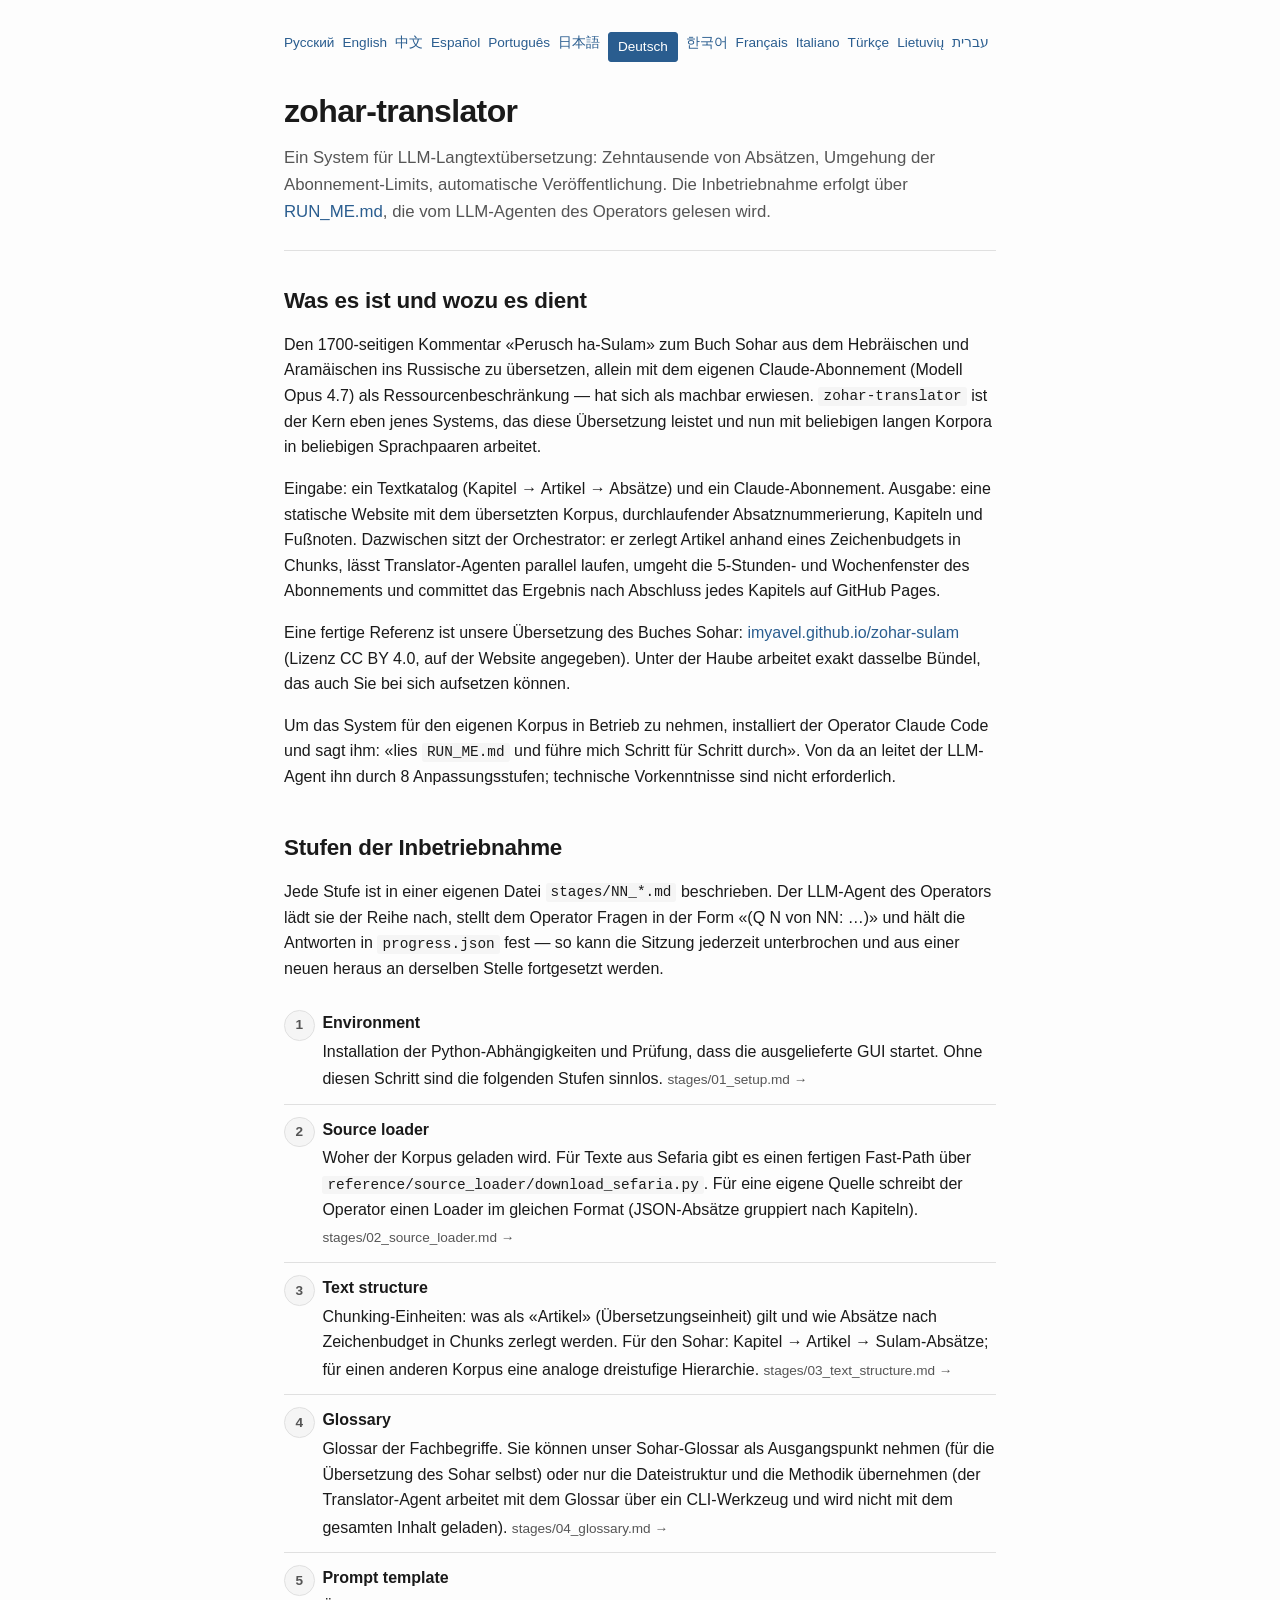
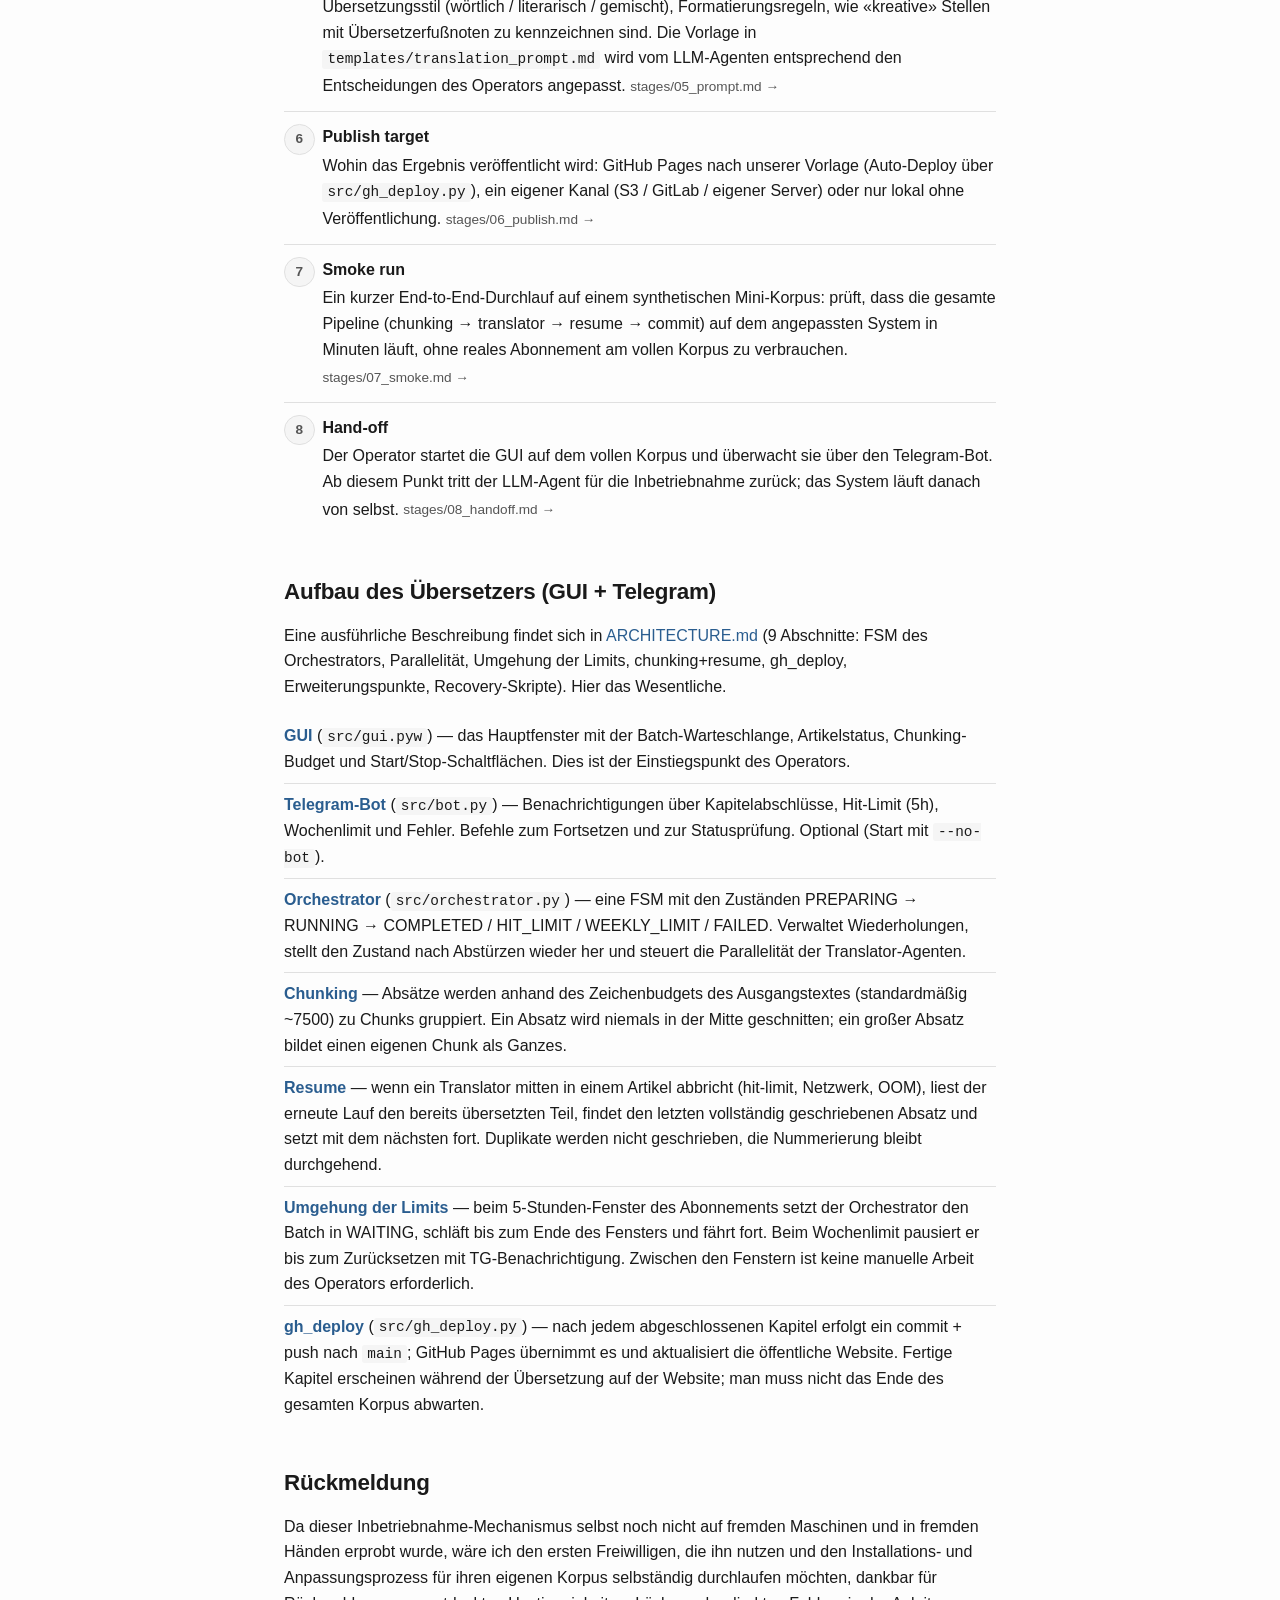
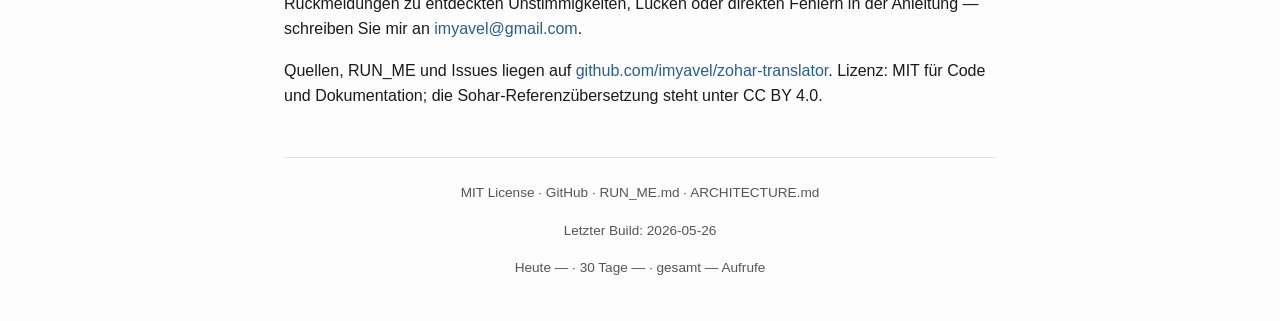
<file: docs/de/index.html>
<!DOCTYPE html>
<html lang="de">
<head>
  <meta charset="UTF-8">
  <meta name="viewport" content="width=device-width, initial-scale=1">
  <title>zohar-translator — ein System für LLM-Langtextübersetzung</title>
  <meta name="description" content="Open-Source-Orchestrator für LLM-Langtextübersetzung. Chunks, Batches, Umgehung der Abonnement-Limits, automatische Veröffentlichung auf GitHub Pages.">
<!-- SEO-PATCH:BEGIN -->
  <link rel="canonical" href="https://imyavel.github.io/zohar-translator/de/">
  <link rel="alternate" hreflang="ru" href="https://imyavel.github.io/zohar-translator/ru/">
  <link rel="alternate" hreflang="en" href="https://imyavel.github.io/zohar-translator/en/">
  <link rel="alternate" hreflang="zh" href="https://imyavel.github.io/zohar-translator/zh/">
  <link rel="alternate" hreflang="es" href="https://imyavel.github.io/zohar-translator/es/">
  <link rel="alternate" hreflang="pt" href="https://imyavel.github.io/zohar-translator/pt/">
  <link rel="alternate" hreflang="ja" href="https://imyavel.github.io/zohar-translator/ja/">
  <link rel="alternate" hreflang="de" href="https://imyavel.github.io/zohar-translator/de/">
  <link rel="alternate" hreflang="ko" href="https://imyavel.github.io/zohar-translator/ko/">
  <link rel="alternate" hreflang="fr" href="https://imyavel.github.io/zohar-translator/fr/">
  <link rel="alternate" hreflang="it" href="https://imyavel.github.io/zohar-translator/it/">
  <link rel="alternate" hreflang="tr" href="https://imyavel.github.io/zohar-translator/tr/">
  <link rel="alternate" hreflang="lt" href="https://imyavel.github.io/zohar-translator/lt/">
  <link rel="alternate" hreflang="he" href="https://imyavel.github.io/zohar-translator/he/">
  <link rel="alternate" hreflang="x-default" href="https://imyavel.github.io/zohar-translator/">
  <meta property="og:type" content="website">
  <meta property="og:url" content="https://imyavel.github.io/zohar-translator/de/">
  <meta property="og:site_name" content="zohar-translator">
  <meta property="og:locale" content="de_DE">
  <meta property="og:title" content="zohar-translator — ein System für LLM-Langtextübersetzung">
  <meta property="og:description" content="Open-Source-Orchestrator für LLM-Langtextübersetzung. Chunks, Batches, Umgehung der Abonnement-Limits, automatische Veröffentlichung auf GitHub Pages.">
  <meta name="twitter:card" content="summary">
  <meta name="twitter:title" content="zohar-translator — ein System für LLM-Langtextübersetzung">
  <meta name="twitter:description" content="Open-Source-Orchestrator für LLM-Langtextübersetzung. Chunks, Batches, Umgehung der Abonnement-Limits, automatische Veröffentlichung auf GitHub Pages.">
<!-- SEO-PATCH:END -->
  <link rel="stylesheet" href="../style.css">
  <script src="../lang.js" defer></script>
  <script data-goatcounter="https://zohar-translator.goatcounter.com/count" async src="//gc.zgo.at/count.js"></script>
</head>
<body>
  <div class="container">
    <header>
      <nav class="lang-switcher" aria-label="Sprachauswahl">
        <a href="../ru/" data-lang="ru">Русский</a>
        <a href="../en/" data-lang="en">English</a>
        <a href="../zh/" data-lang="zh">中文</a>
        <a href="../es/" data-lang="es">Español</a>
        <a href="../pt/" data-lang="pt">Português</a>
        <a href="../ja/" data-lang="ja">日本語</a>
        <span class="current" aria-current="page">Deutsch</span>
        <a href="../ko/" data-lang="ko">한국어</a>
        <a href="../fr/" data-lang="fr">Français</a>
        <a href="../it/" data-lang="it">Italiano</a>
        <a href="../tr/" data-lang="tr">Türkçe</a>
        <a href="../lt/" data-lang="lt">Lietuvių</a>
        <a href="../he/" data-lang="he">עברית</a>
      </nav>
      <h1>zohar-translator</h1>
      <p class="tagline">
        Ein System für LLM-Langtextübersetzung: Zehntausende von Absätzen,
        Umgehung der Abonnement-Limits, automatische Veröffentlichung. Die
        Inbetriebnahme erfolgt über
        <a href="https://github.com/imyavel/zohar-translator/blob/main/RUN_ME.md">RUN_ME.md</a>,
        die vom LLM-Agenten des Operators gelesen wird.
      </p>
    </header>

    <main>
      <section id="what">
        <h2>Was es ist und wozu es dient</h2>
        <p>
          Den 1700-seitigen Kommentar «Perusch ha-Sulam» zum Buch Sohar aus
          dem Hebräischen und Aramäischen ins Russische zu übersetzen, allein
          mit dem eigenen Claude-Abonnement (Modell Opus 4.7) als Ressourcenbeschränkung — hat
          sich als machbar erwiesen. <code>zohar-translator</code> ist der
          Kern eben jenes Systems, das diese Übersetzung leistet und nun mit
          beliebigen langen Korpora in beliebigen Sprachpaaren arbeitet.
        </p>
        <p>
          Eingabe: ein Textkatalog (Kapitel → Artikel → Absätze) und ein
          Claude-Abonnement. Ausgabe: eine statische Website mit dem
          übersetzten Korpus, durchlaufender Absatznummerierung, Kapiteln
          und Fußnoten. Dazwischen sitzt der Orchestrator: er zerlegt
          Artikel anhand eines Zeichenbudgets in Chunks, lässt
          Translator-Agenten parallel laufen, umgeht die 5-Stunden- und
          Wochenfenster des Abonnements und committet das Ergebnis nach
          Abschluss jedes Kapitels auf GitHub Pages.
        </p>
        <p>
          Eine fertige Referenz ist unsere Übersetzung des Buches Sohar:
          <a href="http://imyavel.github.io/zohar-sulam/">imyavel.github.io/zohar-sulam</a>
          (Lizenz CC BY 4.0, auf der Website angegeben). Unter der Haube
          arbeitet exakt dasselbe Bündel, das auch Sie bei sich aufsetzen
          können.
        </p>
        <p>
          Um das System für den eigenen Korpus in Betrieb zu nehmen,
          installiert der Operator Claude Code und sagt ihm: «lies
          <code>RUN_ME.md</code> und führe mich Schritt für Schritt durch».
          Von da an leitet der LLM-Agent ihn durch 8 Anpassungsstufen;
          technische Vorkenntnisse sind nicht erforderlich.
        </p>
      </section>

      <section id="stages">
        <h2>Stufen der Inbetriebnahme</h2>
        <p>
          Jede Stufe ist in einer eigenen Datei <code>stages/NN_*.md</code>
          beschrieben. Der LLM-Agent des Operators lädt sie der Reihe nach,
          stellt dem Operator Fragen in der Form «(Q N von NN: …)» und
          hält die Antworten in <code>progress.json</code> fest — so kann
          die Sitzung jederzeit unterbrochen und aus einer neuen heraus
          an derselben Stelle fortgesetzt werden.
        </p>
        <ol class="stages">
          <li>
            <strong>Environment</strong>
            Installation der Python-Abhängigkeiten und Prüfung, dass die
            ausgelieferte GUI startet. Ohne diesen Schritt sind die
            folgenden Stufen sinnlos.
            <a class="stage-doc" href="https://github.com/imyavel/zohar-translator/blob/main/stages/01_setup.md">stages/01_setup.md →</a>
          </li>
          <li>
            <strong>Source loader</strong>
            Woher der Korpus geladen wird. Für Texte aus Sefaria gibt es
            einen fertigen Fast-Path über
            <code>reference/source_loader/download_sefaria.py</code>. Für
            eine eigene Quelle schreibt der Operator einen Loader im
            gleichen Format (JSON-Absätze gruppiert nach Kapiteln).
            <a class="stage-doc" href="https://github.com/imyavel/zohar-translator/blob/main/stages/02_source_loader.md">stages/02_source_loader.md →</a>
          </li>
          <li>
            <strong>Text structure</strong>
            Chunking-Einheiten: was als «Artikel» (Übersetzungseinheit)
            gilt und wie Absätze nach Zeichenbudget in Chunks zerlegt
            werden. Für den Sohar: Kapitel → Artikel → Sulam-Absätze;
            für einen anderen Korpus eine analoge dreistufige Hierarchie.
            <a class="stage-doc" href="https://github.com/imyavel/zohar-translator/blob/main/stages/03_text_structure.md">stages/03_text_structure.md →</a>
          </li>
          <li>
            <strong>Glossary</strong>
            Glossar der Fachbegriffe. Sie können unser Sohar-Glossar als
            Ausgangspunkt nehmen (für die Übersetzung des Sohar selbst)
            oder nur die Dateistruktur und die Methodik übernehmen (der
            Translator-Agent arbeitet mit dem Glossar über ein
            CLI-Werkzeug und wird nicht mit dem gesamten Inhalt geladen).
            <a class="stage-doc" href="https://github.com/imyavel/zohar-translator/blob/main/stages/04_glossary.md">stages/04_glossary.md →</a>
          </li>
          <li>
            <strong>Prompt template</strong>
            Übersetzungsstil (wörtlich / literarisch / gemischt),
            Formatierungsregeln, wie «kreative» Stellen mit
            Übersetzerfußnoten zu kennzeichnen sind. Die Vorlage in
            <code>templates/translation_prompt.md</code> wird vom
            LLM-Agenten entsprechend den Entscheidungen des Operators
            angepasst.
            <a class="stage-doc" href="https://github.com/imyavel/zohar-translator/blob/main/stages/05_prompt.md">stages/05_prompt.md →</a>
          </li>
          <li>
            <strong>Publish target</strong>
            Wohin das Ergebnis veröffentlicht wird: GitHub Pages nach
            unserer Vorlage (Auto-Deploy über <code>src/gh_deploy.py</code>),
            ein eigener Kanal (S3 / GitLab / eigener Server) oder nur
            lokal ohne Veröffentlichung.
            <a class="stage-doc" href="https://github.com/imyavel/zohar-translator/blob/main/stages/06_publish.md">stages/06_publish.md →</a>
          </li>
          <li>
            <strong>Smoke run</strong>
            Ein kurzer End-to-End-Durchlauf auf einem synthetischen
            Mini-Korpus: prüft, dass die gesamte Pipeline (chunking →
            translator → resume → commit) auf dem angepassten System in
            Minuten läuft, ohne reales Abonnement am vollen Korpus zu
            verbrauchen.
            <a class="stage-doc" href="https://github.com/imyavel/zohar-translator/blob/main/stages/07_smoke.md">stages/07_smoke.md →</a>
          </li>
          <li>
            <strong>Hand-off</strong>
            Der Operator startet die GUI auf dem vollen Korpus und
            überwacht sie über den Telegram-Bot. Ab diesem Punkt tritt
            der LLM-Agent für die Inbetriebnahme zurück; das System läuft
            danach von selbst.
            <a class="stage-doc" href="https://github.com/imyavel/zohar-translator/blob/main/stages/08_handoff.md">stages/08_handoff.md →</a>
          </li>
        </ol>
      </section>

      <section id="architecture">
        <h2>Aufbau des Übersetzers (GUI + Telegram)</h2>
        <p>
          Eine ausführliche Beschreibung findet sich in
          <a href="https://github.com/imyavel/zohar-translator/blob/main/ARCHITECTURE.md">ARCHITECTURE.md</a>
          (9 Abschnitte: FSM des Orchestrators, Parallelität, Umgehung
          der Limits, chunking+resume, gh_deploy, Erweiterungspunkte,
          Recovery-Skripte). Hier das Wesentliche.
        </p>
        <ul class="arch">
          <li>
            <strong>GUI</strong> (<code>src/gui.pyw</code>) — das
            Hauptfenster mit der Batch-Warteschlange, Artikelstatus,
            Chunking-Budget und Start/Stop-Schaltflächen. Dies ist der
            Einstiegspunkt des Operators.
          </li>
          <li>
            <strong>Telegram-Bot</strong> (<code>src/bot.py</code>) —
            Benachrichtigungen über Kapitelabschlüsse, Hit-Limit (5h),
            Wochenlimit und Fehler. Befehle zum Fortsetzen und zur
            Statusprüfung. Optional (Start mit <code>--no-bot</code>).
          </li>
          <li>
            <strong>Orchestrator</strong> (<code>src/orchestrator.py</code>) —
            eine FSM mit den Zuständen PREPARING → RUNNING → COMPLETED /
            HIT_LIMIT / WEEKLY_LIMIT / FAILED. Verwaltet Wiederholungen,
            stellt den Zustand nach Abstürzen wieder her und steuert die
            Parallelität der Translator-Agenten.
          </li>
          <li>
            <strong>Chunking</strong> — Absätze werden anhand des
            Zeichenbudgets des Ausgangstextes (standardmäßig ~7500) zu
            Chunks gruppiert. Ein Absatz wird niemals in der Mitte
            geschnitten; ein großer Absatz bildet einen eigenen Chunk
            als Ganzes.
          </li>
          <li>
            <strong>Resume</strong> — wenn ein Translator mitten in
            einem Artikel abbricht (hit-limit, Netzwerk, OOM), liest der
            erneute Lauf den bereits übersetzten Teil, findet den letzten
            vollständig geschriebenen Absatz und setzt mit dem nächsten
            fort. Duplikate werden nicht geschrieben, die Nummerierung
            bleibt durchgehend.
          </li>
          <li>
            <strong>Umgehung der Limits</strong> — beim 5-Stunden-Fenster
            des Abonnements setzt der Orchestrator den Batch in WAITING,
            schläft bis zum Ende des Fensters und fährt fort. Beim
            Wochenlimit pausiert er bis zum Zurücksetzen mit
            TG-Benachrichtigung. Zwischen den Fenstern ist keine manuelle
            Arbeit des Operators erforderlich.
          </li>
          <li>
            <strong>gh_deploy</strong> (<code>src/gh_deploy.py</code>) —
            nach jedem abgeschlossenen Kapitel erfolgt ein commit + push
            nach <code>main</code>; GitHub Pages übernimmt es und
            aktualisiert die öffentliche Website. Fertige Kapitel
            erscheinen während der Übersetzung auf der Website; man muss
            nicht das Ende des gesamten Korpus abwarten.
          </li>
        </ul>
      </section>

      <section id="contact">
        <h2>Rückmeldung</h2>
        <p>
          Da dieser Inbetriebnahme-Mechanismus selbst noch nicht auf
          fremden Maschinen und in fremden Händen erprobt wurde, wäre ich
          den ersten Freiwilligen, die ihn nutzen und den Installations-
          und Anpassungsprozess für ihren eigenen Korpus selbständig
          durchlaufen möchten, dankbar für Rückmeldungen zu entdeckten
          Unstimmigkeiten, Lücken oder direkten Fehlern in der Anleitung —
          schreiben Sie mir an
          <a href="mailto:imyavel@gmail.com">imyavel@gmail.com</a>.
        </p>
        <p>
          Quellen, RUN_ME und Issues liegen auf
          <a href="https://github.com/imyavel/zohar-translator">github.com/imyavel/zohar-translator</a>.
          Lizenz: MIT für Code und Dokumentation; die Sohar-Referenz­übersetzung
          steht unter CC BY 4.0.
        </p>
      </section>
    </main>

    <footer>
      <p>
        MIT License ·
        <a href="https://github.com/imyavel/zohar-translator">GitHub</a> ·
        <a href="https://github.com/imyavel/zohar-translator/blob/main/RUN_ME.md">RUN_ME.md</a> ·
        <a href="https://github.com/imyavel/zohar-translator/blob/main/ARCHITECTURE.md">ARCHITECTURE.md</a>
      </p>
      <!-- BUILD-DATE:BEGIN -->
      <p class="build-date">Letzter Build: <time datetime="2026-05-26">2026-05-26</time></p>
      <!-- BUILD-DATE:END -->
      <p class="stats-inline">— · — · —</p>
      <script src="../stats.js" defer></script>
    </footer>
  </div>
</body>
</html>
</file>
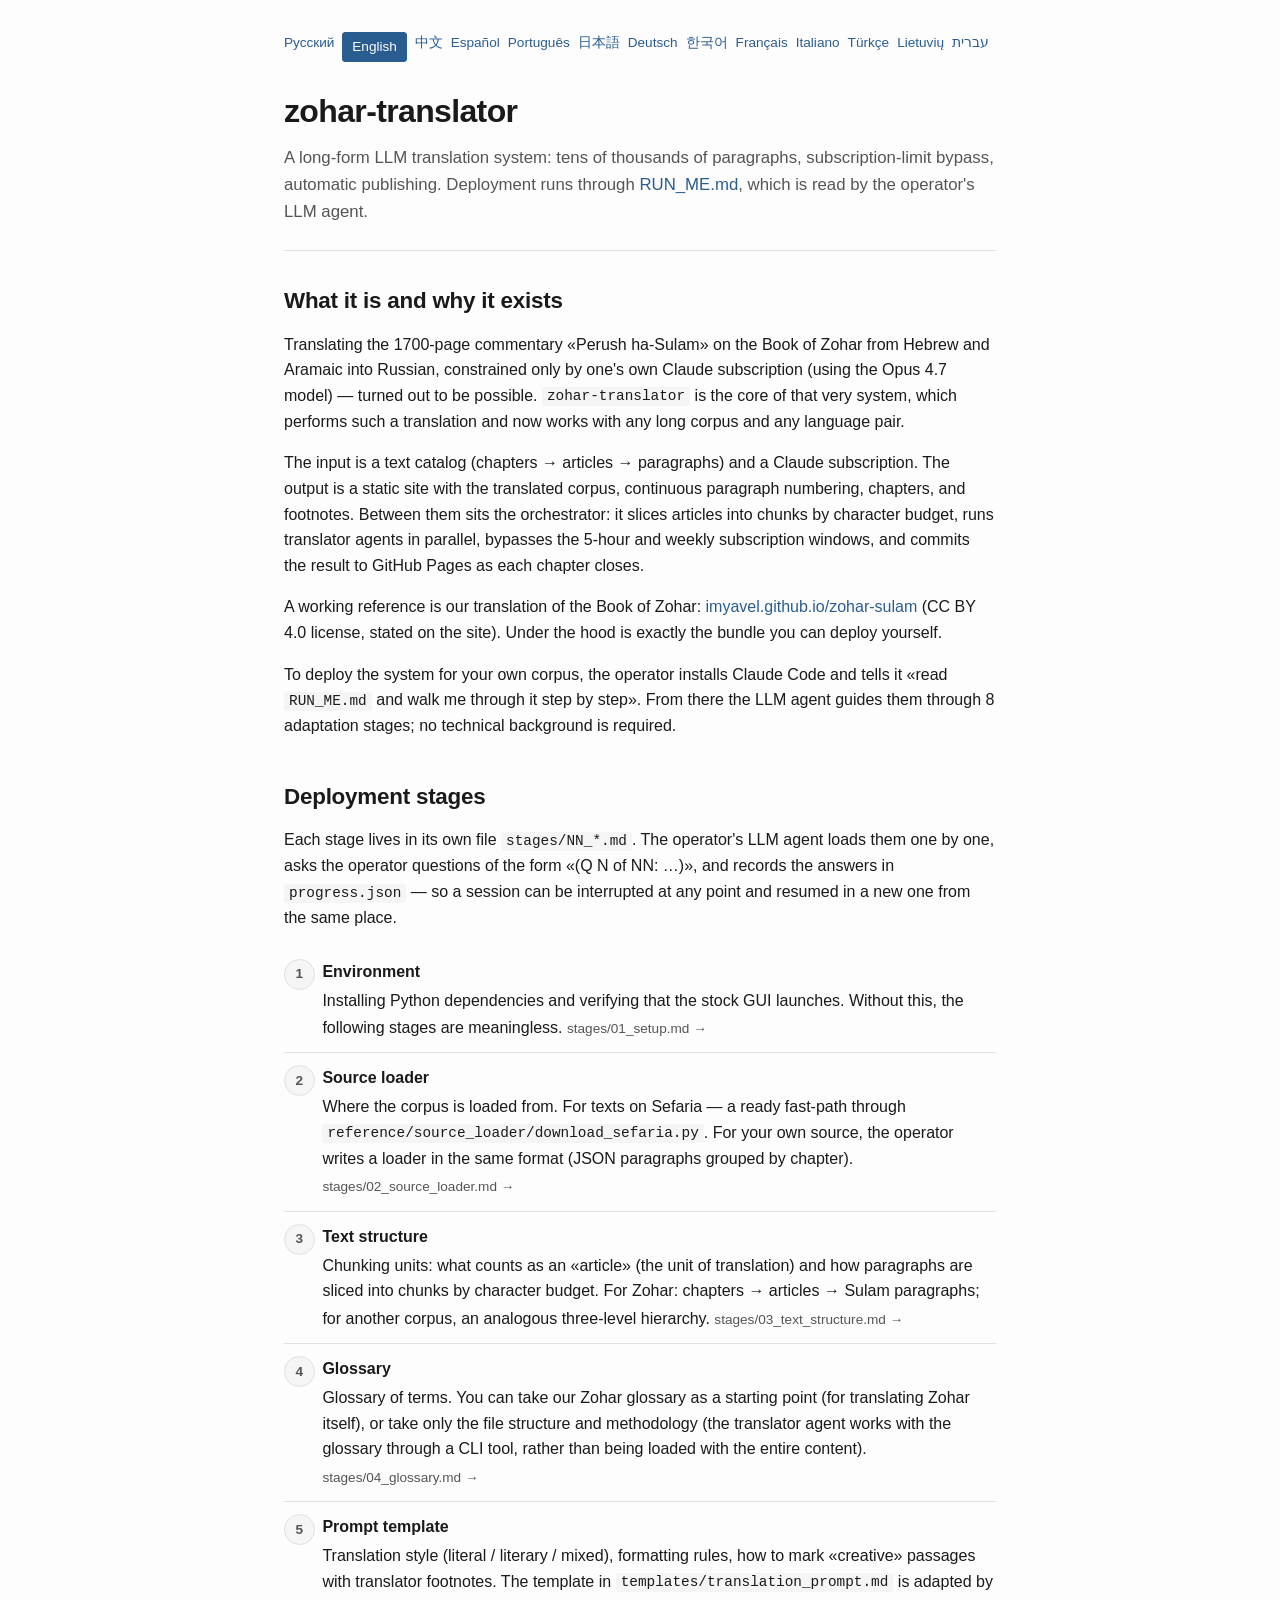
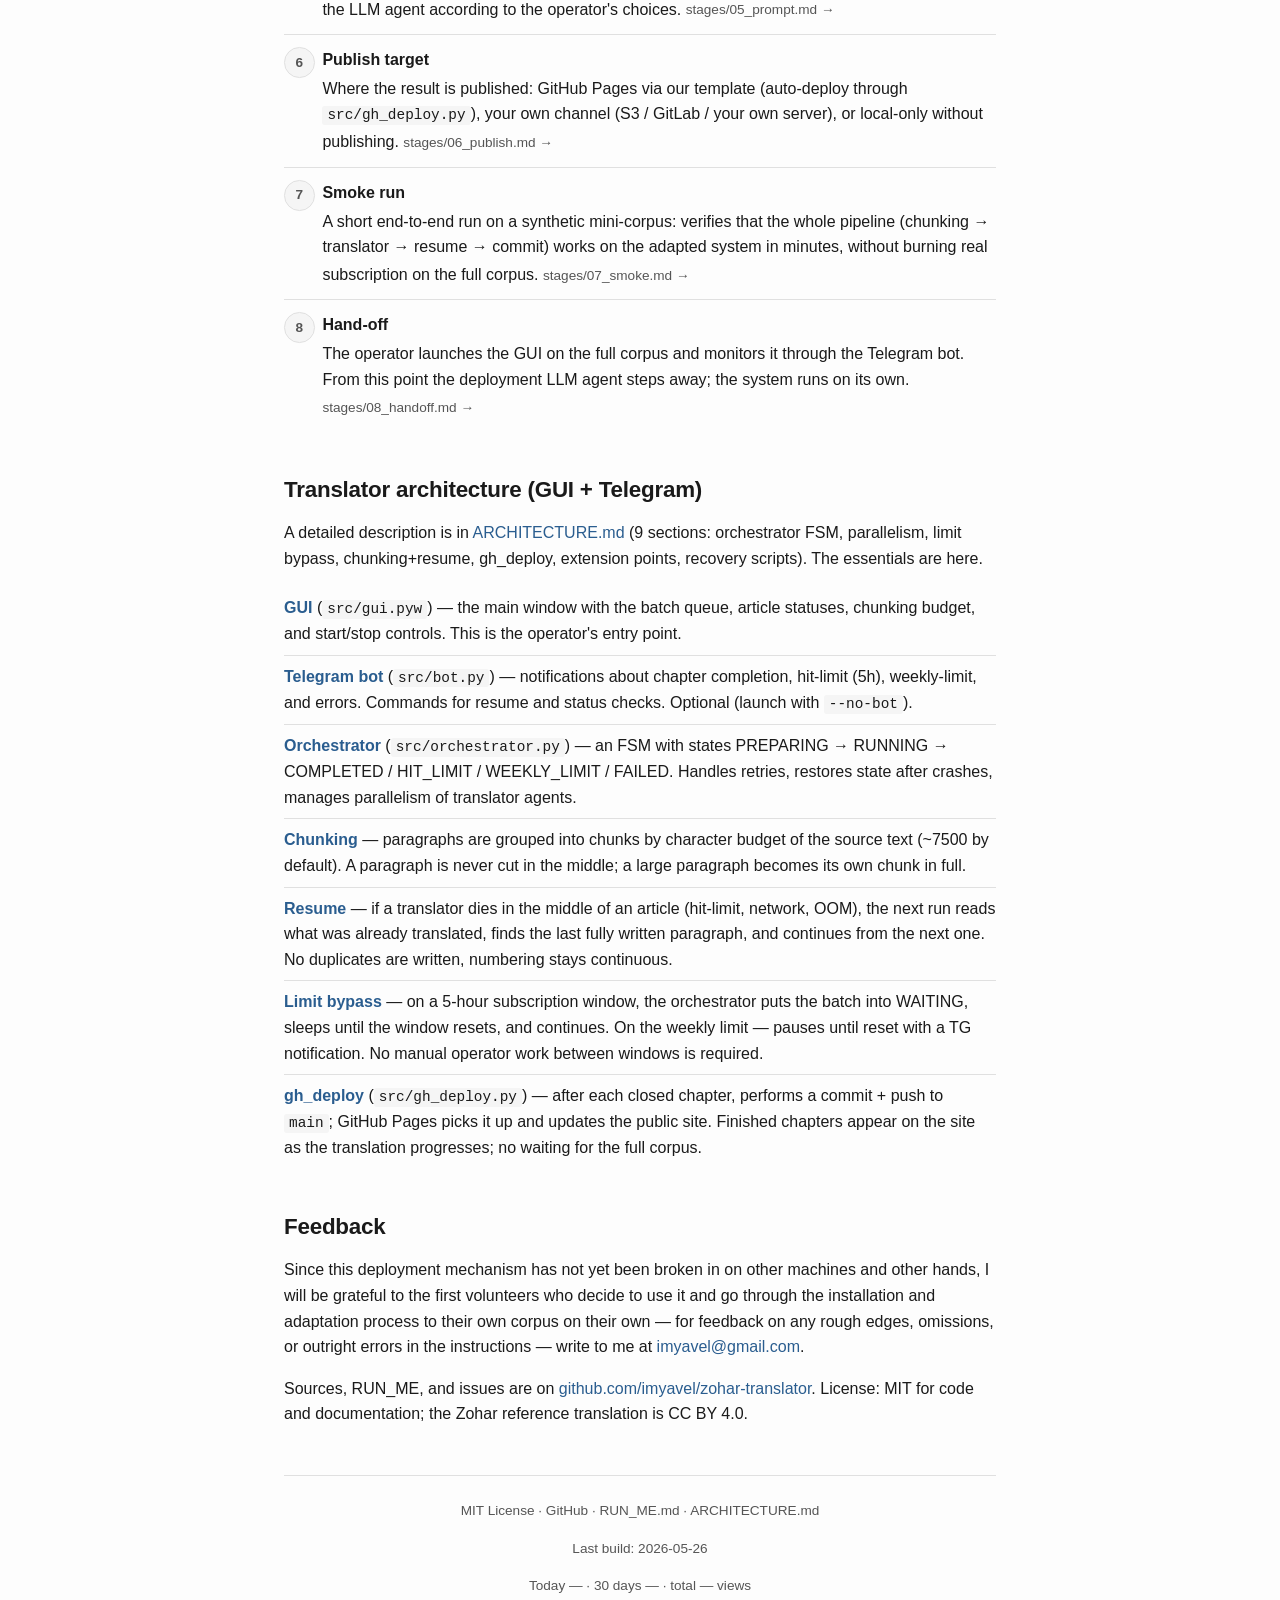
<file: docs/en/index.html>
<!DOCTYPE html>
<html lang="en">
<head>
  <meta charset="UTF-8">
  <meta name="viewport" content="width=device-width, initial-scale=1">
  <title>zohar-translator — a long-form LLM translation system</title>
  <meta name="description" content="Open-source orchestrator for long-form LLM translation. Chunks, batches, subscription-limit bypass, auto-publishing to GitHub Pages.">
<!-- SEO-PATCH:BEGIN -->
  <link rel="canonical" href="https://imyavel.github.io/zohar-translator/en/">
  <link rel="alternate" hreflang="ru" href="https://imyavel.github.io/zohar-translator/ru/">
  <link rel="alternate" hreflang="en" href="https://imyavel.github.io/zohar-translator/en/">
  <link rel="alternate" hreflang="zh" href="https://imyavel.github.io/zohar-translator/zh/">
  <link rel="alternate" hreflang="es" href="https://imyavel.github.io/zohar-translator/es/">
  <link rel="alternate" hreflang="pt" href="https://imyavel.github.io/zohar-translator/pt/">
  <link rel="alternate" hreflang="ja" href="https://imyavel.github.io/zohar-translator/ja/">
  <link rel="alternate" hreflang="de" href="https://imyavel.github.io/zohar-translator/de/">
  <link rel="alternate" hreflang="ko" href="https://imyavel.github.io/zohar-translator/ko/">
  <link rel="alternate" hreflang="fr" href="https://imyavel.github.io/zohar-translator/fr/">
  <link rel="alternate" hreflang="it" href="https://imyavel.github.io/zohar-translator/it/">
  <link rel="alternate" hreflang="tr" href="https://imyavel.github.io/zohar-translator/tr/">
  <link rel="alternate" hreflang="lt" href="https://imyavel.github.io/zohar-translator/lt/">
  <link rel="alternate" hreflang="he" href="https://imyavel.github.io/zohar-translator/he/">
  <link rel="alternate" hreflang="x-default" href="https://imyavel.github.io/zohar-translator/">
  <meta property="og:type" content="website">
  <meta property="og:url" content="https://imyavel.github.io/zohar-translator/en/">
  <meta property="og:site_name" content="zohar-translator">
  <meta property="og:locale" content="en_US">
  <meta property="og:title" content="zohar-translator — a long-form LLM translation system">
  <meta property="og:description" content="Open-source orchestrator for long-form LLM translation. Chunks, batches, subscription-limit bypass, auto-publishing to GitHub Pages.">
  <meta name="twitter:card" content="summary">
  <meta name="twitter:title" content="zohar-translator — a long-form LLM translation system">
  <meta name="twitter:description" content="Open-source orchestrator for long-form LLM translation. Chunks, batches, subscription-limit bypass, auto-publishing to GitHub Pages.">
<!-- SEO-PATCH:END -->
  <link rel="stylesheet" href="../style.css">
  <script src="../lang.js" defer></script>
  <script data-goatcounter="https://zohar-translator.goatcounter.com/count" async src="//gc.zgo.at/count.js"></script>
</head>
<body>
  <div class="container">
    <header>
      <nav class="lang-switcher" aria-label="Language selection">
        <a href="../ru/" data-lang="ru">Русский</a>
        <span class="current" aria-current="page">English</span>
        <a href="../zh/" data-lang="zh">中文</a>
        <a href="../es/" data-lang="es">Español</a>
        <a href="../pt/" data-lang="pt">Português</a>
        <a href="../ja/" data-lang="ja">日本語</a>
        <a href="../de/" data-lang="de">Deutsch</a>
        <a href="../ko/" data-lang="ko">한국어</a>
        <a href="../fr/" data-lang="fr">Français</a>
        <a href="../it/" data-lang="it">Italiano</a>
        <a href="../tr/" data-lang="tr">Türkçe</a>
        <a href="../lt/" data-lang="lt">Lietuvių</a>
        <a href="../he/" data-lang="he">עברית</a>
      </nav>
      <h1>zohar-translator</h1>
      <p class="tagline">
        A long-form LLM translation system: tens of thousands of paragraphs,
        subscription-limit bypass, automatic publishing. Deployment runs through
        <a href="https://github.com/imyavel/zohar-translator/blob/main/RUN_ME.md">RUN_ME.md</a>,
        which is read by the operator's LLM agent.
      </p>
    </header>

    <main>
      <section id="what">
        <h2>What it is and why it exists</h2>
        <p>
          Translating the 1700-page commentary «Perush ha-Sulam» on the Book of
          Zohar from Hebrew and Aramaic into Russian, constrained only by one's
          own Claude subscription (using the Opus 4.7 model) — turned out to be possible.
          <code>zohar-translator</code> is the core of that very system, which
          performs such a translation and now works with any long corpus and
          any language pair.
        </p>
        <p>
          The input is a text catalog (chapters → articles → paragraphs) and a
          Claude subscription. The output is a static site with the translated
          corpus, continuous paragraph numbering, chapters, and footnotes.
          Between them sits the orchestrator: it slices articles into chunks by
          character budget, runs translator agents in parallel, bypasses the
          5-hour and weekly subscription windows, and commits the result to
          GitHub Pages as each chapter closes.
        </p>
        <p>
          A working reference is our translation of the Book of Zohar:
          <a href="http://imyavel.github.io/zohar-sulam/">imyavel.github.io/zohar-sulam</a>
          (CC BY 4.0 license, stated on the site). Under the hood is exactly
          the bundle you can deploy yourself.
        </p>
        <p>
          To deploy the system for your own corpus, the operator installs
          Claude Code and tells it «read <code>RUN_ME.md</code> and walk me
          through it step by step». From there the LLM agent guides them
          through 8 adaptation stages; no technical background is required.
        </p>
      </section>

      <section id="stages">
        <h2>Deployment stages</h2>
        <p>
          Each stage lives in its own file <code>stages/NN_*.md</code>. The
          operator's LLM agent loads them one by one, asks the operator
          questions of the form «(Q N of NN: …)», and records the answers in
          <code>progress.json</code> — so a session can be interrupted at any
          point and resumed in a new one from the same place.
        </p>
        <ol class="stages">
          <li>
            <strong>Environment</strong>
            Installing Python dependencies and verifying that the stock GUI
            launches. Without this, the following stages are meaningless.
            <a class="stage-doc" href="https://github.com/imyavel/zohar-translator/blob/main/stages/01_setup.md">stages/01_setup.md →</a>
          </li>
          <li>
            <strong>Source loader</strong>
            Where the corpus is loaded from. For texts on Sefaria — a ready
            fast-path through <code>reference/source_loader/download_sefaria.py</code>.
            For your own source, the operator writes a loader in the same
            format (JSON paragraphs grouped by chapter).
            <a class="stage-doc" href="https://github.com/imyavel/zohar-translator/blob/main/stages/02_source_loader.md">stages/02_source_loader.md →</a>
          </li>
          <li>
            <strong>Text structure</strong>
            Chunking units: what counts as an «article» (the unit of
            translation) and how paragraphs are sliced into chunks by character
            budget. For Zohar: chapters → articles → Sulam paragraphs; for
            another corpus, an analogous three-level hierarchy.
            <a class="stage-doc" href="https://github.com/imyavel/zohar-translator/blob/main/stages/03_text_structure.md">stages/03_text_structure.md →</a>
          </li>
          <li>
            <strong>Glossary</strong>
            Glossary of terms. You can take our Zohar glossary as a starting
            point (for translating Zohar itself), or take only the file
            structure and methodology (the translator agent works with the
            glossary through a CLI tool, rather than being loaded with the
            entire content).
            <a class="stage-doc" href="https://github.com/imyavel/zohar-translator/blob/main/stages/04_glossary.md">stages/04_glossary.md →</a>
          </li>
          <li>
            <strong>Prompt template</strong>
            Translation style (literal / literary / mixed), formatting rules,
            how to mark «creative» passages with translator footnotes. The
            template in <code>templates/translation_prompt.md</code> is adapted
            by the LLM agent according to the operator's choices.
            <a class="stage-doc" href="https://github.com/imyavel/zohar-translator/blob/main/stages/05_prompt.md">stages/05_prompt.md →</a>
          </li>
          <li>
            <strong>Publish target</strong>
            Where the result is published: GitHub Pages via our template
            (auto-deploy through <code>src/gh_deploy.py</code>), your own
            channel (S3 / GitLab / your own server), or local-only without
            publishing.
            <a class="stage-doc" href="https://github.com/imyavel/zohar-translator/blob/main/stages/06_publish.md">stages/06_publish.md →</a>
          </li>
          <li>
            <strong>Smoke run</strong>
            A short end-to-end run on a synthetic mini-corpus: verifies that
            the whole pipeline (chunking → translator → resume → commit) works
            on the adapted system in minutes, without burning real subscription
            on the full corpus.
            <a class="stage-doc" href="https://github.com/imyavel/zohar-translator/blob/main/stages/07_smoke.md">stages/07_smoke.md →</a>
          </li>
          <li>
            <strong>Hand-off</strong>
            The operator launches the GUI on the full corpus and monitors it
            through the Telegram bot. From this point the deployment LLM agent
            steps away; the system runs on its own.
            <a class="stage-doc" href="https://github.com/imyavel/zohar-translator/blob/main/stages/08_handoff.md">stages/08_handoff.md →</a>
          </li>
        </ol>
      </section>

      <section id="architecture">
        <h2>Translator architecture (GUI + Telegram)</h2>
        <p>
          A detailed description is in
          <a href="https://github.com/imyavel/zohar-translator/blob/main/ARCHITECTURE.md">ARCHITECTURE.md</a>
          (9 sections: orchestrator FSM, parallelism, limit bypass,
          chunking+resume, gh_deploy, extension points, recovery scripts).
          The essentials are here.
        </p>
        <ul class="arch">
          <li>
            <strong>GUI</strong> (<code>src/gui.pyw</code>) — the main window
            with the batch queue, article statuses, chunking budget, and
            start/stop controls. This is the operator's entry point.
          </li>
          <li>
            <strong>Telegram bot</strong> (<code>src/bot.py</code>) —
            notifications about chapter completion, hit-limit (5h),
            weekly-limit, and errors. Commands for resume and status checks.
            Optional (launch with <code>--no-bot</code>).
          </li>
          <li>
            <strong>Orchestrator</strong> (<code>src/orchestrator.py</code>) —
            an FSM with states PREPARING → RUNNING → COMPLETED / HIT_LIMIT /
            WEEKLY_LIMIT / FAILED. Handles retries, restores state after
            crashes, manages parallelism of translator agents.
          </li>
          <li>
            <strong>Chunking</strong> — paragraphs are grouped into chunks by
            character budget of the source text (~7500 by default). A paragraph
            is never cut in the middle; a large paragraph becomes its own
            chunk in full.
          </li>
          <li>
            <strong>Resume</strong> — if a translator dies in the middle of an
            article (hit-limit, network, OOM), the next run reads what was
            already translated, finds the last fully written paragraph, and
            continues from the next one. No duplicates are written, numbering
            stays continuous.
          </li>
          <li>
            <strong>Limit bypass</strong> — on a 5-hour subscription window,
            the orchestrator puts the batch into WAITING, sleeps until the
            window resets, and continues. On the weekly limit — pauses until
            reset with a TG notification. No manual operator work between
            windows is required.
          </li>
          <li>
            <strong>gh_deploy</strong> (<code>src/gh_deploy.py</code>) — after
            each closed chapter, performs a commit + push to <code>main</code>;
            GitHub Pages picks it up and updates the public site. Finished
            chapters appear on the site as the translation progresses;
            no waiting for the full corpus.
          </li>
        </ul>
      </section>

      <section id="contact">
        <h2>Feedback</h2>
        <p>
          Since this deployment mechanism has not yet been broken in on other
          machines and other hands, I will be grateful to the first volunteers
          who decide to use it and go through the installation and adaptation
          process to their own corpus on their own — for feedback on any
          rough edges, omissions, or outright errors in the instructions —
          write to me at
          <a href="mailto:imyavel@gmail.com">imyavel@gmail.com</a>.
        </p>
        <p>
          Sources, RUN_ME, and issues are on
          <a href="https://github.com/imyavel/zohar-translator">github.com/imyavel/zohar-translator</a>.
          License: MIT for code and documentation; the Zohar reference
          translation is CC BY 4.0.
        </p>
      </section>
    </main>

    <footer>
      <p>
        MIT License ·
        <a href="https://github.com/imyavel/zohar-translator">GitHub</a> ·
        <a href="https://github.com/imyavel/zohar-translator/blob/main/RUN_ME.md">RUN_ME.md</a> ·
        <a href="https://github.com/imyavel/zohar-translator/blob/main/ARCHITECTURE.md">ARCHITECTURE.md</a>
      </p>
      <!-- BUILD-DATE:BEGIN -->
      <p class="build-date">Last build: <time datetime="2026-05-26">2026-05-26</time></p>
      <!-- BUILD-DATE:END -->
      <p class="stats-inline">— · — · —</p>
      <script src="../stats.js" defer></script>
    </footer>
  </div>
</body>
</html>
</file>
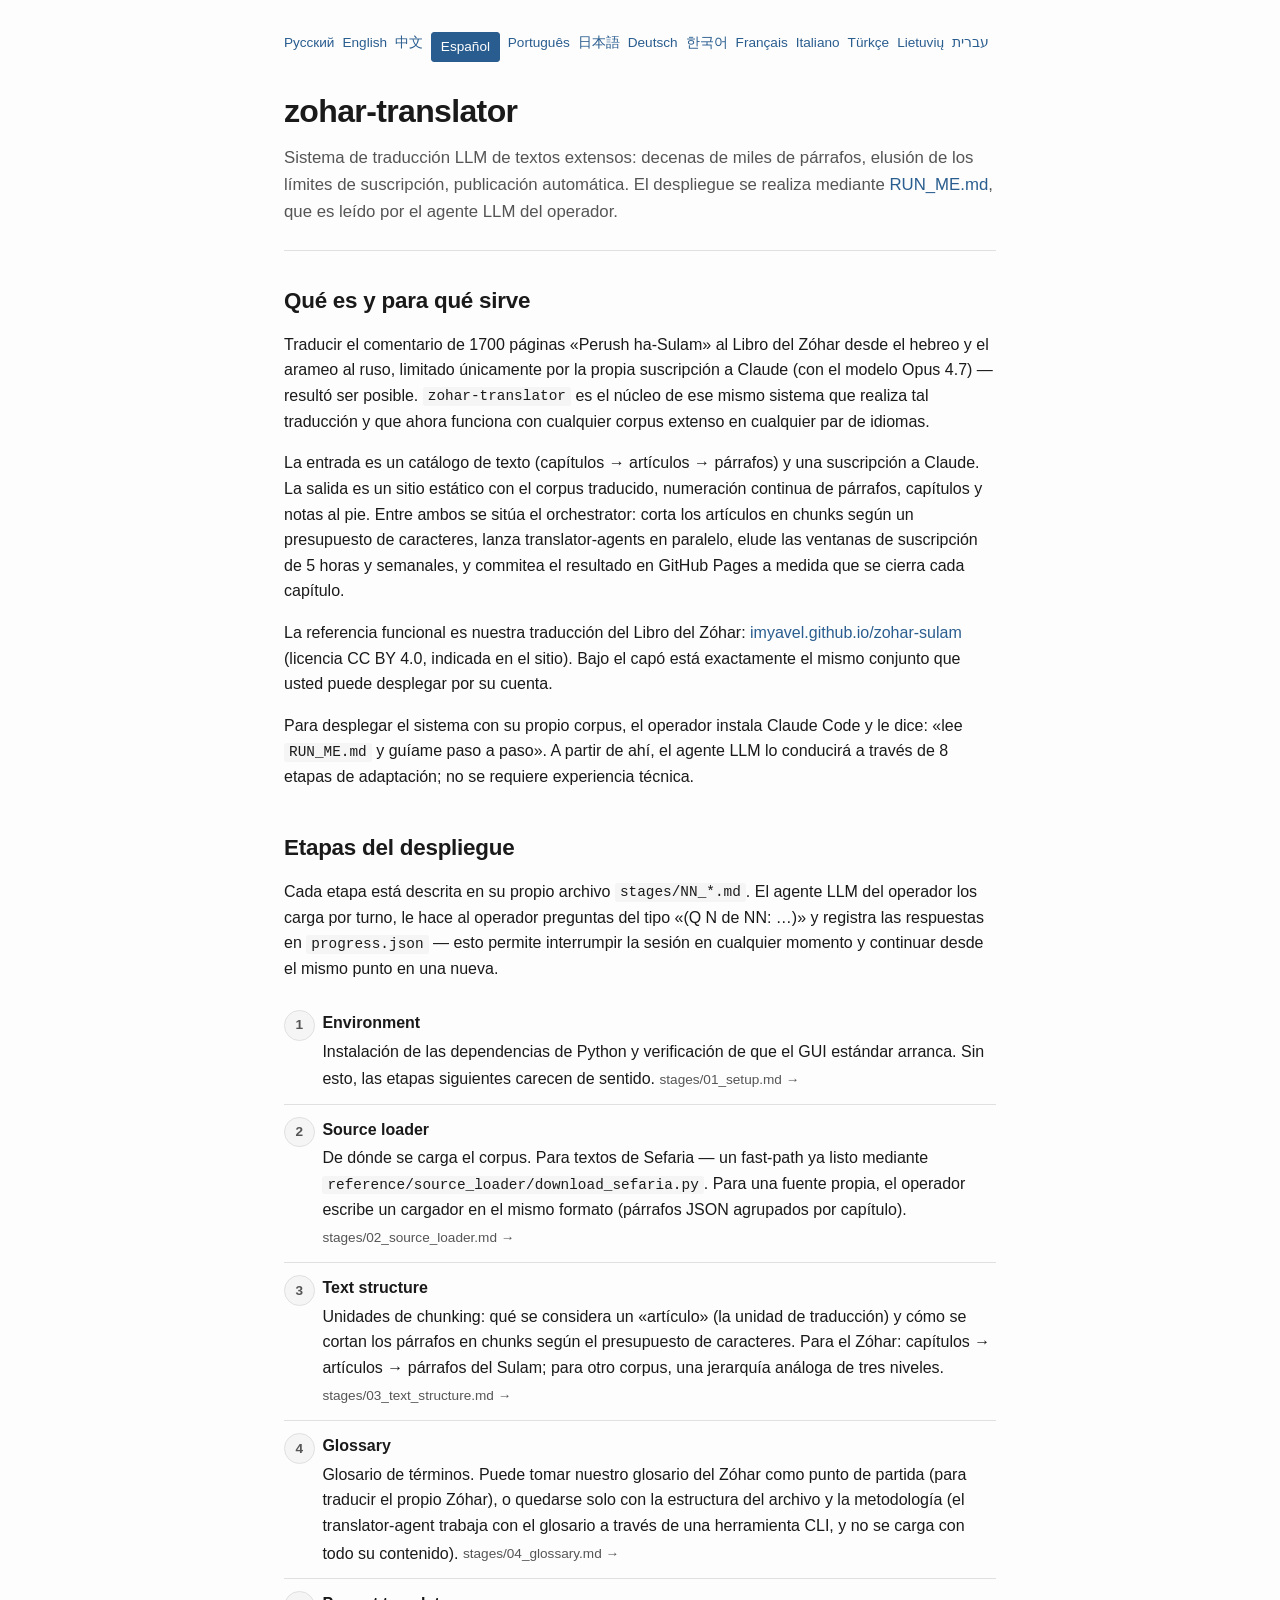
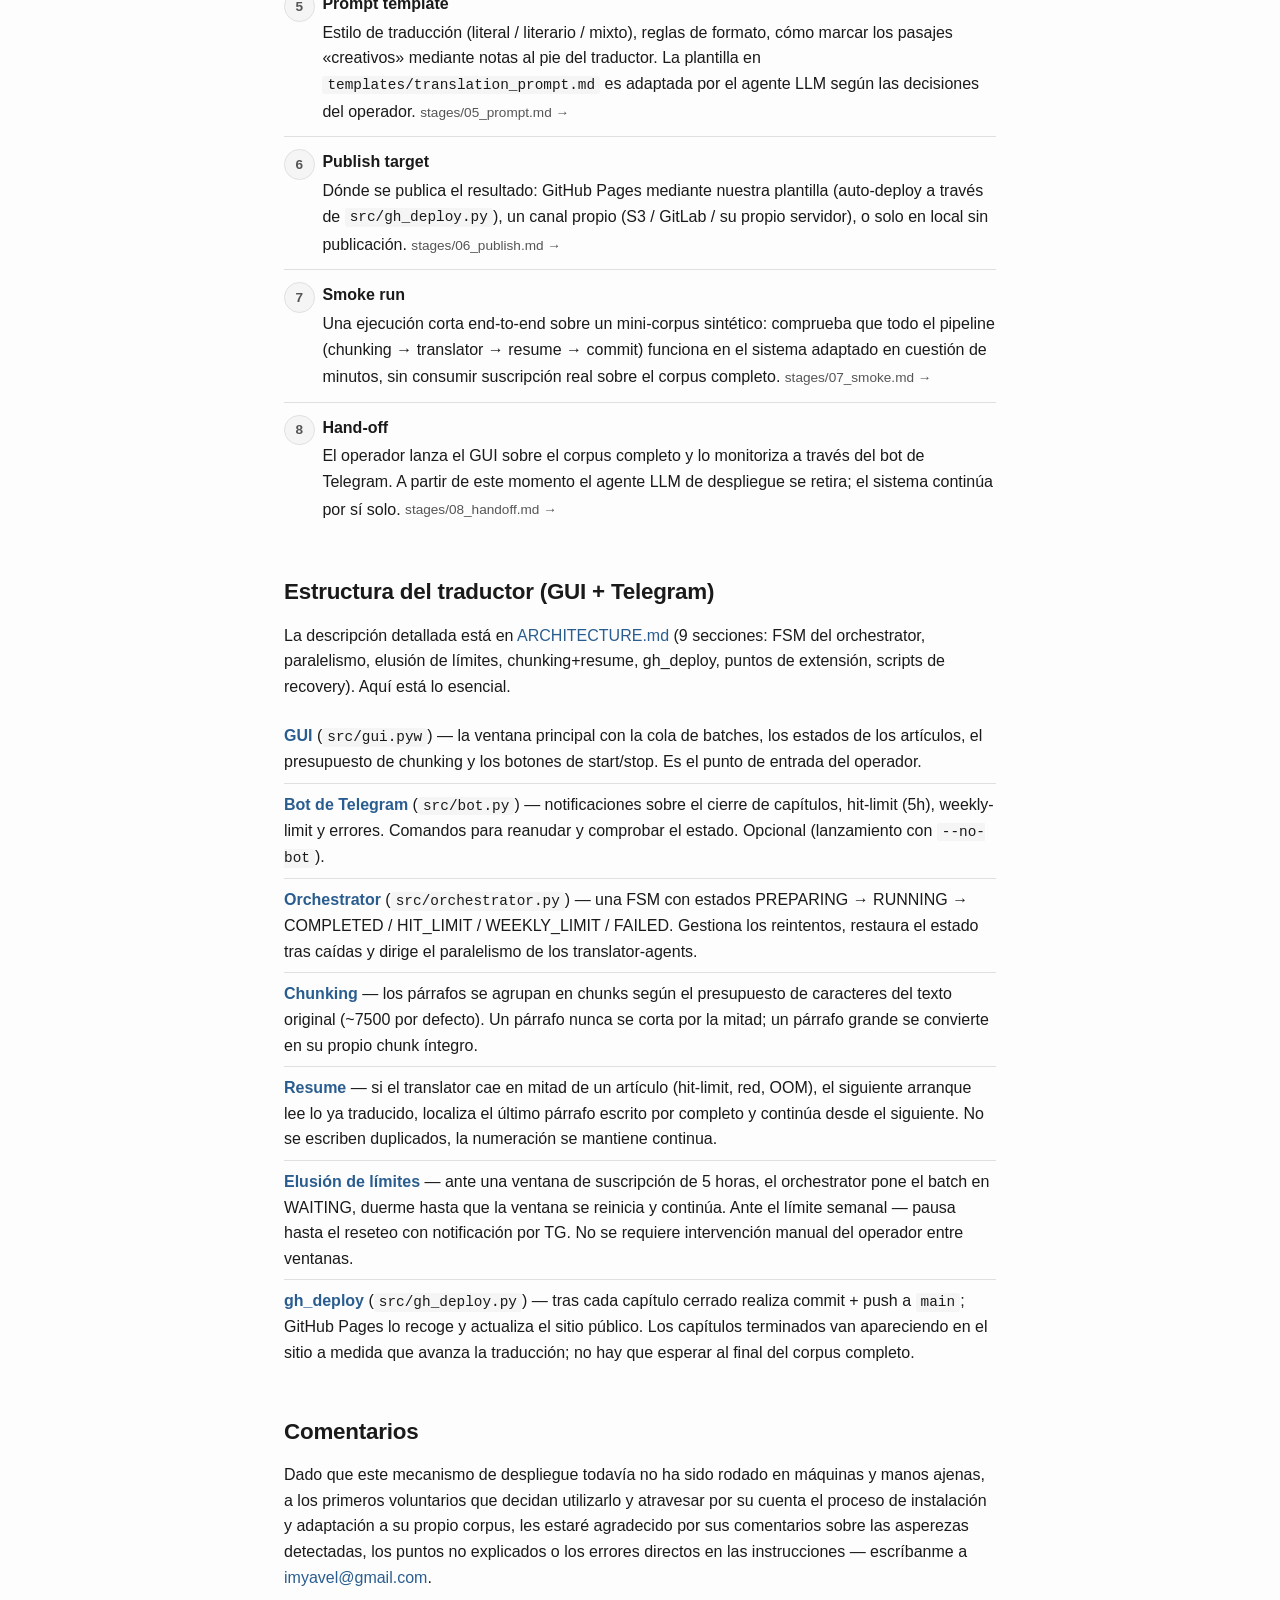
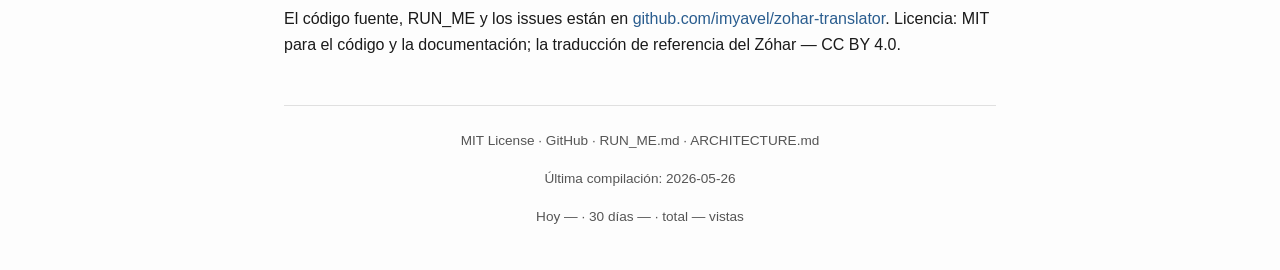
<file: docs/es/index.html>
<!DOCTYPE html>
<html lang="es">
<head>
  <meta charset="UTF-8">
  <meta name="viewport" content="width=device-width, initial-scale=1">
  <title>zohar-translator — sistema de traducción LLM de textos extensos</title>
  <meta name="description" content="Orquestador open-source de traducción LLM de textos extensos. Chunks, batches, elusión de los límites de suscripción, publicación automática en GitHub Pages.">
<!-- SEO-PATCH:BEGIN -->
  <link rel="canonical" href="https://imyavel.github.io/zohar-translator/es/">
  <link rel="alternate" hreflang="ru" href="https://imyavel.github.io/zohar-translator/ru/">
  <link rel="alternate" hreflang="en" href="https://imyavel.github.io/zohar-translator/en/">
  <link rel="alternate" hreflang="zh" href="https://imyavel.github.io/zohar-translator/zh/">
  <link rel="alternate" hreflang="es" href="https://imyavel.github.io/zohar-translator/es/">
  <link rel="alternate" hreflang="pt" href="https://imyavel.github.io/zohar-translator/pt/">
  <link rel="alternate" hreflang="ja" href="https://imyavel.github.io/zohar-translator/ja/">
  <link rel="alternate" hreflang="de" href="https://imyavel.github.io/zohar-translator/de/">
  <link rel="alternate" hreflang="ko" href="https://imyavel.github.io/zohar-translator/ko/">
  <link rel="alternate" hreflang="fr" href="https://imyavel.github.io/zohar-translator/fr/">
  <link rel="alternate" hreflang="it" href="https://imyavel.github.io/zohar-translator/it/">
  <link rel="alternate" hreflang="tr" href="https://imyavel.github.io/zohar-translator/tr/">
  <link rel="alternate" hreflang="lt" href="https://imyavel.github.io/zohar-translator/lt/">
  <link rel="alternate" hreflang="he" href="https://imyavel.github.io/zohar-translator/he/">
  <link rel="alternate" hreflang="x-default" href="https://imyavel.github.io/zohar-translator/">
  <meta property="og:type" content="website">
  <meta property="og:url" content="https://imyavel.github.io/zohar-translator/es/">
  <meta property="og:site_name" content="zohar-translator">
  <meta property="og:locale" content="es_ES">
  <meta property="og:title" content="zohar-translator — sistema de traducción LLM de textos extensos">
  <meta property="og:description" content="Orquestador open-source de traducción LLM de textos extensos. Chunks, batches, elusión de los límites de suscripción, publicación automática en GitHub Pages.">
  <meta name="twitter:card" content="summary">
  <meta name="twitter:title" content="zohar-translator — sistema de traducción LLM de textos extensos">
  <meta name="twitter:description" content="Orquestador open-source de traducción LLM de textos extensos. Chunks, batches, elusión de los límites de suscripción, publicación automática en GitHub Pages.">
<!-- SEO-PATCH:END -->
  <link rel="stylesheet" href="../style.css">
  <script src="../lang.js" defer></script>
  <script data-goatcounter="https://zohar-translator.goatcounter.com/count" async src="//gc.zgo.at/count.js"></script>
</head>
<body>
  <div class="container">
    <header>
      <nav class="lang-switcher" aria-label="Selección de idioma">
        <a href="../ru/" data-lang="ru">Русский</a>
        <a href="../en/" data-lang="en">English</a>
        <a href="../zh/" data-lang="zh">中文</a>
        <span class="current" aria-current="page">Español</span>
        <a href="../pt/" data-lang="pt">Português</a>
        <a href="../ja/" data-lang="ja">日本語</a>
        <a href="../de/" data-lang="de">Deutsch</a>
        <a href="../ko/" data-lang="ko">한국어</a>
        <a href="../fr/" data-lang="fr">Français</a>
        <a href="../it/" data-lang="it">Italiano</a>
        <a href="../tr/" data-lang="tr">Türkçe</a>
        <a href="../lt/" data-lang="lt">Lietuvių</a>
        <a href="../he/" data-lang="he">עברית</a>
      </nav>
      <h1>zohar-translator</h1>
      <p class="tagline">
        Sistema de traducción LLM de textos extensos: decenas de miles de párrafos,
        elusión de los límites de suscripción, publicación automática. El despliegue
        se realiza mediante
        <a href="https://github.com/imyavel/zohar-translator/blob/main/RUN_ME.md">RUN_ME.md</a>,
        que es leído por el agente LLM del operador.
      </p>
    </header>

    <main>
      <section id="what">
        <h2>Qué es y para qué sirve</h2>
        <p>
          Traducir el comentario de 1700 páginas «Perush ha-Sulam» al Libro del
          Zóhar desde el hebreo y el arameo al ruso, limitado únicamente por la
          propia suscripción a Claude (con el modelo Opus 4.7) — resultó ser posible.
          <code>zohar-translator</code> es el núcleo de ese mismo sistema que
          realiza tal traducción y que ahora funciona con cualquier corpus extenso
          en cualquier par de idiomas.
        </p>
        <p>
          La entrada es un catálogo de texto (capítulos → artículos → párrafos)
          y una suscripción a Claude. La salida es un sitio estático con el corpus
          traducido, numeración continua de párrafos, capítulos y notas al pie.
          Entre ambos se sitúa el orchestrator: corta los artículos en chunks según
          un presupuesto de caracteres, lanza translator-agents en paralelo, elude
          las ventanas de suscripción de 5 horas y semanales, y commitea el
          resultado en GitHub Pages a medida que se cierra cada capítulo.
        </p>
        <p>
          La referencia funcional es nuestra traducción del Libro del Zóhar:
          <a href="http://imyavel.github.io/zohar-sulam/">imyavel.github.io/zohar-sulam</a>
          (licencia CC BY 4.0, indicada en el sitio). Bajo el capó está exactamente
          el mismo conjunto que usted puede desplegar por su cuenta.
        </p>
        <p>
          Para desplegar el sistema con su propio corpus, el operador instala
          Claude Code y le dice: «lee <code>RUN_ME.md</code> y guíame paso a
          paso». A partir de ahí, el agente LLM lo conducirá a través de 8
          etapas de adaptación; no se requiere experiencia técnica.
        </p>
      </section>

      <section id="stages">
        <h2>Etapas del despliegue</h2>
        <p>
          Cada etapa está descrita en su propio archivo <code>stages/NN_*.md</code>.
          El agente LLM del operador los carga por turno, le hace al operador
          preguntas del tipo «(Q N de NN: …)» y registra las respuestas en
          <code>progress.json</code> — esto permite interrumpir la sesión en
          cualquier momento y continuar desde el mismo punto en una nueva.
        </p>
        <ol class="stages">
          <li>
            <strong>Environment</strong>
            Instalación de las dependencias de Python y verificación de que el
            GUI estándar arranca. Sin esto, las etapas siguientes carecen de
            sentido.
            <a class="stage-doc" href="https://github.com/imyavel/zohar-translator/blob/main/stages/01_setup.md">stages/01_setup.md →</a>
          </li>
          <li>
            <strong>Source loader</strong>
            De dónde se carga el corpus. Para textos de Sefaria — un fast-path
            ya listo mediante <code>reference/source_loader/download_sefaria.py</code>.
            Para una fuente propia, el operador escribe un cargador en el mismo
            formato (párrafos JSON agrupados por capítulo).
            <a class="stage-doc" href="https://github.com/imyavel/zohar-translator/blob/main/stages/02_source_loader.md">stages/02_source_loader.md →</a>
          </li>
          <li>
            <strong>Text structure</strong>
            Unidades de chunking: qué se considera un «artículo» (la unidad de
            traducción) y cómo se cortan los párrafos en chunks según el
            presupuesto de caracteres. Para el Zóhar: capítulos → artículos →
            párrafos del Sulam; para otro corpus, una jerarquía análoga de tres
            niveles.
            <a class="stage-doc" href="https://github.com/imyavel/zohar-translator/blob/main/stages/03_text_structure.md">stages/03_text_structure.md →</a>
          </li>
          <li>
            <strong>Glossary</strong>
            Glosario de términos. Puede tomar nuestro glosario del Zóhar como
            punto de partida (para traducir el propio Zóhar), o quedarse solo
            con la estructura del archivo y la metodología (el translator-agent
            trabaja con el glosario a través de una herramienta CLI, y no se
            carga con todo su contenido).
            <a class="stage-doc" href="https://github.com/imyavel/zohar-translator/blob/main/stages/04_glossary.md">stages/04_glossary.md →</a>
          </li>
          <li>
            <strong>Prompt template</strong>
            Estilo de traducción (literal / literario / mixto), reglas de
            formato, cómo marcar los pasajes «creativos» mediante notas al pie
            del traductor. La plantilla en <code>templates/translation_prompt.md</code>
            es adaptada por el agente LLM según las decisiones del operador.
            <a class="stage-doc" href="https://github.com/imyavel/zohar-translator/blob/main/stages/05_prompt.md">stages/05_prompt.md →</a>
          </li>
          <li>
            <strong>Publish target</strong>
            Dónde se publica el resultado: GitHub Pages mediante nuestra
            plantilla (auto-deploy a través de <code>src/gh_deploy.py</code>),
            un canal propio (S3 / GitLab / su propio servidor), o solo en local
            sin publicación.
            <a class="stage-doc" href="https://github.com/imyavel/zohar-translator/blob/main/stages/06_publish.md">stages/06_publish.md →</a>
          </li>
          <li>
            <strong>Smoke run</strong>
            Una ejecución corta end-to-end sobre un mini-corpus sintético:
            comprueba que todo el pipeline (chunking → translator → resume →
            commit) funciona en el sistema adaptado en cuestión de minutos,
            sin consumir suscripción real sobre el corpus completo.
            <a class="stage-doc" href="https://github.com/imyavel/zohar-translator/blob/main/stages/07_smoke.md">stages/07_smoke.md →</a>
          </li>
          <li>
            <strong>Hand-off</strong>
            El operador lanza el GUI sobre el corpus completo y lo monitoriza
            a través del bot de Telegram. A partir de este momento el agente
            LLM de despliegue se retira; el sistema continúa por sí solo.
            <a class="stage-doc" href="https://github.com/imyavel/zohar-translator/blob/main/stages/08_handoff.md">stages/08_handoff.md →</a>
          </li>
        </ol>
      </section>

      <section id="architecture">
        <h2>Estructura del traductor (GUI + Telegram)</h2>
        <p>
          La descripción detallada está en
          <a href="https://github.com/imyavel/zohar-translator/blob/main/ARCHITECTURE.md">ARCHITECTURE.md</a>
          (9 secciones: FSM del orchestrator, paralelismo, elusión de límites,
          chunking+resume, gh_deploy, puntos de extensión, scripts de recovery).
          Aquí está lo esencial.
        </p>
        <ul class="arch">
          <li>
            <strong>GUI</strong> (<code>src/gui.pyw</code>) — la ventana principal
            con la cola de batches, los estados de los artículos, el presupuesto
            de chunking y los botones de start/stop. Es el punto de entrada del
            operador.
          </li>
          <li>
            <strong>Bot de Telegram</strong> (<code>src/bot.py</code>) —
            notificaciones sobre el cierre de capítulos, hit-limit (5h),
            weekly-limit y errores. Comandos para reanudar y comprobar el
            estado. Opcional (lanzamiento con <code>--no-bot</code>).
          </li>
          <li>
            <strong>Orchestrator</strong> (<code>src/orchestrator.py</code>) —
            una FSM con estados PREPARING → RUNNING → COMPLETED / HIT_LIMIT /
            WEEKLY_LIMIT / FAILED. Gestiona los reintentos, restaura el estado
            tras caídas y dirige el paralelismo de los translator-agents.
          </li>
          <li>
            <strong>Chunking</strong> — los párrafos se agrupan en chunks según
            el presupuesto de caracteres del texto original (~7500 por defecto).
            Un párrafo nunca se corta por la mitad; un párrafo grande se
            convierte en su propio chunk íntegro.
          </li>
          <li>
            <strong>Resume</strong> — si el translator cae en mitad de un
            artículo (hit-limit, red, OOM), el siguiente arranque lee lo ya
            traducido, localiza el último párrafo escrito por completo y
            continúa desde el siguiente. No se escriben duplicados, la
            numeración se mantiene continua.
          </li>
          <li>
            <strong>Elusión de límites</strong> — ante una ventana de
            suscripción de 5 horas, el orchestrator pone el batch en WAITING,
            duerme hasta que la ventana se reinicia y continúa. Ante el límite
            semanal — pausa hasta el reseteo con notificación por TG. No se
            requiere intervención manual del operador entre ventanas.
          </li>
          <li>
            <strong>gh_deploy</strong> (<code>src/gh_deploy.py</code>) — tras
            cada capítulo cerrado realiza commit + push a <code>main</code>;
            GitHub Pages lo recoge y actualiza el sitio público. Los capítulos
            terminados van apareciendo en el sitio a medida que avanza la
            traducción; no hay que esperar al final del corpus completo.
          </li>
        </ul>
      </section>

      <section id="contact">
        <h2>Comentarios</h2>
        <p>
          Dado que este mecanismo de despliegue todavía no ha sido rodado en
          máquinas y manos ajenas, a los primeros voluntarios que decidan
          utilizarlo y atravesar por su cuenta el proceso de instalación y
          adaptación a su propio corpus, les estaré agradecido por sus
          comentarios sobre las asperezas detectadas, los puntos no explicados
          o los errores directos en las instrucciones — escríbanme a
          <a href="mailto:imyavel@gmail.com">imyavel@gmail.com</a>.
        </p>
        <p>
          El código fuente, RUN_ME y los issues están en
          <a href="https://github.com/imyavel/zohar-translator">github.com/imyavel/zohar-translator</a>.
          Licencia: MIT para el código y la documentación; la traducción de
          referencia del Zóhar — CC BY 4.0.
        </p>
      </section>
    </main>

    <footer>
      <p>
        MIT License ·
        <a href="https://github.com/imyavel/zohar-translator">GitHub</a> ·
        <a href="https://github.com/imyavel/zohar-translator/blob/main/RUN_ME.md">RUN_ME.md</a> ·
        <a href="https://github.com/imyavel/zohar-translator/blob/main/ARCHITECTURE.md">ARCHITECTURE.md</a>
      </p>
      <!-- BUILD-DATE:BEGIN -->
      <p class="build-date">Última compilación: <time datetime="2026-05-26">2026-05-26</time></p>
      <!-- BUILD-DATE:END -->
      <p class="stats-inline">— · — · —</p>
      <script src="../stats.js" defer></script>
    </footer>
  </div>
</body>
</html>
</file>
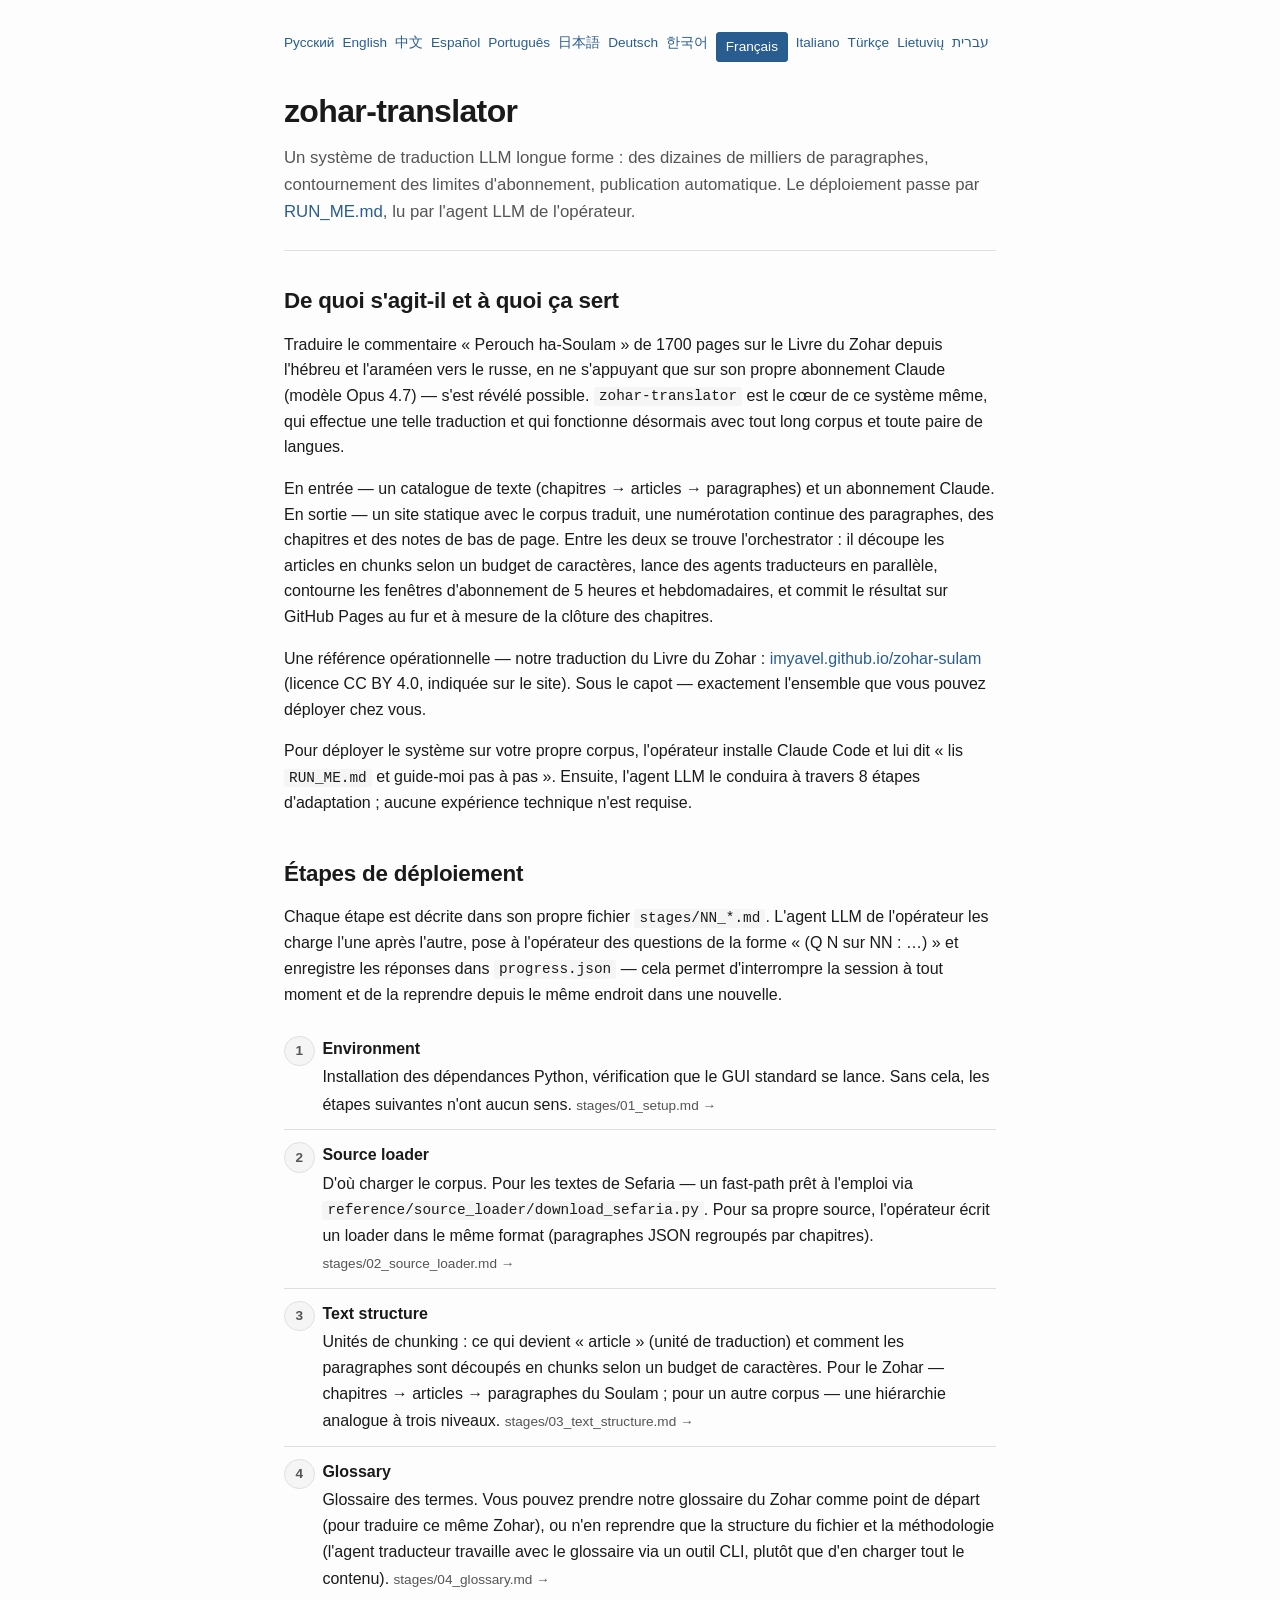
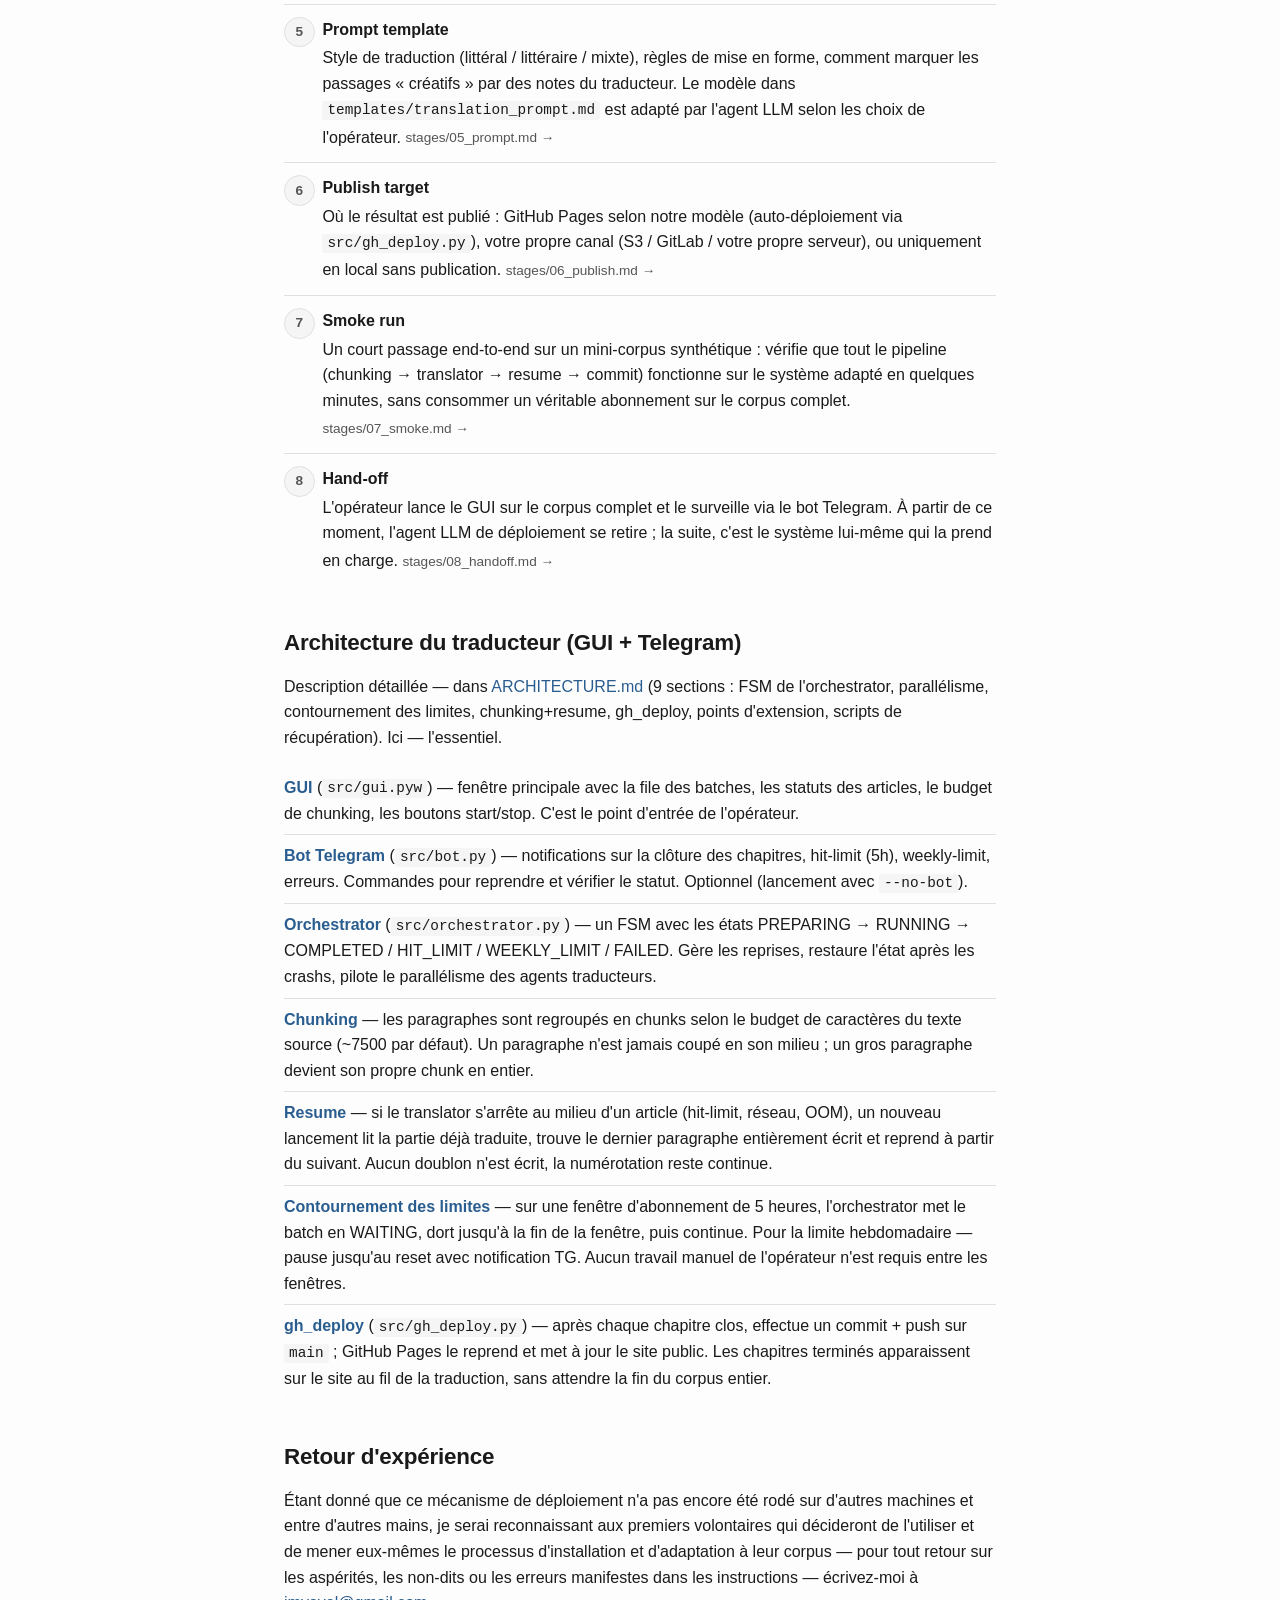
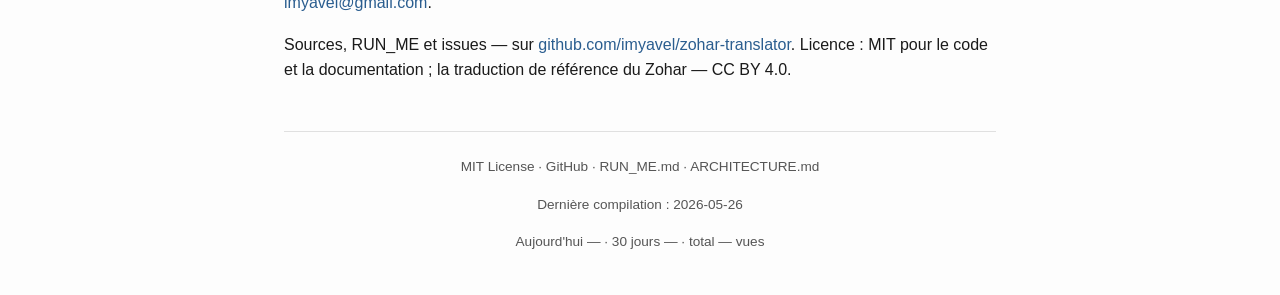
<file: docs/fr/index.html>
<!DOCTYPE html>
<html lang="fr">
<head>
  <meta charset="UTF-8">
  <meta name="viewport" content="width=device-width, initial-scale=1">
  <title>zohar-translator — système de traduction LLM longue forme</title>
  <meta name="description" content="Orchestrateur open-source pour la traduction LLM longue forme. Chunks, batches, contournement des limites d'abonnement, publication automatique sur GitHub Pages.">
<!-- SEO-PATCH:BEGIN -->
  <link rel="canonical" href="https://imyavel.github.io/zohar-translator/fr/">
  <link rel="alternate" hreflang="ru" href="https://imyavel.github.io/zohar-translator/ru/">
  <link rel="alternate" hreflang="en" href="https://imyavel.github.io/zohar-translator/en/">
  <link rel="alternate" hreflang="zh" href="https://imyavel.github.io/zohar-translator/zh/">
  <link rel="alternate" hreflang="es" href="https://imyavel.github.io/zohar-translator/es/">
  <link rel="alternate" hreflang="pt" href="https://imyavel.github.io/zohar-translator/pt/">
  <link rel="alternate" hreflang="ja" href="https://imyavel.github.io/zohar-translator/ja/">
  <link rel="alternate" hreflang="de" href="https://imyavel.github.io/zohar-translator/de/">
  <link rel="alternate" hreflang="ko" href="https://imyavel.github.io/zohar-translator/ko/">
  <link rel="alternate" hreflang="fr" href="https://imyavel.github.io/zohar-translator/fr/">
  <link rel="alternate" hreflang="it" href="https://imyavel.github.io/zohar-translator/it/">
  <link rel="alternate" hreflang="tr" href="https://imyavel.github.io/zohar-translator/tr/">
  <link rel="alternate" hreflang="lt" href="https://imyavel.github.io/zohar-translator/lt/">
  <link rel="alternate" hreflang="he" href="https://imyavel.github.io/zohar-translator/he/">
  <link rel="alternate" hreflang="x-default" href="https://imyavel.github.io/zohar-translator/">
  <meta property="og:type" content="website">
  <meta property="og:url" content="https://imyavel.github.io/zohar-translator/fr/">
  <meta property="og:site_name" content="zohar-translator">
  <meta property="og:locale" content="fr_FR">
  <meta property="og:title" content="zohar-translator — système de traduction LLM longue forme">
  <meta property="og:description" content="Orchestrateur open-source pour la traduction LLM longue forme. Chunks, batches, contournement des limites d'abonnement, publication automatique sur GitHub Pages.">
  <meta name="twitter:card" content="summary">
  <meta name="twitter:title" content="zohar-translator — système de traduction LLM longue forme">
  <meta name="twitter:description" content="Orchestrateur open-source pour la traduction LLM longue forme. Chunks, batches, contournement des limites d'abonnement, publication automatique sur GitHub Pages.">
<!-- SEO-PATCH:END -->
  <link rel="stylesheet" href="../style.css">
  <script src="../lang.js" defer></script>
  <script data-goatcounter="https://zohar-translator.goatcounter.com/count" async src="//gc.zgo.at/count.js"></script>
</head>
<body>
  <div class="container">
    <header>
      <nav class="lang-switcher" aria-label="Sélection de la langue">
        <a href="../ru/" data-lang="ru">Русский</a>
        <a href="../en/" data-lang="en">English</a>
        <a href="../zh/" data-lang="zh">中文</a>
        <a href="../es/" data-lang="es">Español</a>
        <a href="../pt/" data-lang="pt">Português</a>
        <a href="../ja/" data-lang="ja">日本語</a>
        <a href="../de/" data-lang="de">Deutsch</a>
        <a href="../ko/" data-lang="ko">한국어</a>
        <span class="current" aria-current="page">Français</span>
        <a href="../it/" data-lang="it">Italiano</a>
        <a href="../tr/" data-lang="tr">Türkçe</a>
        <a href="../lt/" data-lang="lt">Lietuvių</a>
        <a href="../he/" data-lang="he">עברית</a>
      </nav>
      <h1>zohar-translator</h1>
      <p class="tagline">
        Un système de traduction LLM longue forme : des dizaines de milliers de
        paragraphes, contournement des limites d'abonnement, publication
        automatique. Le déploiement passe par
        <a href="https://github.com/imyavel/zohar-translator/blob/main/RUN_ME.md">RUN_ME.md</a>,
        lu par l'agent LLM de l'opérateur.
      </p>
    </header>

    <main>
      <section id="what">
        <h2>De quoi s'agit-il et à quoi ça sert</h2>
        <p>
          Traduire le commentaire « Perouch ha-Soulam » de 1700 pages sur le
          Livre du Zohar depuis l'hébreu et l'araméen vers le russe, en ne
          s'appuyant que sur son propre abonnement Claude (modèle Opus 4.7) — s'est révélé
          possible. <code>zohar-translator</code> est le cœur de ce système même,
          qui effectue une telle traduction et qui fonctionne désormais avec
          tout long corpus et toute paire de langues.
        </p>
        <p>
          En entrée — un catalogue de texte (chapitres → articles → paragraphes)
          et un abonnement Claude. En sortie — un site statique avec le corpus
          traduit, une numérotation continue des paragraphes, des chapitres et
          des notes de bas de page. Entre les deux se trouve l'orchestrator :
          il découpe les articles en chunks selon un budget de caractères, lance
          des agents traducteurs en parallèle, contourne les fenêtres
          d'abonnement de 5 heures et hebdomadaires, et commit le résultat sur
          GitHub Pages au fur et à mesure de la clôture des chapitres.
        </p>
        <p>
          Une référence opérationnelle — notre traduction du Livre du Zohar :
          <a href="http://imyavel.github.io/zohar-sulam/">imyavel.github.io/zohar-sulam</a>
          (licence CC BY 4.0, indiquée sur le site). Sous le capot — exactement
          l'ensemble que vous pouvez déployer chez vous.
        </p>
        <p>
          Pour déployer le système sur votre propre corpus, l'opérateur installe
          Claude Code et lui dit « lis <code>RUN_ME.md</code> et guide-moi pas à
          pas ». Ensuite, l'agent LLM le conduira à travers 8 étapes
          d'adaptation ; aucune expérience technique n'est requise.
        </p>
      </section>

      <section id="stages">
        <h2>Étapes de déploiement</h2>
        <p>
          Chaque étape est décrite dans son propre fichier
          <code>stages/NN_*.md</code>. L'agent LLM de l'opérateur les charge
          l'une après l'autre, pose à l'opérateur des questions de la forme
          « (Q N sur NN : …) » et enregistre les réponses dans
          <code>progress.json</code> — cela permet d'interrompre la session à
          tout moment et de la reprendre depuis le même endroit dans une
          nouvelle.
        </p>
        <ol class="stages">
          <li>
            <strong>Environment</strong>
            Installation des dépendances Python, vérification que le GUI
            standard se lance. Sans cela, les étapes suivantes n'ont aucun sens.
            <a class="stage-doc" href="https://github.com/imyavel/zohar-translator/blob/main/stages/01_setup.md">stages/01_setup.md →</a>
          </li>
          <li>
            <strong>Source loader</strong>
            D'où charger le corpus. Pour les textes de Sefaria — un fast-path
            prêt à l'emploi via <code>reference/source_loader/download_sefaria.py</code>.
            Pour sa propre source, l'opérateur écrit un loader dans le même
            format (paragraphes JSON regroupés par chapitres).
            <a class="stage-doc" href="https://github.com/imyavel/zohar-translator/blob/main/stages/02_source_loader.md">stages/02_source_loader.md →</a>
          </li>
          <li>
            <strong>Text structure</strong>
            Unités de chunking : ce qui devient « article » (unité de traduction)
            et comment les paragraphes sont découpés en chunks selon un budget
            de caractères. Pour le Zohar — chapitres → articles → paragraphes
            du Soulam ; pour un autre corpus — une hiérarchie analogue à trois
            niveaux.
            <a class="stage-doc" href="https://github.com/imyavel/zohar-translator/blob/main/stages/03_text_structure.md">stages/03_text_structure.md →</a>
          </li>
          <li>
            <strong>Glossary</strong>
            Glossaire des termes. Vous pouvez prendre notre glossaire du Zohar
            comme point de départ (pour traduire ce même Zohar), ou n'en
            reprendre que la structure du fichier et la méthodologie (l'agent
            traducteur travaille avec le glossaire via un outil CLI, plutôt que
            d'en charger tout le contenu).
            <a class="stage-doc" href="https://github.com/imyavel/zohar-translator/blob/main/stages/04_glossary.md">stages/04_glossary.md →</a>
          </li>
          <li>
            <strong>Prompt template</strong>
            Style de traduction (littéral / littéraire / mixte), règles de mise
            en forme, comment marquer les passages « créatifs » par des notes
            du traducteur. Le modèle dans <code>templates/translation_prompt.md</code>
            est adapté par l'agent LLM selon les choix de l'opérateur.
            <a class="stage-doc" href="https://github.com/imyavel/zohar-translator/blob/main/stages/05_prompt.md">stages/05_prompt.md →</a>
          </li>
          <li>
            <strong>Publish target</strong>
            Où le résultat est publié : GitHub Pages selon notre modèle
            (auto-déploiement via <code>src/gh_deploy.py</code>), votre propre
            canal (S3 / GitLab / votre propre serveur), ou uniquement en local
            sans publication.
            <a class="stage-doc" href="https://github.com/imyavel/zohar-translator/blob/main/stages/06_publish.md">stages/06_publish.md →</a>
          </li>
          <li>
            <strong>Smoke run</strong>
            Un court passage end-to-end sur un mini-corpus synthétique :
            vérifie que tout le pipeline (chunking → translator → resume →
            commit) fonctionne sur le système adapté en quelques minutes, sans
            consommer un véritable abonnement sur le corpus complet.
            <a class="stage-doc" href="https://github.com/imyavel/zohar-translator/blob/main/stages/07_smoke.md">stages/07_smoke.md →</a>
          </li>
          <li>
            <strong>Hand-off</strong>
            L'opérateur lance le GUI sur le corpus complet et le surveille via
            le bot Telegram. À partir de ce moment, l'agent LLM de déploiement
            se retire ; la suite, c'est le système lui-même qui la prend en
            charge.
            <a class="stage-doc" href="https://github.com/imyavel/zohar-translator/blob/main/stages/08_handoff.md">stages/08_handoff.md →</a>
          </li>
        </ol>
      </section>

      <section id="architecture">
        <h2>Architecture du traducteur (GUI + Telegram)</h2>
        <p>
          Description détaillée — dans
          <a href="https://github.com/imyavel/zohar-translator/blob/main/ARCHITECTURE.md">ARCHITECTURE.md</a>
          (9 sections : FSM de l'orchestrator, parallélisme, contournement des
          limites, chunking+resume, gh_deploy, points d'extension, scripts de
          récupération). Ici — l'essentiel.
        </p>
        <ul class="arch">
          <li>
            <strong>GUI</strong> (<code>src/gui.pyw</code>) — fenêtre principale
            avec la file des batches, les statuts des articles, le budget de
            chunking, les boutons start/stop. C'est le point d'entrée de
            l'opérateur.
          </li>
          <li>
            <strong>Bot Telegram</strong> (<code>src/bot.py</code>) —
            notifications sur la clôture des chapitres, hit-limit (5h),
            weekly-limit, erreurs. Commandes pour reprendre et vérifier le
            statut. Optionnel (lancement avec <code>--no-bot</code>).
          </li>
          <li>
            <strong>Orchestrator</strong> (<code>src/orchestrator.py</code>) —
            un FSM avec les états PREPARING → RUNNING → COMPLETED / HIT_LIMIT
            / WEEKLY_LIMIT / FAILED. Gère les reprises, restaure l'état après
            les crashs, pilote le parallélisme des agents traducteurs.
          </li>
          <li>
            <strong>Chunking</strong> — les paragraphes sont regroupés en chunks
            selon le budget de caractères du texte source (~7500 par défaut).
            Un paragraphe n'est jamais coupé en son milieu ; un gros paragraphe
            devient son propre chunk en entier.
          </li>
          <li>
            <strong>Resume</strong> — si le translator s'arrête au milieu d'un
            article (hit-limit, réseau, OOM), un nouveau lancement lit la partie
            déjà traduite, trouve le dernier paragraphe entièrement écrit et
            reprend à partir du suivant. Aucun doublon n'est écrit, la
            numérotation reste continue.
          </li>
          <li>
            <strong>Contournement des limites</strong> — sur une fenêtre
            d'abonnement de 5 heures, l'orchestrator met le batch en WAITING,
            dort jusqu'à la fin de la fenêtre, puis continue. Pour la limite
            hebdomadaire — pause jusqu'au reset avec notification TG. Aucun
            travail manuel de l'opérateur n'est requis entre les fenêtres.
          </li>
          <li>
            <strong>gh_deploy</strong> (<code>src/gh_deploy.py</code>) — après
            chaque chapitre clos, effectue un commit + push sur <code>main</code> ;
            GitHub Pages le reprend et met à jour le site public. Les chapitres
            terminés apparaissent sur le site au fil de la traduction, sans
            attendre la fin du corpus entier.
          </li>
        </ul>
      </section>

      <section id="contact">
        <h2>Retour d'expérience</h2>
        <p>
          Étant donné que ce mécanisme de déploiement n'a pas encore été rodé
          sur d'autres machines et entre d'autres mains, je serai reconnaissant
          aux premiers volontaires qui décideront de l'utiliser et de mener
          eux-mêmes le processus d'installation et d'adaptation à leur corpus —
          pour tout retour sur les aspérités, les non-dits ou les erreurs
          manifestes dans les instructions — écrivez-moi à
          <a href="mailto:imyavel@gmail.com">imyavel@gmail.com</a>.
        </p>
        <p>
          Sources, RUN_ME et issues — sur
          <a href="https://github.com/imyavel/zohar-translator">github.com/imyavel/zohar-translator</a>.
          Licence : MIT pour le code et la documentation ; la traduction de
          référence du Zohar — CC BY 4.0.
        </p>
      </section>
    </main>

    <footer>
      <p>
        MIT License ·
        <a href="https://github.com/imyavel/zohar-translator">GitHub</a> ·
        <a href="https://github.com/imyavel/zohar-translator/blob/main/RUN_ME.md">RUN_ME.md</a> ·
        <a href="https://github.com/imyavel/zohar-translator/blob/main/ARCHITECTURE.md">ARCHITECTURE.md</a>
      </p>
      <!-- BUILD-DATE:BEGIN -->
      <p class="build-date">Dernière compilation : <time datetime="2026-05-26">2026-05-26</time></p>
      <!-- BUILD-DATE:END -->
      <p class="stats-inline">— · — · —</p>
      <script src="../stats.js" defer></script>
    </footer>
  </div>
</body>
</html>
</file>
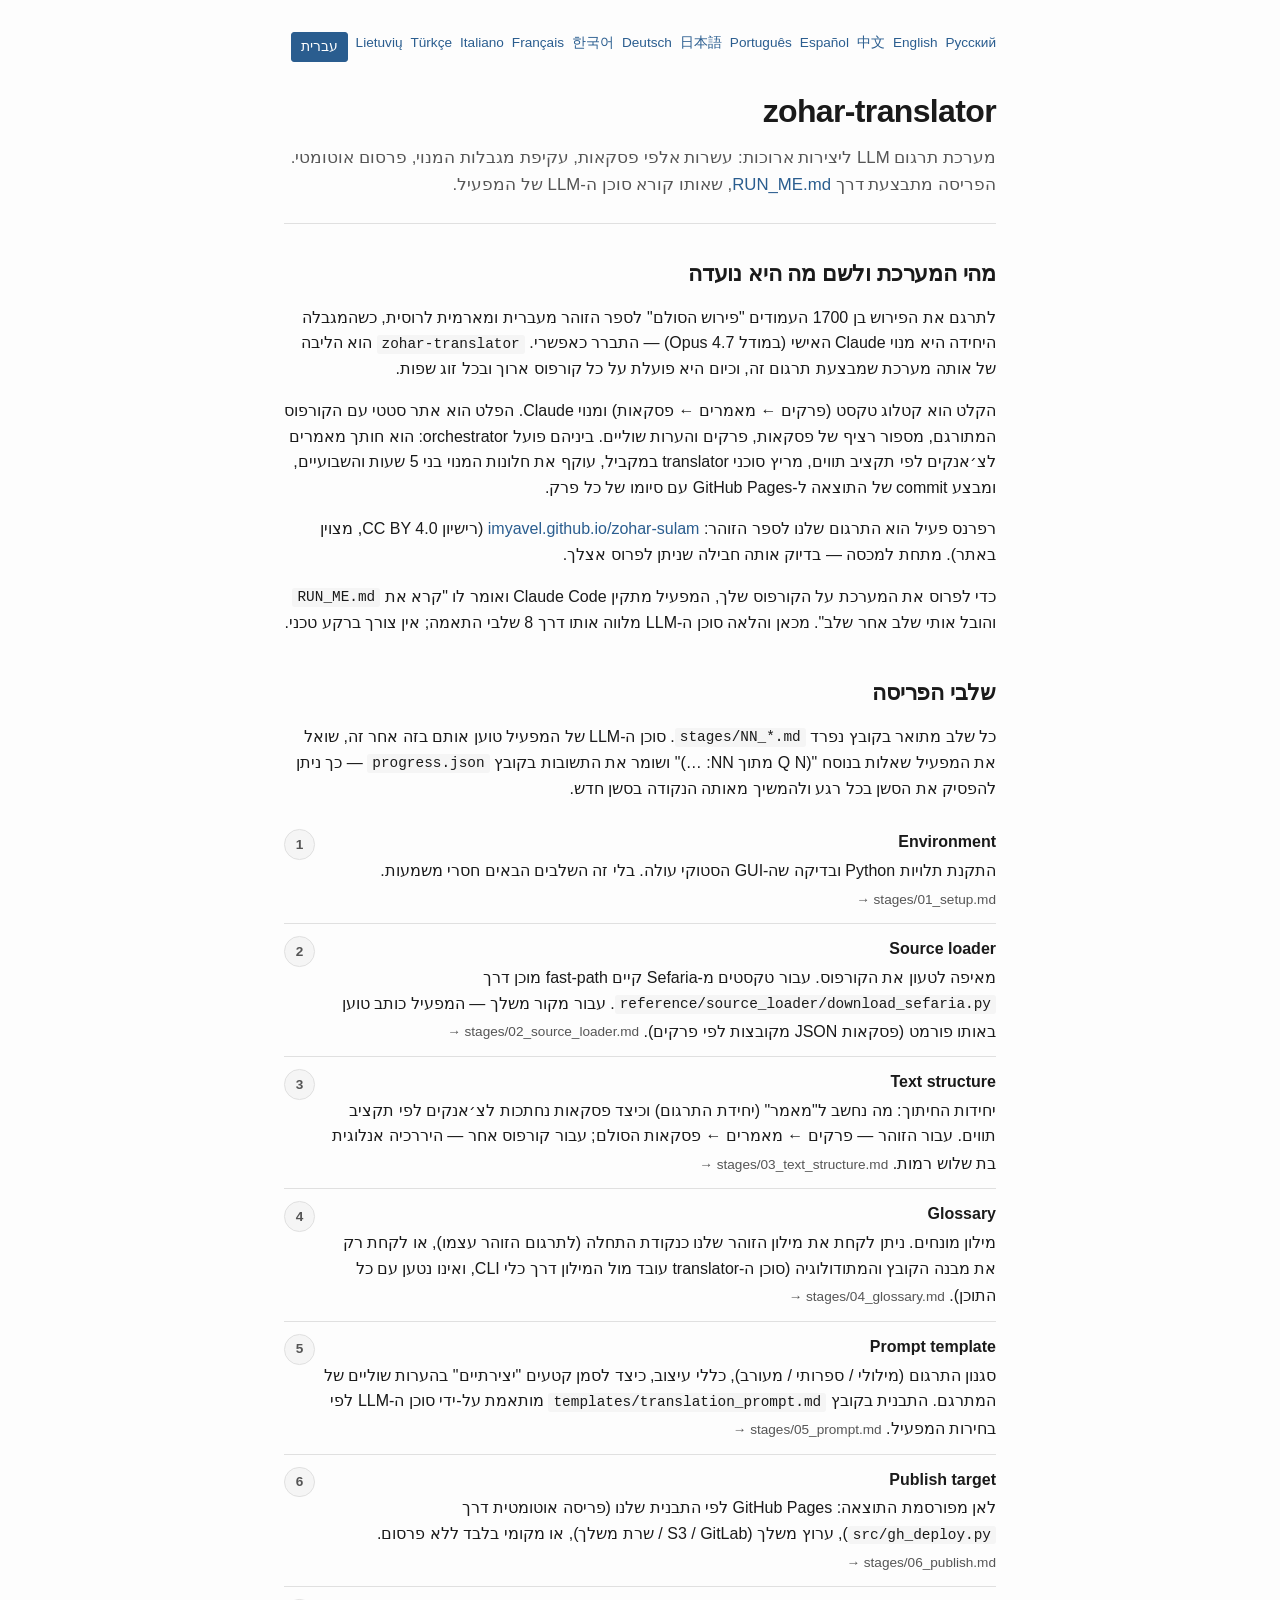
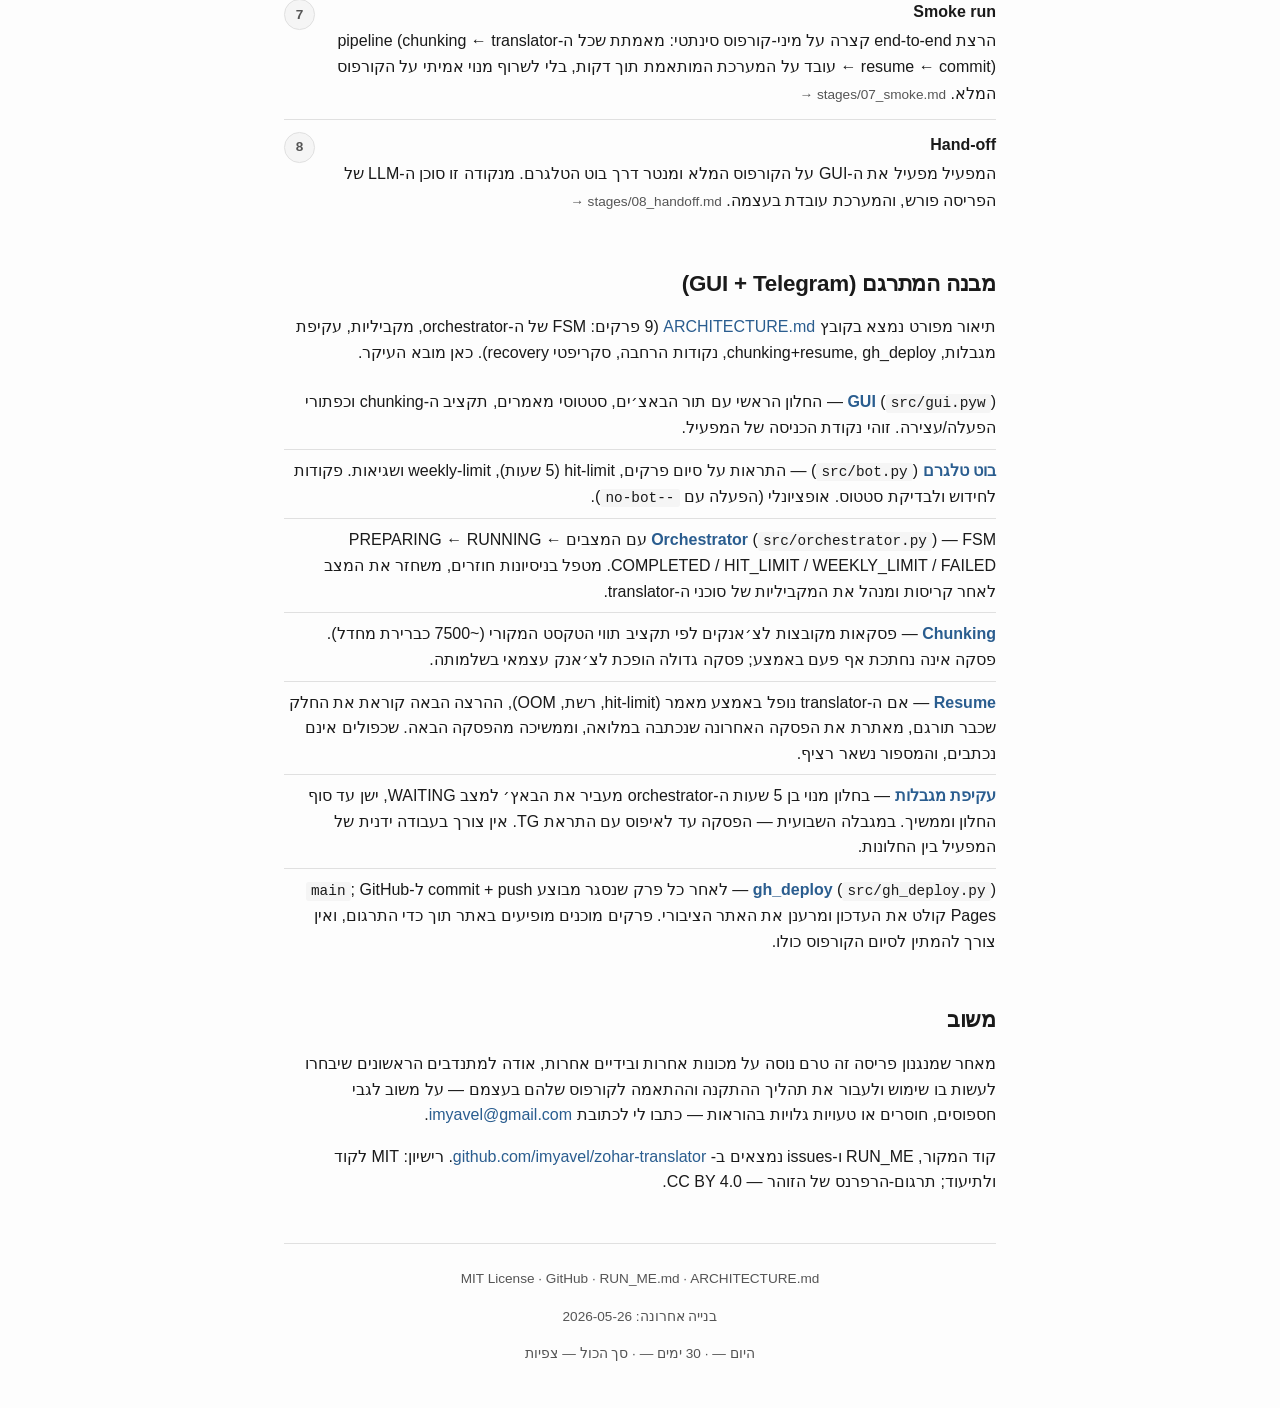
<file: docs/he/index.html>
<!DOCTYPE html>
<html lang="he" dir="rtl">
<head>
  <meta charset="UTF-8">
  <meta name="viewport" content="width=device-width, initial-scale=1">
  <title>zohar-translator — מערכת תרגום LLM ליצירות ארוכות</title>
  <meta name="description" content="אורקסטרטור קוד-פתוח לתרגום LLM ליצירות ארוכות. צ׳אנקים, באצ׳ים, עקיפת מגבלות מנוי, פרסום אוטומטי ב-GitHub Pages.">
<!-- SEO-PATCH:BEGIN -->
  <link rel="canonical" href="https://imyavel.github.io/zohar-translator/he/">
  <link rel="alternate" hreflang="ru" href="https://imyavel.github.io/zohar-translator/ru/">
  <link rel="alternate" hreflang="en" href="https://imyavel.github.io/zohar-translator/en/">
  <link rel="alternate" hreflang="zh" href="https://imyavel.github.io/zohar-translator/zh/">
  <link rel="alternate" hreflang="es" href="https://imyavel.github.io/zohar-translator/es/">
  <link rel="alternate" hreflang="pt" href="https://imyavel.github.io/zohar-translator/pt/">
  <link rel="alternate" hreflang="ja" href="https://imyavel.github.io/zohar-translator/ja/">
  <link rel="alternate" hreflang="de" href="https://imyavel.github.io/zohar-translator/de/">
  <link rel="alternate" hreflang="ko" href="https://imyavel.github.io/zohar-translator/ko/">
  <link rel="alternate" hreflang="fr" href="https://imyavel.github.io/zohar-translator/fr/">
  <link rel="alternate" hreflang="it" href="https://imyavel.github.io/zohar-translator/it/">
  <link rel="alternate" hreflang="tr" href="https://imyavel.github.io/zohar-translator/tr/">
  <link rel="alternate" hreflang="lt" href="https://imyavel.github.io/zohar-translator/lt/">
  <link rel="alternate" hreflang="he" href="https://imyavel.github.io/zohar-translator/he/">
  <link rel="alternate" hreflang="x-default" href="https://imyavel.github.io/zohar-translator/">
  <meta property="og:type" content="website">
  <meta property="og:url" content="https://imyavel.github.io/zohar-translator/he/">
  <meta property="og:site_name" content="zohar-translator">
  <meta property="og:locale" content="he_IL">
  <meta property="og:title" content="zohar-translator — מערכת תרגום LLM ליצירות ארוכות">
  <meta property="og:description" content="אורקסטרטור קוד-פתוח לתרגום LLM ליצירות ארוכות. צ׳אנקים, באצ׳ים, עקיפת מגבלות מנוי, פרסום אוטומטי ב-GitHub Pages.">
  <meta name="twitter:card" content="summary">
  <meta name="twitter:title" content="zohar-translator — מערכת תרגום LLM ליצירות ארוכות">
  <meta name="twitter:description" content="אורקסטרטור קוד-פתוח לתרגום LLM ליצירות ארוכות. צ׳אנקים, באצ׳ים, עקיפת מגבלות מנוי, פרסום אוטומטי ב-GitHub Pages.">
<!-- SEO-PATCH:END -->
  <link rel="stylesheet" href="../style.css">
  <script src="../lang.js" defer></script>
  <script data-goatcounter="https://zohar-translator.goatcounter.com/count" async src="//gc.zgo.at/count.js"></script>
</head>
<body>
  <div class="container">
    <header>
      <nav class="lang-switcher" aria-label="בחירת שפה">
        <a href="../ru/" data-lang="ru">Русский</a>
        <a href="../en/" data-lang="en">English</a>
        <a href="../zh/" data-lang="zh">中文</a>
        <a href="../es/" data-lang="es">Español</a>
        <a href="../pt/" data-lang="pt">Português</a>
        <a href="../ja/" data-lang="ja">日本語</a>
        <a href="../de/" data-lang="de">Deutsch</a>
        <a href="../ko/" data-lang="ko">한국어</a>
        <a href="../fr/" data-lang="fr">Français</a>
        <a href="../it/" data-lang="it">Italiano</a>
        <a href="../tr/" data-lang="tr">Türkçe</a>
        <a href="../lt/" data-lang="lt">Lietuvių</a>
        <span class="current" aria-current="page">עברית</span>
      </nav>
      <h1>zohar-translator</h1>
      <p class="tagline">
        מערכת תרגום LLM ליצירות ארוכות: עשרות אלפי פסקאות, עקיפת מגבלות
        המנוי, פרסום אוטומטי. הפריסה מתבצעת דרך
        <a href="https://github.com/imyavel/zohar-translator/blob/main/RUN_ME.md">RUN_ME.md</a>,
        שאותו קורא סוכן ה-LLM של המפעיל.
      </p>
    </header>

    <main>
      <section id="what">
        <h2>מהי המערכת ולשם מה היא נועדה</h2>
        <p>
          לתרגם את הפירוש בן 1700 העמודים "פירוש הסולם" לספר הזוהר
          מעברית ומארמית לרוסית, כשהמגבלה היחידה היא מנוי Claude
          האישי (במודל Opus 4.7) — התברר כאפשרי. <code>zohar-translator</code> הוא
          הליבה של אותה מערכת שמבצעת תרגום זה, וכיום היא פועלת
          על כל קורפוס ארוך ובכל זוג שפות.
        </p>
        <p>
          הקלט הוא קטלוג טקסט (פרקים ← מאמרים ← פסקאות) ומנוי Claude.
          הפלט הוא אתר סטטי עם הקורפוס המתורגם, מספור רציף של פסקאות,
          פרקים והערות שוליים. ביניהם פועל orchestrator: הוא חותך
          מאמרים לצ׳אנקים לפי תקציב תווים, מריץ סוכני translator
          במקביל, עוקף את חלונות המנוי בני 5 שעות והשבועיים,
          ומבצע commit של התוצאה ל-GitHub Pages עם סיומו של כל פרק.
        </p>
        <p>
          רפרנס פעיל הוא התרגום שלנו לספר הזוהר:
          <a href="http://imyavel.github.io/zohar-sulam/">imyavel.github.io/zohar-sulam</a>
          (רישיון CC BY 4.0, מצוין באתר). מתחת למכסה — בדיוק
          אותה חבילה שניתן לפרוס אצלך.
        </p>
        <p>
          כדי לפרוס את המערכת על הקורפוס שלך, המפעיל מתקין
          Claude Code ואומר לו "קרא את <code>RUN_ME.md</code> והובל
          אותי שלב אחר שלב". מכאן והלאה סוכן ה-LLM מלווה אותו דרך
          8 שלבי התאמה; אין צורך ברקע טכני.
        </p>
      </section>

      <section id="stages">
        <h2>שלבי הפריסה</h2>
        <p>
          כל שלב מתואר בקובץ נפרד <code>stages/NN_*.md</code>.
          סוכן ה-LLM של המפעיל טוען אותם בזה אחר זה, שואל את המפעיל
          שאלות בנוסח "(Q N מתוך NN: …)" ושומר את התשובות בקובץ
          <code>progress.json</code> — כך ניתן להפסיק את הסשן בכל
          רגע ולהמשיך מאותה הנקודה בסשן חדש.
        </p>
        <ol class="stages">
          <li>
            <strong>Environment</strong>
            התקנת תלויות Python ובדיקה שה-GUI הסטוקי עולה.
            בלי זה השלבים הבאים חסרי משמעות.
            <a class="stage-doc" href="https://github.com/imyavel/zohar-translator/blob/main/stages/01_setup.md">stages/01_setup.md →</a>
          </li>
          <li>
            <strong>Source loader</strong>
            מאיפה לטעון את הקורפוס. עבור טקסטים מ-Sefaria קיים
            fast-path מוכן דרך <code>reference/source_loader/download_sefaria.py</code>.
            עבור מקור משלך — המפעיל כותב טוען באותו פורמט
            (פסקאות JSON מקובצות לפי פרקים).
            <a class="stage-doc" href="https://github.com/imyavel/zohar-translator/blob/main/stages/02_source_loader.md">stages/02_source_loader.md →</a>
          </li>
          <li>
            <strong>Text structure</strong>
            יחידות החיתוך: מה נחשב ל"מאמר" (יחידת התרגום) וכיצד
            פסקאות נחתכות לצ׳אנקים לפי תקציב תווים. עבור הזוהר —
            פרקים ← מאמרים ← פסקאות הסולם; עבור קורפוס אחר —
            היררכיה אנלוגית בת שלוש רמות.
            <a class="stage-doc" href="https://github.com/imyavel/zohar-translator/blob/main/stages/03_text_structure.md">stages/03_text_structure.md →</a>
          </li>
          <li>
            <strong>Glossary</strong>
            מילון מונחים. ניתן לקחת את מילון הזוהר שלנו כנקודת
            התחלה (לתרגום הזוהר עצמו), או לקחת רק את מבנה הקובץ
            והמתודולוגיה (סוכן ה-translator עובד מול המילון דרך
            כלי CLI, ואינו נטען עם כל התוכן).
            <a class="stage-doc" href="https://github.com/imyavel/zohar-translator/blob/main/stages/04_glossary.md">stages/04_glossary.md →</a>
          </li>
          <li>
            <strong>Prompt template</strong>
            סגנון התרגום (מילולי / ספרותי / מעורב), כללי עיצוב,
            כיצד לסמן קטעים "יצירתיים" בהערות שוליים של המתרגם.
            התבנית בקובץ <code>templates/translation_prompt.md</code>
            מותאמת על-ידי סוכן ה-LLM לפי בחירות המפעיל.
            <a class="stage-doc" href="https://github.com/imyavel/zohar-translator/blob/main/stages/05_prompt.md">stages/05_prompt.md →</a>
          </li>
          <li>
            <strong>Publish target</strong>
            לאן מפורסמת התוצאה: GitHub Pages לפי התבנית שלנו
            (פריסה אוטומטית דרך <code>src/gh_deploy.py</code>),
            ערוץ משלך (S3 / GitLab / שרת משלך), או מקומי בלבד
            ללא פרסום.
            <a class="stage-doc" href="https://github.com/imyavel/zohar-translator/blob/main/stages/06_publish.md">stages/06_publish.md →</a>
          </li>
          <li>
            <strong>Smoke run</strong>
            הרצת end-to-end קצרה על מיני-קורפוס סינתטי: מאמתת
            שכל ה-pipeline (chunking ← translator ← resume ← commit)
            עובד על המערכת המותאמת תוך דקות, בלי לשרוף מנוי אמיתי
            על הקורפוס המלא.
            <a class="stage-doc" href="https://github.com/imyavel/zohar-translator/blob/main/stages/07_smoke.md">stages/07_smoke.md →</a>
          </li>
          <li>
            <strong>Hand-off</strong>
            המפעיל מפעיל את ה-GUI על הקורפוס המלא ומנטר דרך
            בוט הטלגרם. מנקודה זו סוכן ה-LLM של הפריסה פורש,
            והמערכת עובדת בעצמה.
            <a class="stage-doc" href="https://github.com/imyavel/zohar-translator/blob/main/stages/08_handoff.md">stages/08_handoff.md →</a>
          </li>
        </ol>
      </section>

      <section id="architecture">
        <h2>מבנה המתרגם (GUI + Telegram)</h2>
        <p>
          תיאור מפורט נמצא בקובץ
          <a href="https://github.com/imyavel/zohar-translator/blob/main/ARCHITECTURE.md">ARCHITECTURE.md</a>
          (9 פרקים: FSM של ה-orchestrator, מקביליות, עקיפת מגבלות,
          chunking+resume, gh_deploy, נקודות הרחבה, סקריפטי recovery).
          כאן מובא העיקר.
        </p>
        <ul class="arch">
          <li>
            <strong>GUI</strong> (<code>src/gui.pyw</code>) — החלון
            הראשי עם תור הבאצ׳ים, סטטוסי מאמרים, תקציב ה-chunking
            וכפתורי הפעלה/עצירה. זוהי נקודת הכניסה של המפעיל.
          </li>
          <li>
            <strong>בוט טלגרם</strong> (<code>src/bot.py</code>) —
            התראות על סיום פרקים, hit-limit (5 שעות), weekly-limit
            ושגיאות. פקודות לחידוש ולבדיקת סטטוס. אופציונלי
            (הפעלה עם <code>--no-bot</code>).
          </li>
          <li>
            <strong>Orchestrator</strong> (<code>src/orchestrator.py</code>) —
            FSM עם המצבים PREPARING ← RUNNING ← COMPLETED / HIT_LIMIT
            / WEEKLY_LIMIT / FAILED. מטפל בניסיונות חוזרים, משחזר
            את המצב לאחר קריסות ומנהל את המקביליות של סוכני
            ה-translator.
          </li>
          <li>
            <strong>Chunking</strong> — פסקאות מקובצות לצ׳אנקים
            לפי תקציב תווי הטקסט המקורי (~7500 כברירת מחדל). פסקה
            אינה נחתכת אף פעם באמצע; פסקה גדולה הופכת לצ׳אנק
            עצמאי בשלמותה.
          </li>
          <li>
            <strong>Resume</strong> — אם ה-translator נופל באמצע
            מאמר (hit-limit, רשת, OOM), ההרצה הבאה קוראת את החלק
            שכבר תורגם, מאתרת את הפסקה האחרונה שנכתבה במלואה,
            וממשיכה מהפסקה הבאה. שכפולים אינם נכתבים, והמספור
            נשאר רציף.
          </li>
          <li>
            <strong>עקיפת מגבלות</strong> — בחלון מנוי בן 5 שעות
            ה-orchestrator מעביר את הבאץ׳ למצב WAITING, ישן עד
            סוף החלון וממשיך. במגבלה השבועית — הפסקה עד לאיפוס
            עם התראת TG. אין צורך בעבודה ידנית של המפעיל בין החלונות.
          </li>
          <li>
            <strong>gh_deploy</strong> (<code>src/gh_deploy.py</code>) —
            לאחר כל פרק שנסגר מבוצע commit + push ל-<code>main</code>;
            GitHub Pages קולט את העדכון ומרענן את האתר הציבורי.
            פרקים מוכנים מופיעים באתר תוך כדי התרגום, ואין צורך
            להמתין לסיום הקורפוס כולו.
          </li>
        </ul>
      </section>

      <section id="contact">
        <h2>משוב</h2>
        <p>
          מאחר שמנגנון פריסה זה טרם נוסה על מכונות אחרות ובידיים
          אחרות, אודה למתנדבים הראשונים שיבחרו לעשות בו שימוש
          ולעבור את תהליך ההתקנה וההתאמה לקורפוס שלהם בעצמם —
          על משוב לגבי חספוסים, חוסרים או טעויות גלויות בהוראות —
          כתבו לי לכתובת
          <a href="mailto:imyavel@gmail.com">imyavel@gmail.com</a>.
        </p>
        <p>
          קוד המקור, RUN_ME ו-issues נמצאים ב-
          <a href="https://github.com/imyavel/zohar-translator">github.com/imyavel/zohar-translator</a>.
          רישיון: MIT לקוד ולתיעוד; תרגום-הרפרנס של הזוהר —
          CC BY 4.0.
        </p>
      </section>
    </main>

    <footer>
      <p>
        MIT License ·
        <a href="https://github.com/imyavel/zohar-translator">GitHub</a> ·
        <a href="https://github.com/imyavel/zohar-translator/blob/main/RUN_ME.md">RUN_ME.md</a> ·
        <a href="https://github.com/imyavel/zohar-translator/blob/main/ARCHITECTURE.md">ARCHITECTURE.md</a>
      </p>
      <!-- BUILD-DATE:BEGIN -->
      <p class="build-date">בנייה אחרונה: <time datetime="2026-05-26">2026-05-26</time></p>
      <!-- BUILD-DATE:END -->
      <p class="stats-inline">— · — · —</p>
      <script src="../stats.js" defer></script>
    </footer>
  </div>
</body>
</html>
</file>
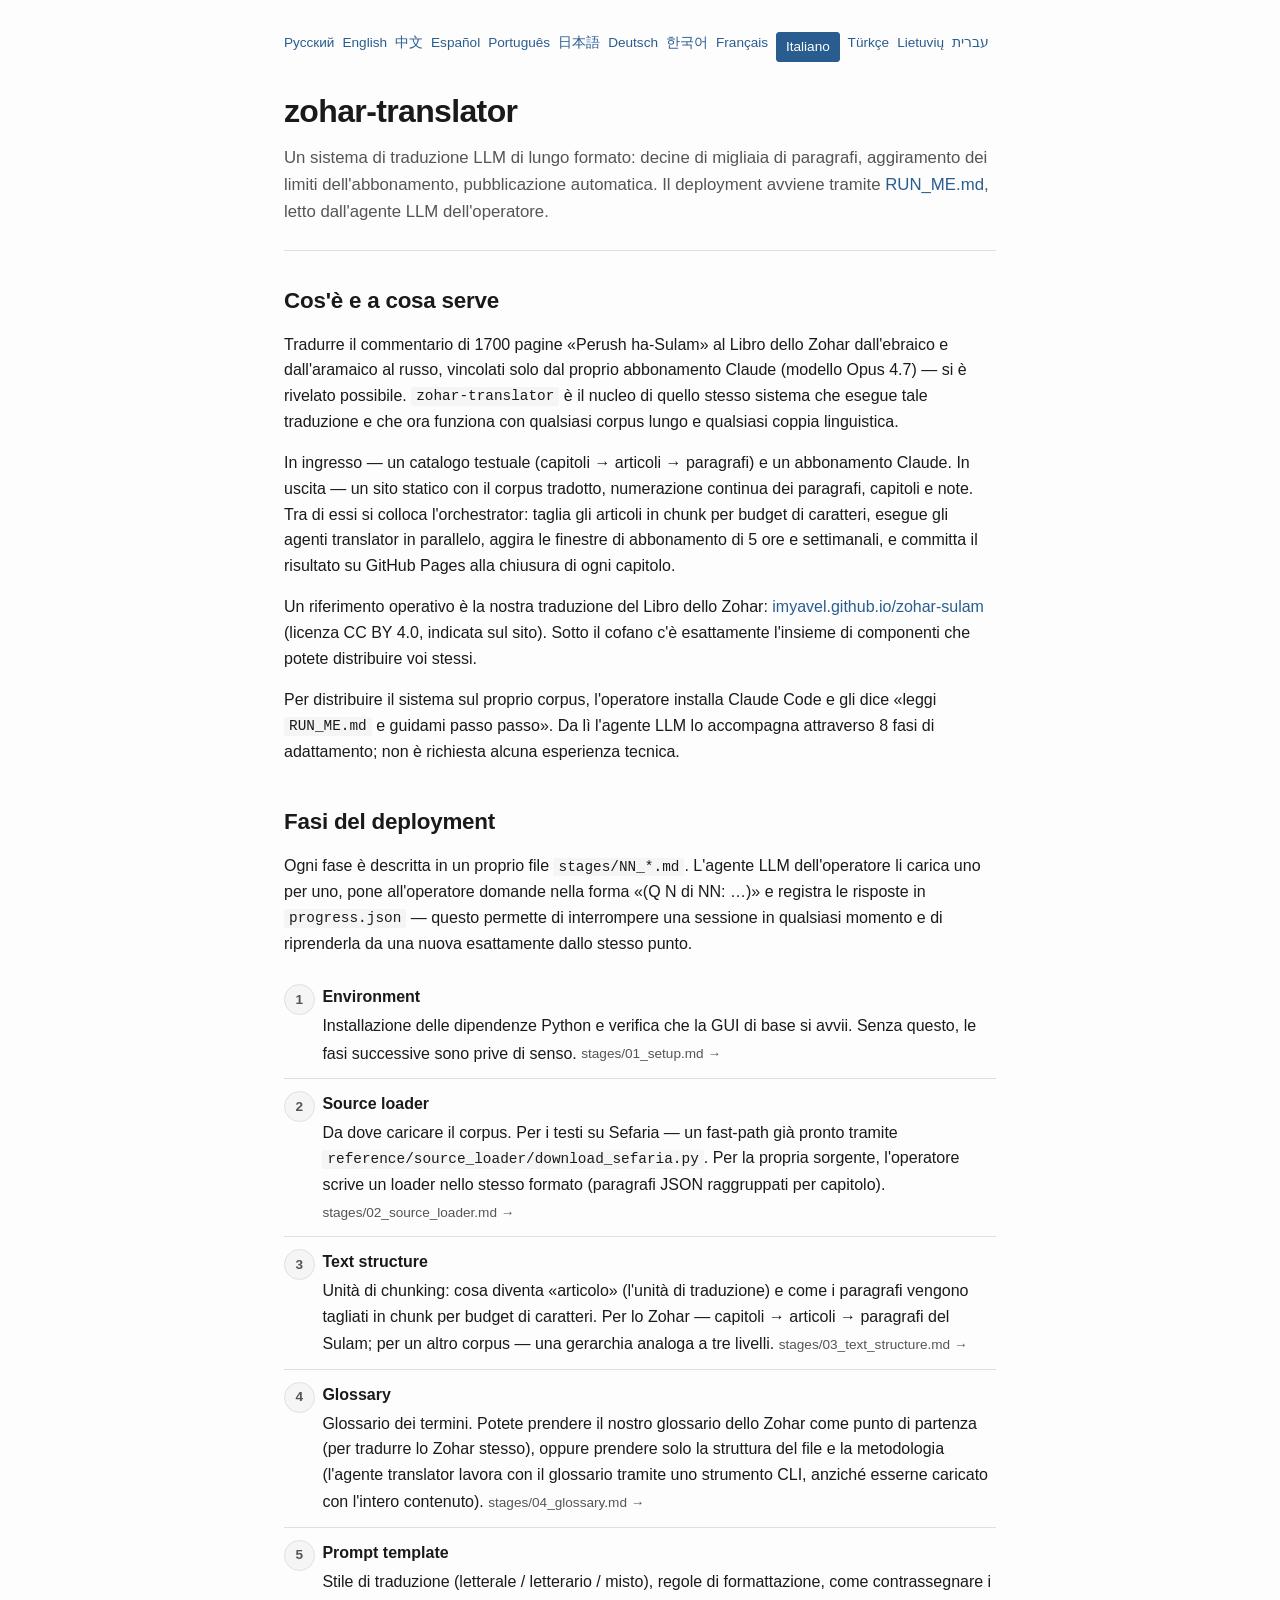
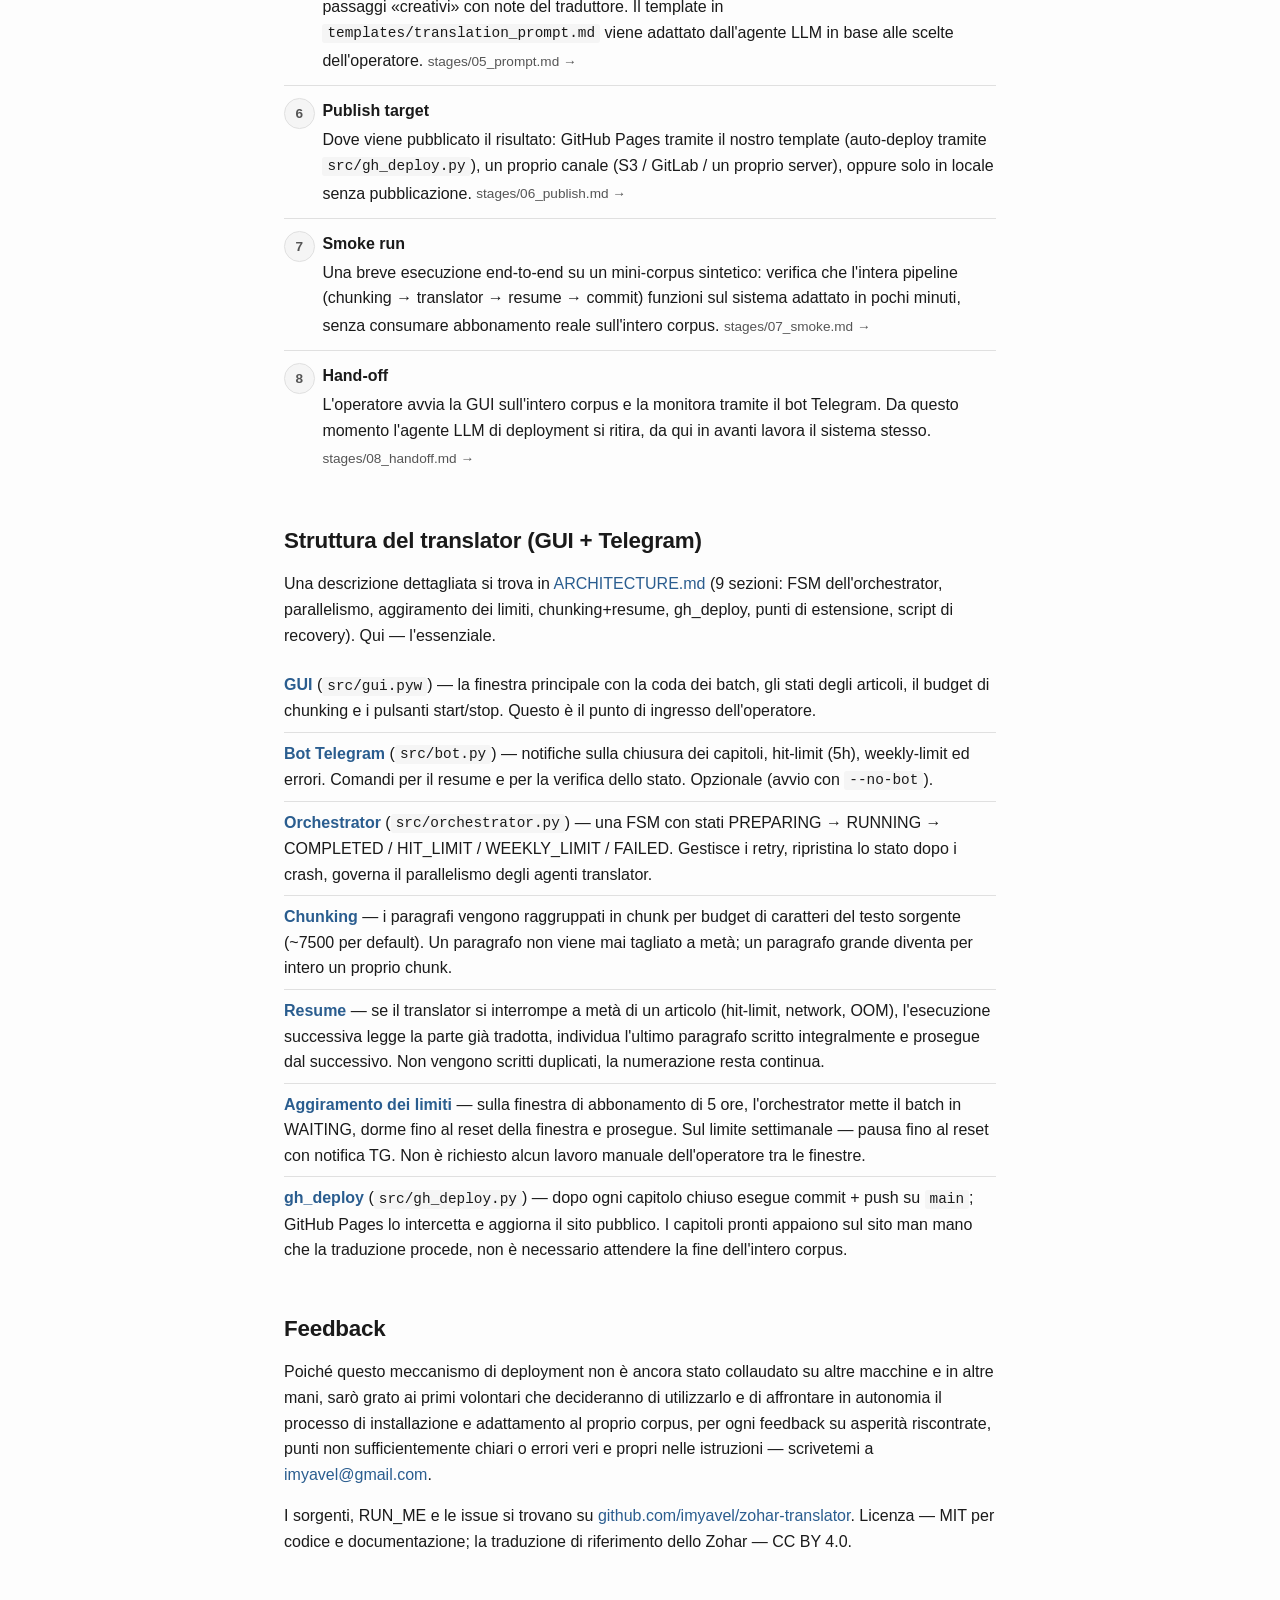
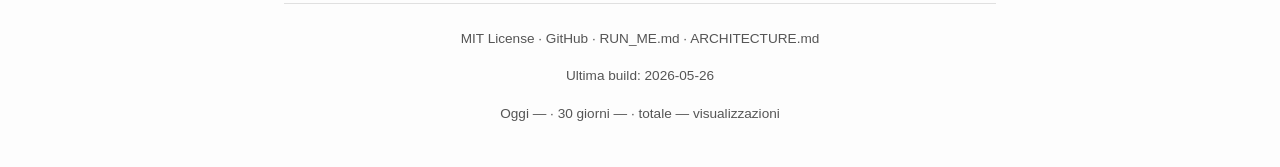
<file: docs/it/index.html>
<!DOCTYPE html>
<html lang="it">
<head>
  <meta charset="UTF-8">
  <meta name="viewport" content="width=device-width, initial-scale=1">
  <title>zohar-translator — sistema di traduzione LLM di lungo formato</title>
  <meta name="description" content="Orchestratore open-source per la traduzione LLM di lungo formato. Chunk, batch, aggiramento dei limiti dell'abbonamento, pubblicazione automatica su GitHub Pages.">
<!-- SEO-PATCH:BEGIN -->
  <link rel="canonical" href="https://imyavel.github.io/zohar-translator/it/">
  <link rel="alternate" hreflang="ru" href="https://imyavel.github.io/zohar-translator/ru/">
  <link rel="alternate" hreflang="en" href="https://imyavel.github.io/zohar-translator/en/">
  <link rel="alternate" hreflang="zh" href="https://imyavel.github.io/zohar-translator/zh/">
  <link rel="alternate" hreflang="es" href="https://imyavel.github.io/zohar-translator/es/">
  <link rel="alternate" hreflang="pt" href="https://imyavel.github.io/zohar-translator/pt/">
  <link rel="alternate" hreflang="ja" href="https://imyavel.github.io/zohar-translator/ja/">
  <link rel="alternate" hreflang="de" href="https://imyavel.github.io/zohar-translator/de/">
  <link rel="alternate" hreflang="ko" href="https://imyavel.github.io/zohar-translator/ko/">
  <link rel="alternate" hreflang="fr" href="https://imyavel.github.io/zohar-translator/fr/">
  <link rel="alternate" hreflang="it" href="https://imyavel.github.io/zohar-translator/it/">
  <link rel="alternate" hreflang="tr" href="https://imyavel.github.io/zohar-translator/tr/">
  <link rel="alternate" hreflang="lt" href="https://imyavel.github.io/zohar-translator/lt/">
  <link rel="alternate" hreflang="he" href="https://imyavel.github.io/zohar-translator/he/">
  <link rel="alternate" hreflang="x-default" href="https://imyavel.github.io/zohar-translator/">
  <meta property="og:type" content="website">
  <meta property="og:url" content="https://imyavel.github.io/zohar-translator/it/">
  <meta property="og:site_name" content="zohar-translator">
  <meta property="og:locale" content="it_IT">
  <meta property="og:title" content="zohar-translator — sistema di traduzione LLM di lungo formato">
  <meta property="og:description" content="Orchestratore open-source per la traduzione LLM di lungo formato. Chunk, batch, aggiramento dei limiti dell'abbonamento, pubblicazione automatica su GitHub Pages.">
  <meta name="twitter:card" content="summary">
  <meta name="twitter:title" content="zohar-translator — sistema di traduzione LLM di lungo formato">
  <meta name="twitter:description" content="Orchestratore open-source per la traduzione LLM di lungo formato. Chunk, batch, aggiramento dei limiti dell'abbonamento, pubblicazione automatica su GitHub Pages.">
<!-- SEO-PATCH:END -->
  <link rel="stylesheet" href="../style.css">
  <script src="../lang.js" defer></script>
  <script data-goatcounter="https://zohar-translator.goatcounter.com/count" async src="//gc.zgo.at/count.js"></script>
</head>
<body>
  <div class="container">
    <header>
      <nav class="lang-switcher" aria-label="Selezione lingua">
        <a href="../ru/" data-lang="ru">Русский</a>
        <a href="../en/" data-lang="en">English</a>
        <a href="../zh/" data-lang="zh">中文</a>
        <a href="../es/" data-lang="es">Español</a>
        <a href="../pt/" data-lang="pt">Português</a>
        <a href="../ja/" data-lang="ja">日本語</a>
        <a href="../de/" data-lang="de">Deutsch</a>
        <a href="../ko/" data-lang="ko">한국어</a>
        <a href="../fr/" data-lang="fr">Français</a>
        <span class="current" aria-current="page">Italiano</span>
        <a href="../tr/" data-lang="tr">Türkçe</a>
        <a href="../lt/" data-lang="lt">Lietuvių</a>
        <a href="../he/" data-lang="he">עברית</a>
      </nav>
      <h1>zohar-translator</h1>
      <p class="tagline">
        Un sistema di traduzione LLM di lungo formato: decine di migliaia di
        paragrafi, aggiramento dei limiti dell'abbonamento, pubblicazione
        automatica. Il deployment avviene tramite
        <a href="https://github.com/imyavel/zohar-translator/blob/main/RUN_ME.md">RUN_ME.md</a>,
        letto dall'agente LLM dell'operatore.
      </p>
    </header>

    <main>
      <section id="what">
        <h2>Cos'è e a cosa serve</h2>
        <p>
          Tradurre il commentario di 1700 pagine «Perush ha-Sulam» al Libro
          dello Zohar dall'ebraico e dall'aramaico al russo, vincolati solo
          dal proprio abbonamento Claude (modello Opus 4.7) — si è rivelato possibile.
          <code>zohar-translator</code> è il nucleo di quello stesso sistema
          che esegue tale traduzione e che ora funziona con qualsiasi corpus
          lungo e qualsiasi coppia linguistica.
        </p>
        <p>
          In ingresso — un catalogo testuale (capitoli → articoli → paragrafi)
          e un abbonamento Claude. In uscita — un sito statico con il corpus
          tradotto, numerazione continua dei paragrafi, capitoli e note. Tra
          di essi si colloca l'orchestrator: taglia gli articoli in chunk per
          budget di caratteri, esegue gli agenti translator in parallelo,
          aggira le finestre di abbonamento di 5 ore e settimanali, e
          committa il risultato su GitHub Pages alla chiusura di ogni
          capitolo.
        </p>
        <p>
          Un riferimento operativo è la nostra traduzione del Libro dello
          Zohar:
          <a href="http://imyavel.github.io/zohar-sulam/">imyavel.github.io/zohar-sulam</a>
          (licenza CC BY 4.0, indicata sul sito). Sotto il cofano c'è
          esattamente l'insieme di componenti che potete distribuire voi
          stessi.
        </p>
        <p>
          Per distribuire il sistema sul proprio corpus, l'operatore installa
          Claude Code e gli dice «leggi <code>RUN_ME.md</code> e guidami
          passo passo». Da lì l'agente LLM lo accompagna attraverso 8 fasi
          di adattamento; non è richiesta alcuna esperienza tecnica.
        </p>
      </section>

      <section id="stages">
        <h2>Fasi del deployment</h2>
        <p>
          Ogni fase è descritta in un proprio file <code>stages/NN_*.md</code>.
          L'agente LLM dell'operatore li carica uno per uno, pone
          all'operatore domande nella forma «(Q N di NN: …)» e registra le
          risposte in <code>progress.json</code> — questo permette di
          interrompere una sessione in qualsiasi momento e di riprenderla
          da una nuova esattamente dallo stesso punto.
        </p>
        <ol class="stages">
          <li>
            <strong>Environment</strong>
            Installazione delle dipendenze Python e verifica che la GUI
            di base si avvii. Senza questo, le fasi successive sono prive
            di senso.
            <a class="stage-doc" href="https://github.com/imyavel/zohar-translator/blob/main/stages/01_setup.md">stages/01_setup.md →</a>
          </li>
          <li>
            <strong>Source loader</strong>
            Da dove caricare il corpus. Per i testi su Sefaria — un
            fast-path già pronto tramite
            <code>reference/source_loader/download_sefaria.py</code>. Per la
            propria sorgente, l'operatore scrive un loader nello stesso
            formato (paragrafi JSON raggruppati per capitolo).
            <a class="stage-doc" href="https://github.com/imyavel/zohar-translator/blob/main/stages/02_source_loader.md">stages/02_source_loader.md →</a>
          </li>
          <li>
            <strong>Text structure</strong>
            Unità di chunking: cosa diventa «articolo» (l'unità di
            traduzione) e come i paragrafi vengono tagliati in chunk per
            budget di caratteri. Per lo Zohar — capitoli → articoli →
            paragrafi del Sulam; per un altro corpus — una gerarchia
            analoga a tre livelli.
            <a class="stage-doc" href="https://github.com/imyavel/zohar-translator/blob/main/stages/03_text_structure.md">stages/03_text_structure.md →</a>
          </li>
          <li>
            <strong>Glossary</strong>
            Glossario dei termini. Potete prendere il nostro glossario dello
            Zohar come punto di partenza (per tradurre lo Zohar stesso),
            oppure prendere solo la struttura del file e la metodologia
            (l'agente translator lavora con il glossario tramite uno
            strumento CLI, anziché esserne caricato con l'intero
            contenuto).
            <a class="stage-doc" href="https://github.com/imyavel/zohar-translator/blob/main/stages/04_glossary.md">stages/04_glossary.md →</a>
          </li>
          <li>
            <strong>Prompt template</strong>
            Stile di traduzione (letterale / letterario / misto), regole
            di formattazione, come contrassegnare i passaggi «creativi»
            con note del traduttore. Il template in
            <code>templates/translation_prompt.md</code> viene adattato
            dall'agente LLM in base alle scelte dell'operatore.
            <a class="stage-doc" href="https://github.com/imyavel/zohar-translator/blob/main/stages/05_prompt.md">stages/05_prompt.md →</a>
          </li>
          <li>
            <strong>Publish target</strong>
            Dove viene pubblicato il risultato: GitHub Pages tramite il
            nostro template (auto-deploy tramite
            <code>src/gh_deploy.py</code>), un proprio canale
            (S3 / GitLab / un proprio server), oppure solo in locale
            senza pubblicazione.
            <a class="stage-doc" href="https://github.com/imyavel/zohar-translator/blob/main/stages/06_publish.md">stages/06_publish.md →</a>
          </li>
          <li>
            <strong>Smoke run</strong>
            Una breve esecuzione end-to-end su un mini-corpus sintetico:
            verifica che l'intera pipeline (chunking → translator → resume
            → commit) funzioni sul sistema adattato in pochi minuti, senza
            consumare abbonamento reale sull'intero corpus.
            <a class="stage-doc" href="https://github.com/imyavel/zohar-translator/blob/main/stages/07_smoke.md">stages/07_smoke.md →</a>
          </li>
          <li>
            <strong>Hand-off</strong>
            L'operatore avvia la GUI sull'intero corpus e la monitora
            tramite il bot Telegram. Da questo momento l'agente LLM di
            deployment si ritira, da qui in avanti lavora il sistema
            stesso.
            <a class="stage-doc" href="https://github.com/imyavel/zohar-translator/blob/main/stages/08_handoff.md">stages/08_handoff.md →</a>
          </li>
        </ol>
      </section>

      <section id="architecture">
        <h2>Struttura del translator (GUI + Telegram)</h2>
        <p>
          Una descrizione dettagliata si trova in
          <a href="https://github.com/imyavel/zohar-translator/blob/main/ARCHITECTURE.md">ARCHITECTURE.md</a>
          (9 sezioni: FSM dell'orchestrator, parallelismo, aggiramento dei
          limiti, chunking+resume, gh_deploy, punti di estensione, script
          di recovery). Qui — l'essenziale.
        </p>
        <ul class="arch">
          <li>
            <strong>GUI</strong> (<code>src/gui.pyw</code>) — la finestra
            principale con la coda dei batch, gli stati degli articoli, il
            budget di chunking e i pulsanti start/stop. Questo è il punto
            di ingresso dell'operatore.
          </li>
          <li>
            <strong>Bot Telegram</strong> (<code>src/bot.py</code>) —
            notifiche sulla chiusura dei capitoli, hit-limit (5h),
            weekly-limit ed errori. Comandi per il resume e per la verifica
            dello stato. Opzionale (avvio con <code>--no-bot</code>).
          </li>
          <li>
            <strong>Orchestrator</strong> (<code>src/orchestrator.py</code>) —
            una FSM con stati PREPARING → RUNNING → COMPLETED / HIT_LIMIT /
            WEEKLY_LIMIT / FAILED. Gestisce i retry, ripristina lo stato
            dopo i crash, governa il parallelismo degli agenti translator.
          </li>
          <li>
            <strong>Chunking</strong> — i paragrafi vengono raggruppati in
            chunk per budget di caratteri del testo sorgente (~7500 per
            default). Un paragrafo non viene mai tagliato a metà; un
            paragrafo grande diventa per intero un proprio chunk.
          </li>
          <li>
            <strong>Resume</strong> — se il translator si interrompe a metà
            di un articolo (hit-limit, network, OOM), l'esecuzione
            successiva legge la parte già tradotta, individua l'ultimo
            paragrafo scritto integralmente e prosegue dal successivo. Non
            vengono scritti duplicati, la numerazione resta continua.
          </li>
          <li>
            <strong>Aggiramento dei limiti</strong> — sulla finestra di
            abbonamento di 5 ore, l'orchestrator mette il batch in WAITING,
            dorme fino al reset della finestra e prosegue. Sul limite
            settimanale — pausa fino al reset con notifica TG. Non è
            richiesto alcun lavoro manuale dell'operatore tra le finestre.
          </li>
          <li>
            <strong>gh_deploy</strong> (<code>src/gh_deploy.py</code>) —
            dopo ogni capitolo chiuso esegue commit + push su
            <code>main</code>; GitHub Pages lo intercetta e aggiorna il
            sito pubblico. I capitoli pronti appaiono sul sito man mano
            che la traduzione procede, non è necessario attendere la fine
            dell'intero corpus.
          </li>
        </ul>
      </section>

      <section id="contact">
        <h2>Feedback</h2>
        <p>
          Poiché questo meccanismo di deployment non è ancora stato
          collaudato su altre macchine e in altre mani, sarò grato ai primi
          volontari che decideranno di utilizzarlo e di affrontare in
          autonomia il processo di installazione e adattamento al proprio
          corpus, per ogni feedback su asperità riscontrate, punti non
          sufficientemente chiari o errori veri e propri nelle istruzioni —
          scrivetemi a
          <a href="mailto:imyavel@gmail.com">imyavel@gmail.com</a>.
        </p>
        <p>
          I sorgenti, RUN_ME e le issue si trovano su
          <a href="https://github.com/imyavel/zohar-translator">github.com/imyavel/zohar-translator</a>.
          Licenza — MIT per codice e documentazione; la traduzione di
          riferimento dello Zohar — CC BY 4.0.
        </p>
      </section>
    </main>

    <footer>
      <p>
        MIT License ·
        <a href="https://github.com/imyavel/zohar-translator">GitHub</a> ·
        <a href="https://github.com/imyavel/zohar-translator/blob/main/RUN_ME.md">RUN_ME.md</a> ·
        <a href="https://github.com/imyavel/zohar-translator/blob/main/ARCHITECTURE.md">ARCHITECTURE.md</a>
      </p>
      <!-- BUILD-DATE:BEGIN -->
      <p class="build-date">Ultima build: <time datetime="2026-05-26">2026-05-26</time></p>
      <!-- BUILD-DATE:END -->
      <p class="stats-inline">— · — · —</p>
      <script src="../stats.js" defer></script>
    </footer>
  </div>
</body>
</html>
</file>
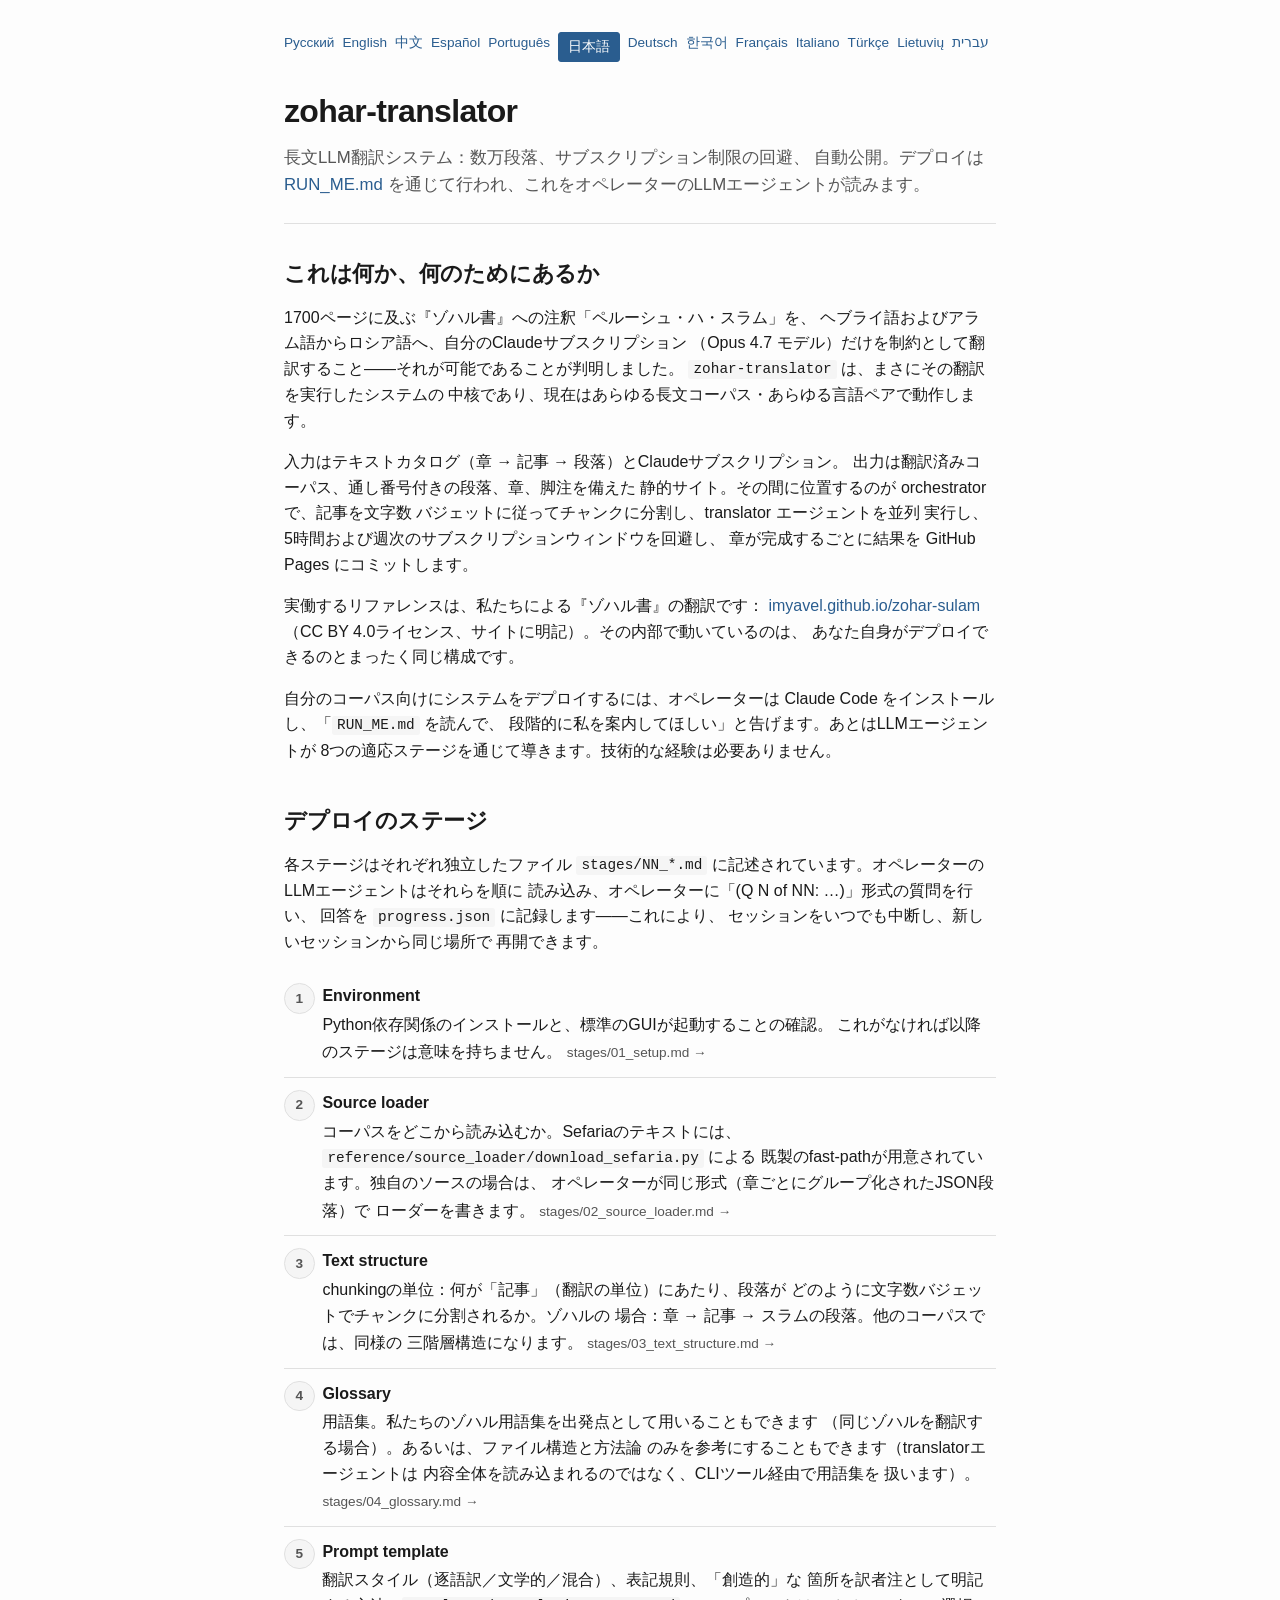
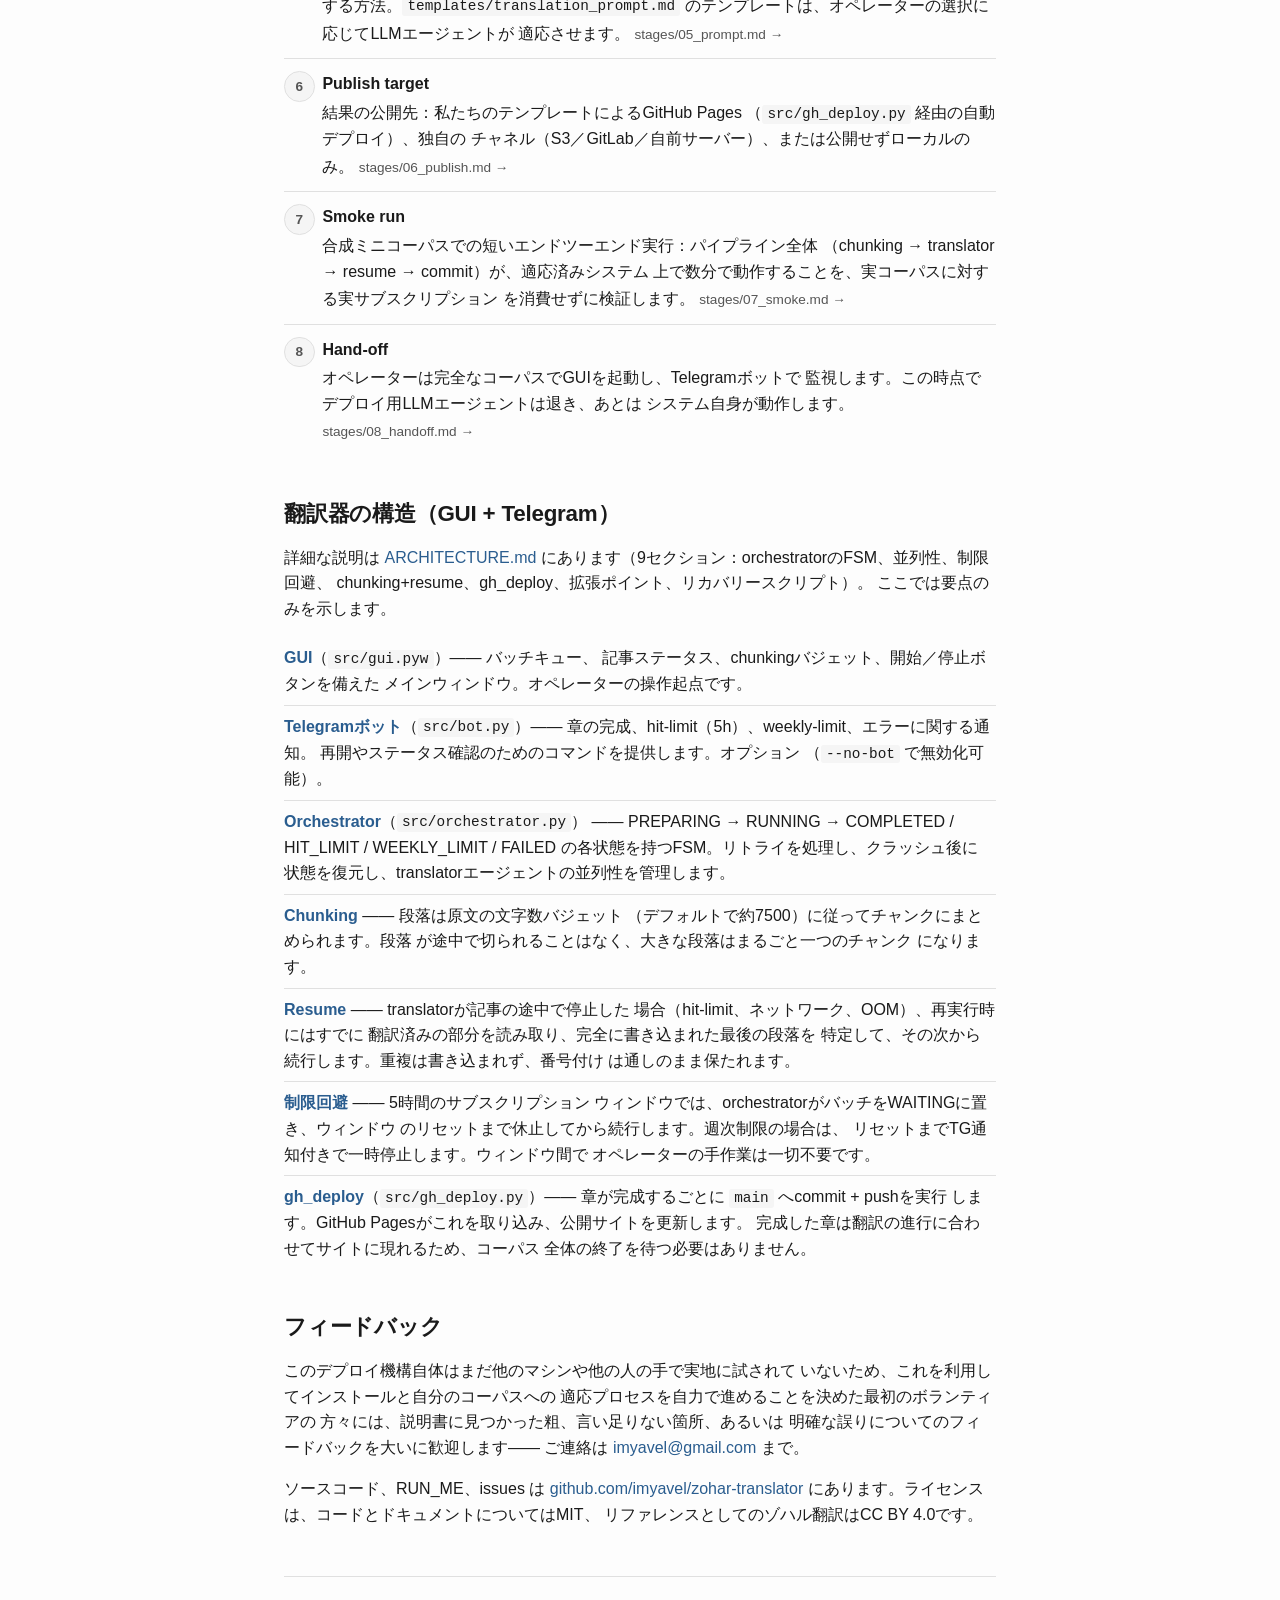
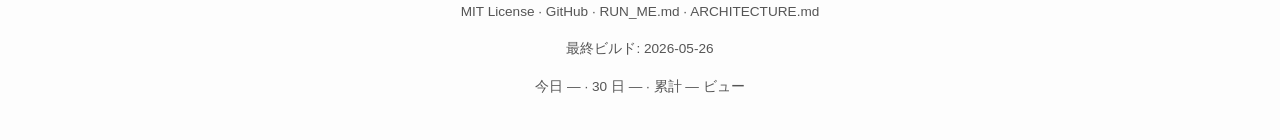
<file: docs/ja/index.html>
<!DOCTYPE html>
<html lang="ja">
<head>
  <meta charset="UTF-8">
  <meta name="viewport" content="width=device-width, initial-scale=1">
  <title>zohar-translator — 長文LLM翻訳システム</title>
  <meta name="description" content="長文LLM翻訳のためのオープンソース・オーケストレーター。チャンク、バッチ、サブスクリプション制限の回避、GitHub Pagesへの自動公開。">
<!-- SEO-PATCH:BEGIN -->
  <link rel="canonical" href="https://imyavel.github.io/zohar-translator/ja/">
  <link rel="alternate" hreflang="ru" href="https://imyavel.github.io/zohar-translator/ru/">
  <link rel="alternate" hreflang="en" href="https://imyavel.github.io/zohar-translator/en/">
  <link rel="alternate" hreflang="zh" href="https://imyavel.github.io/zohar-translator/zh/">
  <link rel="alternate" hreflang="es" href="https://imyavel.github.io/zohar-translator/es/">
  <link rel="alternate" hreflang="pt" href="https://imyavel.github.io/zohar-translator/pt/">
  <link rel="alternate" hreflang="ja" href="https://imyavel.github.io/zohar-translator/ja/">
  <link rel="alternate" hreflang="de" href="https://imyavel.github.io/zohar-translator/de/">
  <link rel="alternate" hreflang="ko" href="https://imyavel.github.io/zohar-translator/ko/">
  <link rel="alternate" hreflang="fr" href="https://imyavel.github.io/zohar-translator/fr/">
  <link rel="alternate" hreflang="it" href="https://imyavel.github.io/zohar-translator/it/">
  <link rel="alternate" hreflang="tr" href="https://imyavel.github.io/zohar-translator/tr/">
  <link rel="alternate" hreflang="lt" href="https://imyavel.github.io/zohar-translator/lt/">
  <link rel="alternate" hreflang="he" href="https://imyavel.github.io/zohar-translator/he/">
  <link rel="alternate" hreflang="x-default" href="https://imyavel.github.io/zohar-translator/">
  <meta property="og:type" content="website">
  <meta property="og:url" content="https://imyavel.github.io/zohar-translator/ja/">
  <meta property="og:site_name" content="zohar-translator">
  <meta property="og:locale" content="ja_JP">
  <meta property="og:title" content="zohar-translator — 長文LLM翻訳システム">
  <meta property="og:description" content="長文LLM翻訳のためのオープンソース・オーケストレーター。チャンク、バッチ、サブスクリプション制限の回避、GitHub Pagesへの自動公開。">
  <meta name="twitter:card" content="summary">
  <meta name="twitter:title" content="zohar-translator — 長文LLM翻訳システム">
  <meta name="twitter:description" content="長文LLM翻訳のためのオープンソース・オーケストレーター。チャンク、バッチ、サブスクリプション制限の回避、GitHub Pagesへの自動公開。">
<!-- SEO-PATCH:END -->
  <link rel="stylesheet" href="../style.css">
  <script src="../lang.js" defer></script>
  <script data-goatcounter="https://zohar-translator.goatcounter.com/count" async src="//gc.zgo.at/count.js"></script>
</head>
<body>
  <div class="container">
    <header>
      <nav class="lang-switcher" aria-label="言語選択">
        <a href="../ru/" data-lang="ru">Русский</a>
        <a href="../en/" data-lang="en">English</a>
        <a href="../zh/" data-lang="zh">中文</a>
        <a href="../es/" data-lang="es">Español</a>
        <a href="../pt/" data-lang="pt">Português</a>
        <span class="current" aria-current="page">日本語</span>
        <a href="../de/" data-lang="de">Deutsch</a>
        <a href="../ko/" data-lang="ko">한국어</a>
        <a href="../fr/" data-lang="fr">Français</a>
        <a href="../it/" data-lang="it">Italiano</a>
        <a href="../tr/" data-lang="tr">Türkçe</a>
        <a href="../lt/" data-lang="lt">Lietuvių</a>
        <a href="../he/" data-lang="he">עברית</a>
      </nav>
      <h1>zohar-translator</h1>
      <p class="tagline">
        長文LLM翻訳システム：数万段落、サブスクリプション制限の回避、
        自動公開。デプロイは
        <a href="https://github.com/imyavel/zohar-translator/blob/main/RUN_ME.md">RUN_ME.md</a>
        を通じて行われ、これをオペレーターのLLMエージェントが読みます。
      </p>
    </header>

    <main>
      <section id="what">
        <h2>これは何か、何のためにあるか</h2>
        <p>
          1700ページに及ぶ『ゾハル書』への注釈「ペルーシュ・ハ・スラム」を、
          ヘブライ語およびアラム語からロシア語へ、自分のClaudeサブスクリプション
          （Opus 4.7 モデル）だけを制約として翻訳すること――それが可能であることが判明しました。
          <code>zohar-translator</code> は、まさにその翻訳を実行したシステムの
          中核であり、現在はあらゆる長文コーパス・あらゆる言語ペアで動作します。
        </p>
        <p>
          入力はテキストカタログ（章 → 記事 → 段落）とClaudeサブスクリプション。
          出力は翻訳済みコーパス、通し番号付きの段落、章、脚注を備えた
          静的サイト。その間に位置するのが orchestrator で、記事を文字数
          バジェットに従ってチャンクに分割し、translator エージェントを並列
          実行し、5時間および週次のサブスクリプションウィンドウを回避し、
          章が完成するごとに結果を GitHub Pages にコミットします。
        </p>
        <p>
          実働するリファレンスは、私たちによる『ゾハル書』の翻訳です：
          <a href="http://imyavel.github.io/zohar-sulam/">imyavel.github.io/zohar-sulam</a>
          （CC BY 4.0ライセンス、サイトに明記）。その内部で動いているのは、
          あなた自身がデプロイできるのとまったく同じ構成です。
        </p>
        <p>
          自分のコーパス向けにシステムをデプロイするには、オペレーターは
          Claude Code をインストールし、「<code>RUN_ME.md</code> を読んで、
          段階的に私を案内してほしい」と告げます。あとはLLMエージェントが
          8つの適応ステージを通じて導きます。技術的な経験は必要ありません。
        </p>
      </section>

      <section id="stages">
        <h2>デプロイのステージ</h2>
        <p>
          各ステージはそれぞれ独立したファイル <code>stages/NN_*.md</code>
          に記述されています。オペレーターのLLMエージェントはそれらを順に
          読み込み、オペレーターに「(Q N of NN: …)」形式の質問を行い、
          回答を <code>progress.json</code> に記録します――これにより、
          セッションをいつでも中断し、新しいセッションから同じ場所で
          再開できます。
        </p>
        <ol class="stages">
          <li>
            <strong>Environment</strong>
            Python依存関係のインストールと、標準のGUIが起動することの確認。
            これがなければ以降のステージは意味を持ちません。
            <a class="stage-doc" href="https://github.com/imyavel/zohar-translator/blob/main/stages/01_setup.md">stages/01_setup.md →</a>
          </li>
          <li>
            <strong>Source loader</strong>
            コーパスをどこから読み込むか。Sefariaのテキストには、
            <code>reference/source_loader/download_sefaria.py</code> による
            既製のfast-pathが用意されています。独自のソースの場合は、
            オペレーターが同じ形式（章ごとにグループ化されたJSON段落）で
            ローダーを書きます。
            <a class="stage-doc" href="https://github.com/imyavel/zohar-translator/blob/main/stages/02_source_loader.md">stages/02_source_loader.md →</a>
          </li>
          <li>
            <strong>Text structure</strong>
            chunkingの単位：何が「記事」（翻訳の単位）にあたり、段落が
            どのように文字数バジェットでチャンクに分割されるか。ゾハルの
            場合：章 → 記事 → スラムの段落。他のコーパスでは、同様の
            三階層構造になります。
            <a class="stage-doc" href="https://github.com/imyavel/zohar-translator/blob/main/stages/03_text_structure.md">stages/03_text_structure.md →</a>
          </li>
          <li>
            <strong>Glossary</strong>
            用語集。私たちのゾハル用語集を出発点として用いることもできます
            （同じゾハルを翻訳する場合）。あるいは、ファイル構造と方法論
            のみを参考にすることもできます（translatorエージェントは
            内容全体を読み込まれるのではなく、CLIツール経由で用語集を
            扱います）。
            <a class="stage-doc" href="https://github.com/imyavel/zohar-translator/blob/main/stages/04_glossary.md">stages/04_glossary.md →</a>
          </li>
          <li>
            <strong>Prompt template</strong>
            翻訳スタイル（逐語訳／文学的／混合）、表記規則、「創造的」な
            箇所を訳者注として明記する方法。<code>templates/translation_prompt.md</code>
            のテンプレートは、オペレーターの選択に応じてLLMエージェントが
            適応させます。
            <a class="stage-doc" href="https://github.com/imyavel/zohar-translator/blob/main/stages/05_prompt.md">stages/05_prompt.md →</a>
          </li>
          <li>
            <strong>Publish target</strong>
            結果の公開先：私たちのテンプレートによるGitHub Pages
            （<code>src/gh_deploy.py</code> 経由の自動デプロイ）、独自の
            チャネル（S3／GitLab／自前サーバー）、または公開せずローカルのみ。
            <a class="stage-doc" href="https://github.com/imyavel/zohar-translator/blob/main/stages/06_publish.md">stages/06_publish.md →</a>
          </li>
          <li>
            <strong>Smoke run</strong>
            合成ミニコーパスでの短いエンドツーエンド実行：パイプライン全体
            （chunking → translator → resume → commit）が、適応済みシステム
            上で数分で動作することを、実コーパスに対する実サブスクリプション
            を消費せずに検証します。
            <a class="stage-doc" href="https://github.com/imyavel/zohar-translator/blob/main/stages/07_smoke.md">stages/07_smoke.md →</a>
          </li>
          <li>
            <strong>Hand-off</strong>
            オペレーターは完全なコーパスでGUIを起動し、Telegramボットで
            監視します。この時点でデプロイ用LLMエージェントは退き、あとは
            システム自身が動作します。
            <a class="stage-doc" href="https://github.com/imyavel/zohar-translator/blob/main/stages/08_handoff.md">stages/08_handoff.md →</a>
          </li>
        </ol>
      </section>

      <section id="architecture">
        <h2>翻訳器の構造（GUI + Telegram）</h2>
        <p>
          詳細な説明は
          <a href="https://github.com/imyavel/zohar-translator/blob/main/ARCHITECTURE.md">ARCHITECTURE.md</a>
          にあります（9セクション：orchestratorのFSM、並列性、制限回避、
          chunking+resume、gh_deploy、拡張ポイント、リカバリースクリプト）。
          ここでは要点のみを示します。
        </p>
        <ul class="arch">
          <li>
            <strong>GUI</strong>（<code>src/gui.pyw</code>）—— バッチキュー、
            記事ステータス、chunkingバジェット、開始／停止ボタンを備えた
            メインウィンドウ。オペレーターの操作起点です。
          </li>
          <li>
            <strong>Telegramボット</strong>（<code>src/bot.py</code>）——
            章の完成、hit-limit（5h）、weekly-limit、エラーに関する通知。
            再開やステータス確認のためのコマンドを提供します。オプション
            （<code>--no-bot</code> で無効化可能）。
          </li>
          <li>
            <strong>Orchestrator</strong>（<code>src/orchestrator.py</code>）
            —— PREPARING → RUNNING → COMPLETED / HIT_LIMIT / WEEKLY_LIMIT /
            FAILED の各状態を持つFSM。リトライを処理し、クラッシュ後に
            状態を復元し、translatorエージェントの並列性を管理します。
          </li>
          <li>
            <strong>Chunking</strong> —— 段落は原文の文字数バジェット
            （デフォルトで約7500）に従ってチャンクにまとめられます。段落
            が途中で切られることはなく、大きな段落はまるごと一つのチャンク
            になります。
          </li>
          <li>
            <strong>Resume</strong> —— translatorが記事の途中で停止した
            場合（hit-limit、ネットワーク、OOM）、再実行時にはすでに
            翻訳済みの部分を読み取り、完全に書き込まれた最後の段落を
            特定して、その次から続行します。重複は書き込まれず、番号付け
            は通しのまま保たれます。
          </li>
          <li>
            <strong>制限回避</strong> —— 5時間のサブスクリプション
            ウィンドウでは、orchestratorがバッチをWAITINGに置き、ウィンドウ
            のリセットまで休止してから続行します。週次制限の場合は、
            リセットまでTG通知付きで一時停止します。ウィンドウ間で
            オペレーターの手作業は一切不要です。
          </li>
          <li>
            <strong>gh_deploy</strong>（<code>src/gh_deploy.py</code>）——
            章が完成するごとに <code>main</code> へcommit + pushを実行
            します。GitHub Pagesがこれを取り込み、公開サイトを更新します。
            完成した章は翻訳の進行に合わせてサイトに現れるため、コーパス
            全体の終了を待つ必要はありません。
          </li>
        </ul>
      </section>

      <section id="contact">
        <h2>フィードバック</h2>
        <p>
          このデプロイ機構自体はまだ他のマシンや他の人の手で実地に試されて
          いないため、これを利用してインストールと自分のコーパスへの
          適応プロセスを自力で進めることを決めた最初のボランティアの
          方々には、説明書に見つかった粗、言い足りない箇所、あるいは
          明確な誤りについてのフィードバックを大いに歓迎します――
          ご連絡は
          <a href="mailto:imyavel@gmail.com">imyavel@gmail.com</a> まで。
        </p>
        <p>
          ソースコード、RUN_ME、issues は
          <a href="https://github.com/imyavel/zohar-translator">github.com/imyavel/zohar-translator</a>
          にあります。ライセンスは、コードとドキュメントについてはMIT、
          リファレンスとしてのゾハル翻訳はCC BY 4.0です。
        </p>
      </section>
    </main>

    <footer>
      <p>
        MIT License ·
        <a href="https://github.com/imyavel/zohar-translator">GitHub</a> ·
        <a href="https://github.com/imyavel/zohar-translator/blob/main/RUN_ME.md">RUN_ME.md</a> ·
        <a href="https://github.com/imyavel/zohar-translator/blob/main/ARCHITECTURE.md">ARCHITECTURE.md</a>
      </p>
      <!-- BUILD-DATE:BEGIN -->
      <p class="build-date">最終ビルド: <time datetime="2026-05-26">2026-05-26</time></p>
      <!-- BUILD-DATE:END -->
      <p class="stats-inline">— · — · —</p>
      <script src="../stats.js" defer></script>
    </footer>
  </div>
</body>
</html>
</file>
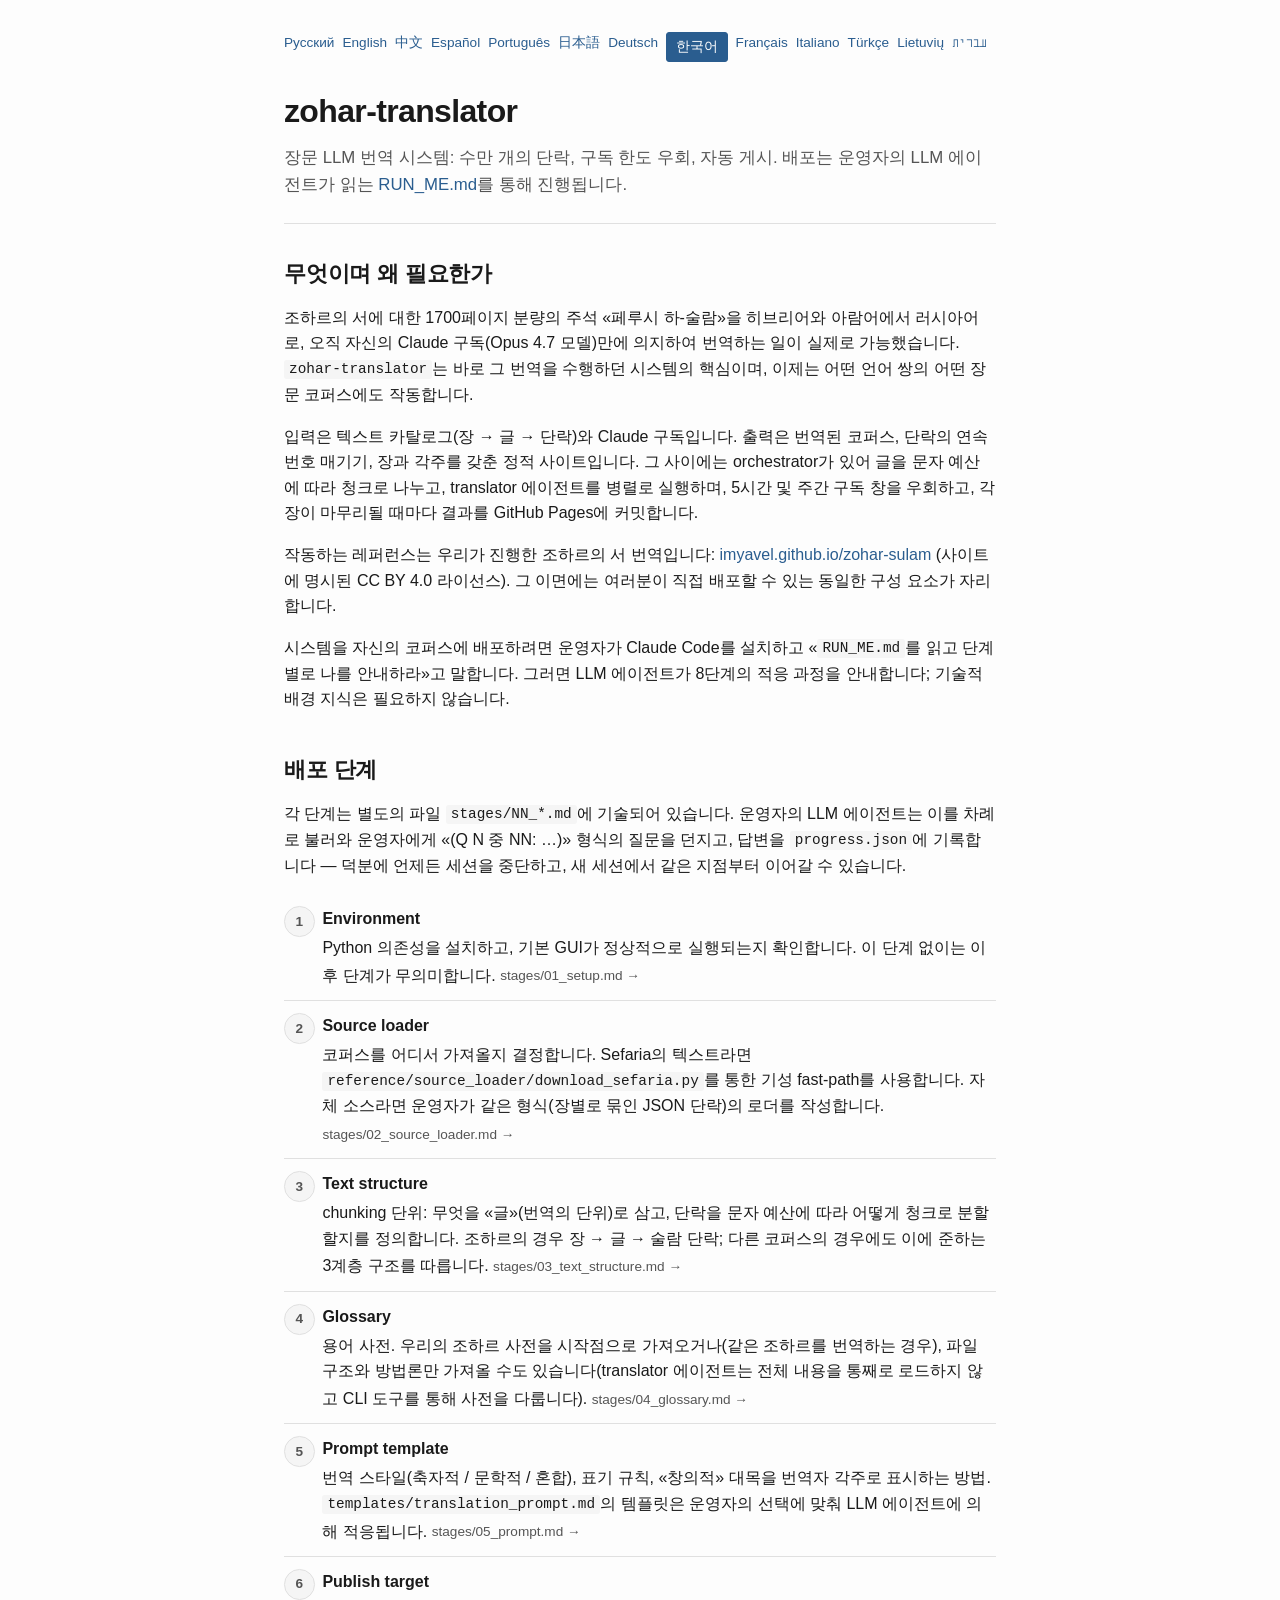
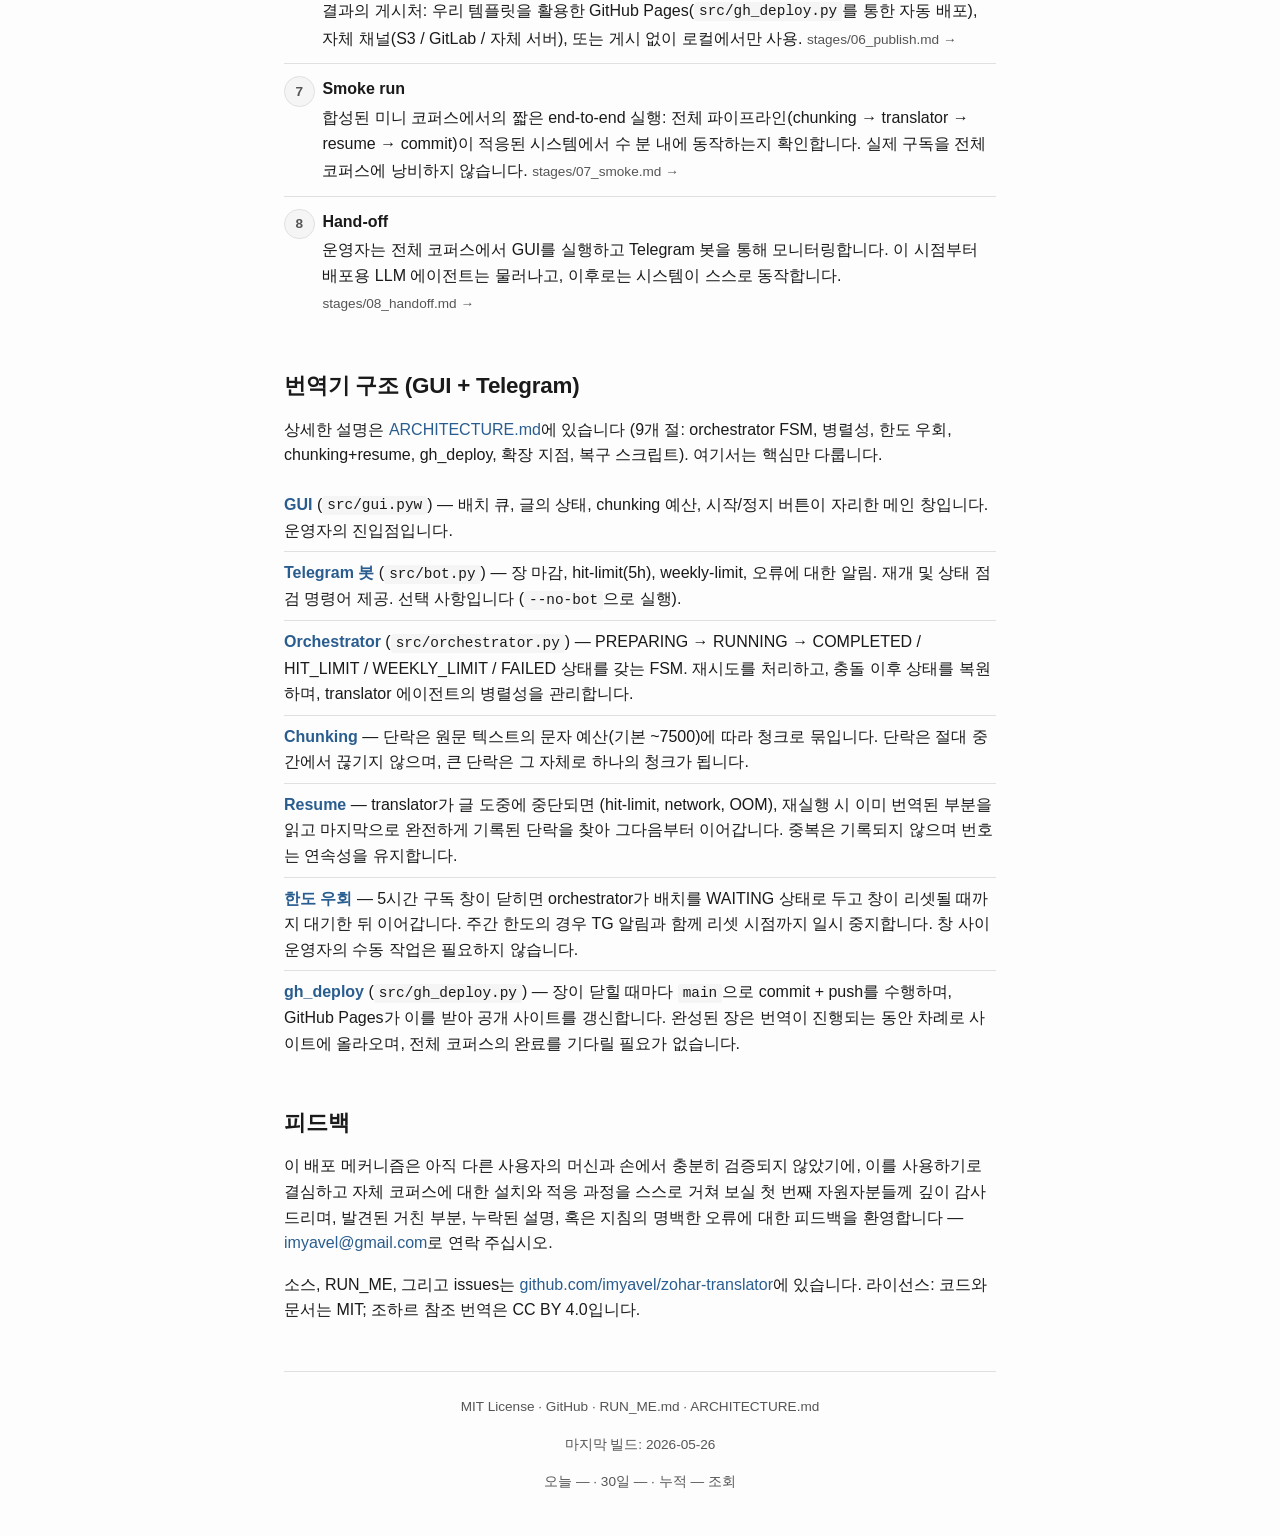
<file: docs/ko/index.html>
<!DOCTYPE html>
<html lang="ko">
<head>
  <meta charset="UTF-8">
  <meta name="viewport" content="width=device-width, initial-scale=1">
  <title>zohar-translator — 장문 LLM 번역 시스템</title>
  <meta name="description" content="오픈소스 장문 LLM 번역 오케스트레이터. 청크, 배치, 구독 한도 우회, GitHub Pages 자동 게시.">
<!-- SEO-PATCH:BEGIN -->
  <link rel="canonical" href="https://imyavel.github.io/zohar-translator/ko/">
  <link rel="alternate" hreflang="ru" href="https://imyavel.github.io/zohar-translator/ru/">
  <link rel="alternate" hreflang="en" href="https://imyavel.github.io/zohar-translator/en/">
  <link rel="alternate" hreflang="zh" href="https://imyavel.github.io/zohar-translator/zh/">
  <link rel="alternate" hreflang="es" href="https://imyavel.github.io/zohar-translator/es/">
  <link rel="alternate" hreflang="pt" href="https://imyavel.github.io/zohar-translator/pt/">
  <link rel="alternate" hreflang="ja" href="https://imyavel.github.io/zohar-translator/ja/">
  <link rel="alternate" hreflang="de" href="https://imyavel.github.io/zohar-translator/de/">
  <link rel="alternate" hreflang="ko" href="https://imyavel.github.io/zohar-translator/ko/">
  <link rel="alternate" hreflang="fr" href="https://imyavel.github.io/zohar-translator/fr/">
  <link rel="alternate" hreflang="it" href="https://imyavel.github.io/zohar-translator/it/">
  <link rel="alternate" hreflang="tr" href="https://imyavel.github.io/zohar-translator/tr/">
  <link rel="alternate" hreflang="lt" href="https://imyavel.github.io/zohar-translator/lt/">
  <link rel="alternate" hreflang="he" href="https://imyavel.github.io/zohar-translator/he/">
  <link rel="alternate" hreflang="x-default" href="https://imyavel.github.io/zohar-translator/">
  <meta property="og:type" content="website">
  <meta property="og:url" content="https://imyavel.github.io/zohar-translator/ko/">
  <meta property="og:site_name" content="zohar-translator">
  <meta property="og:locale" content="ko_KR">
  <meta property="og:title" content="zohar-translator — 장문 LLM 번역 시스템">
  <meta property="og:description" content="오픈소스 장문 LLM 번역 오케스트레이터. 청크, 배치, 구독 한도 우회, GitHub Pages 자동 게시.">
  <meta name="twitter:card" content="summary">
  <meta name="twitter:title" content="zohar-translator — 장문 LLM 번역 시스템">
  <meta name="twitter:description" content="오픈소스 장문 LLM 번역 오케스트레이터. 청크, 배치, 구독 한도 우회, GitHub Pages 자동 게시.">
<!-- SEO-PATCH:END -->
  <link rel="stylesheet" href="../style.css">
  <script src="../lang.js" defer></script>
  <script data-goatcounter="https://zohar-translator.goatcounter.com/count" async src="//gc.zgo.at/count.js"></script>
</head>
<body>
  <div class="container">
    <header>
      <nav class="lang-switcher" aria-label="언어 선택">
        <a href="../ru/" data-lang="ru">Русский</a>
        <a href="../en/" data-lang="en">English</a>
        <a href="../zh/" data-lang="zh">中文</a>
        <a href="../es/" data-lang="es">Español</a>
        <a href="../pt/" data-lang="pt">Português</a>
        <a href="../ja/" data-lang="ja">日本語</a>
        <a href="../de/" data-lang="de">Deutsch</a>
        <span class="current" aria-current="page">한국어</span>
        <a href="../fr/" data-lang="fr">Français</a>
        <a href="../it/" data-lang="it">Italiano</a>
        <a href="../tr/" data-lang="tr">Türkçe</a>
        <a href="../lt/" data-lang="lt">Lietuvių</a>
        <a href="../he/" data-lang="he">עברית</a>
      </nav>
      <h1>zohar-translator</h1>
      <p class="tagline">
        장문 LLM 번역 시스템: 수만 개의 단락, 구독 한도 우회, 자동 게시.
        배포는 운영자의 LLM 에이전트가 읽는
        <a href="https://github.com/imyavel/zohar-translator/blob/main/RUN_ME.md">RUN_ME.md</a>를
        통해 진행됩니다.
      </p>
    </header>

    <main>
      <section id="what">
        <h2>무엇이며 왜 필요한가</h2>
        <p>
          조하르의 서에 대한 1700페이지 분량의 주석 «페루시 하-술람»을
          히브리어와 아람어에서 러시아어로, 오직 자신의 Claude 구독(Opus 4.7 모델)만에
          의지하여 번역하는 일이 실제로 가능했습니다. <code>zohar-translator</code>는
          바로 그 번역을 수행하던 시스템의 핵심이며, 이제는 어떤 언어 쌍의
          어떤 장문 코퍼스에도 작동합니다.
        </p>
        <p>
          입력은 텍스트 카탈로그(장 → 글 → 단락)와 Claude 구독입니다.
          출력은 번역된 코퍼스, 단락의 연속 번호 매기기, 장과 각주를 갖춘
          정적 사이트입니다. 그 사이에는 orchestrator가 있어 글을 문자
          예산에 따라 청크로 나누고, translator 에이전트를 병렬로
          실행하며, 5시간 및 주간 구독 창을 우회하고, 각 장이 마무리될
          때마다 결과를 GitHub Pages에 커밋합니다.
        </p>
        <p>
          작동하는 레퍼런스는 우리가 진행한 조하르의 서 번역입니다:
          <a href="http://imyavel.github.io/zohar-sulam/">imyavel.github.io/zohar-sulam</a>
          (사이트에 명시된 CC BY 4.0 라이선스). 그 이면에는 여러분이
          직접 배포할 수 있는 동일한 구성 요소가 자리합니다.
        </p>
        <p>
          시스템을 자신의 코퍼스에 배포하려면 운영자가 Claude Code를
          설치하고 «<code>RUN_ME.md</code>를 읽고 단계별로 나를
          안내하라»고 말합니다. 그러면 LLM 에이전트가 8단계의 적응
          과정을 안내합니다; 기술적 배경 지식은 필요하지 않습니다.
        </p>
      </section>

      <section id="stages">
        <h2>배포 단계</h2>
        <p>
          각 단계는 별도의 파일 <code>stages/NN_*.md</code>에 기술되어
          있습니다. 운영자의 LLM 에이전트는 이를 차례로 불러와 운영자에게
          «(Q N 중 NN: …)» 형식의 질문을 던지고, 답변을
          <code>progress.json</code>에 기록합니다 — 덕분에 언제든 세션을
          중단하고, 새 세션에서 같은 지점부터 이어갈 수 있습니다.
        </p>
        <ol class="stages">
          <li>
            <strong>Environment</strong>
            Python 의존성을 설치하고, 기본 GUI가 정상적으로 실행되는지
            확인합니다. 이 단계 없이는 이후 단계가 무의미합니다.
            <a class="stage-doc" href="https://github.com/imyavel/zohar-translator/blob/main/stages/01_setup.md">stages/01_setup.md →</a>
          </li>
          <li>
            <strong>Source loader</strong>
            코퍼스를 어디서 가져올지 결정합니다. Sefaria의 텍스트라면
            <code>reference/source_loader/download_sefaria.py</code>를 통한
            기성 fast-path를 사용합니다. 자체 소스라면 운영자가 같은
            형식(장별로 묶인 JSON 단락)의 로더를 작성합니다.
            <a class="stage-doc" href="https://github.com/imyavel/zohar-translator/blob/main/stages/02_source_loader.md">stages/02_source_loader.md →</a>
          </li>
          <li>
            <strong>Text structure</strong>
            chunking 단위: 무엇을 «글»(번역의 단위)로 삼고, 단락을
            문자 예산에 따라 어떻게 청크로 분할할지를 정의합니다. 조하르의
            경우 장 → 글 → 술람 단락; 다른 코퍼스의 경우에도 이에 준하는
            3계층 구조를 따릅니다.
            <a class="stage-doc" href="https://github.com/imyavel/zohar-translator/blob/main/stages/03_text_structure.md">stages/03_text_structure.md →</a>
          </li>
          <li>
            <strong>Glossary</strong>
            용어 사전. 우리의 조하르 사전을 시작점으로 가져오거나(같은
            조하르를 번역하는 경우), 파일 구조와 방법론만 가져올 수도
            있습니다(translator 에이전트는 전체 내용을 통째로 로드하지
            않고 CLI 도구를 통해 사전을 다룹니다).
            <a class="stage-doc" href="https://github.com/imyavel/zohar-translator/blob/main/stages/04_glossary.md">stages/04_glossary.md →</a>
          </li>
          <li>
            <strong>Prompt template</strong>
            번역 스타일(축자적 / 문학적 / 혼합), 표기 규칙, «창의적»
            대목을 번역자 각주로 표시하는 방법. <code>templates/translation_prompt.md</code>의
            템플릿은 운영자의 선택에 맞춰 LLM 에이전트에 의해 적응됩니다.
            <a class="stage-doc" href="https://github.com/imyavel/zohar-translator/blob/main/stages/05_prompt.md">stages/05_prompt.md →</a>
          </li>
          <li>
            <strong>Publish target</strong>
            결과의 게시처: 우리 템플릿을 활용한 GitHub Pages(<code>src/gh_deploy.py</code>를
            통한 자동 배포), 자체 채널(S3 / GitLab / 자체 서버), 또는
            게시 없이 로컬에서만 사용.
            <a class="stage-doc" href="https://github.com/imyavel/zohar-translator/blob/main/stages/06_publish.md">stages/06_publish.md →</a>
          </li>
          <li>
            <strong>Smoke run</strong>
            합성된 미니 코퍼스에서의 짧은 end-to-end 실행: 전체
            파이프라인(chunking → translator → resume → commit)이 적응된
            시스템에서 수 분 내에 동작하는지 확인합니다. 실제 구독을
            전체 코퍼스에 낭비하지 않습니다.
            <a class="stage-doc" href="https://github.com/imyavel/zohar-translator/blob/main/stages/07_smoke.md">stages/07_smoke.md →</a>
          </li>
          <li>
            <strong>Hand-off</strong>
            운영자는 전체 코퍼스에서 GUI를 실행하고 Telegram 봇을 통해
            모니터링합니다. 이 시점부터 배포용 LLM 에이전트는 물러나고,
            이후로는 시스템이 스스로 동작합니다.
            <a class="stage-doc" href="https://github.com/imyavel/zohar-translator/blob/main/stages/08_handoff.md">stages/08_handoff.md →</a>
          </li>
        </ol>
      </section>

      <section id="architecture">
        <h2>번역기 구조 (GUI + Telegram)</h2>
        <p>
          상세한 설명은
          <a href="https://github.com/imyavel/zohar-translator/blob/main/ARCHITECTURE.md">ARCHITECTURE.md</a>에
          있습니다 (9개 절: orchestrator FSM, 병렬성, 한도 우회,
          chunking+resume, gh_deploy, 확장 지점, 복구 스크립트). 여기서는
          핵심만 다룹니다.
        </p>
        <ul class="arch">
          <li>
            <strong>GUI</strong> (<code>src/gui.pyw</code>) — 배치 큐,
            글의 상태, chunking 예산, 시작/정지 버튼이 자리한 메인
            창입니다. 운영자의 진입점입니다.
          </li>
          <li>
            <strong>Telegram 봇</strong> (<code>src/bot.py</code>) —
            장 마감, hit-limit(5h), weekly-limit, 오류에 대한 알림.
            재개 및 상태 점검 명령어 제공. 선택 사항입니다
            (<code>--no-bot</code>으로 실행).
          </li>
          <li>
            <strong>Orchestrator</strong> (<code>src/orchestrator.py</code>) —
            PREPARING → RUNNING → COMPLETED / HIT_LIMIT / WEEKLY_LIMIT /
            FAILED 상태를 갖는 FSM. 재시도를 처리하고, 충돌 이후 상태를
            복원하며, translator 에이전트의 병렬성을 관리합니다.
          </li>
          <li>
            <strong>Chunking</strong> — 단락은 원문 텍스트의 문자
            예산(기본 ~7500)에 따라 청크로 묶입니다. 단락은 절대
            중간에서 끊기지 않으며, 큰 단락은 그 자체로 하나의 청크가
            됩니다.
          </li>
          <li>
            <strong>Resume</strong> — translator가 글 도중에 중단되면
            (hit-limit, network, OOM), 재실행 시 이미 번역된 부분을 읽고
            마지막으로 완전하게 기록된 단락을 찾아 그다음부터 이어갑니다.
            중복은 기록되지 않으며 번호는 연속성을 유지합니다.
          </li>
          <li>
            <strong>한도 우회</strong> — 5시간 구독 창이 닫히면
            orchestrator가 배치를 WAITING 상태로 두고 창이 리셋될 때까지
            대기한 뒤 이어갑니다. 주간 한도의 경우 TG 알림과 함께 리셋
            시점까지 일시 중지합니다. 창 사이 운영자의 수동 작업은
            필요하지 않습니다.
          </li>
          <li>
            <strong>gh_deploy</strong> (<code>src/gh_deploy.py</code>) —
            장이 닫힐 때마다 <code>main</code>으로 commit + push를
            수행하며, GitHub Pages가 이를 받아 공개 사이트를 갱신합니다.
            완성된 장은 번역이 진행되는 동안 차례로 사이트에 올라오며,
            전체 코퍼스의 완료를 기다릴 필요가 없습니다.
          </li>
        </ul>
      </section>

      <section id="contact">
        <h2>피드백</h2>
        <p>
          이 배포 메커니즘은 아직 다른 사용자의 머신과 손에서 충분히
          검증되지 않았기에, 이를 사용하기로 결심하고 자체 코퍼스에 대한
          설치와 적응 과정을 스스로 거쳐 보실 첫 번째 자원자분들께
          깊이 감사드리며, 발견된 거친 부분, 누락된 설명, 혹은 지침의
          명백한 오류에 대한 피드백을 환영합니다 —
          <a href="mailto:imyavel@gmail.com">imyavel@gmail.com</a>로
          연락 주십시오.
        </p>
        <p>
          소스, RUN_ME, 그리고 issues는
          <a href="https://github.com/imyavel/zohar-translator">github.com/imyavel/zohar-translator</a>에
          있습니다. 라이선스: 코드와 문서는 MIT; 조하르 참조 번역은
          CC BY 4.0입니다.
        </p>
      </section>
    </main>

    <footer>
      <p>
        MIT License ·
        <a href="https://github.com/imyavel/zohar-translator">GitHub</a> ·
        <a href="https://github.com/imyavel/zohar-translator/blob/main/RUN_ME.md">RUN_ME.md</a> ·
        <a href="https://github.com/imyavel/zohar-translator/blob/main/ARCHITECTURE.md">ARCHITECTURE.md</a>
      </p>
      <!-- BUILD-DATE:BEGIN -->
      <p class="build-date">마지막 빌드: <time datetime="2026-05-26">2026-05-26</time></p>
      <!-- BUILD-DATE:END -->
      <p class="stats-inline">— · — · —</p>
      <script src="../stats.js" defer></script>
    </footer>
  </div>
</body>
</html>
</file>
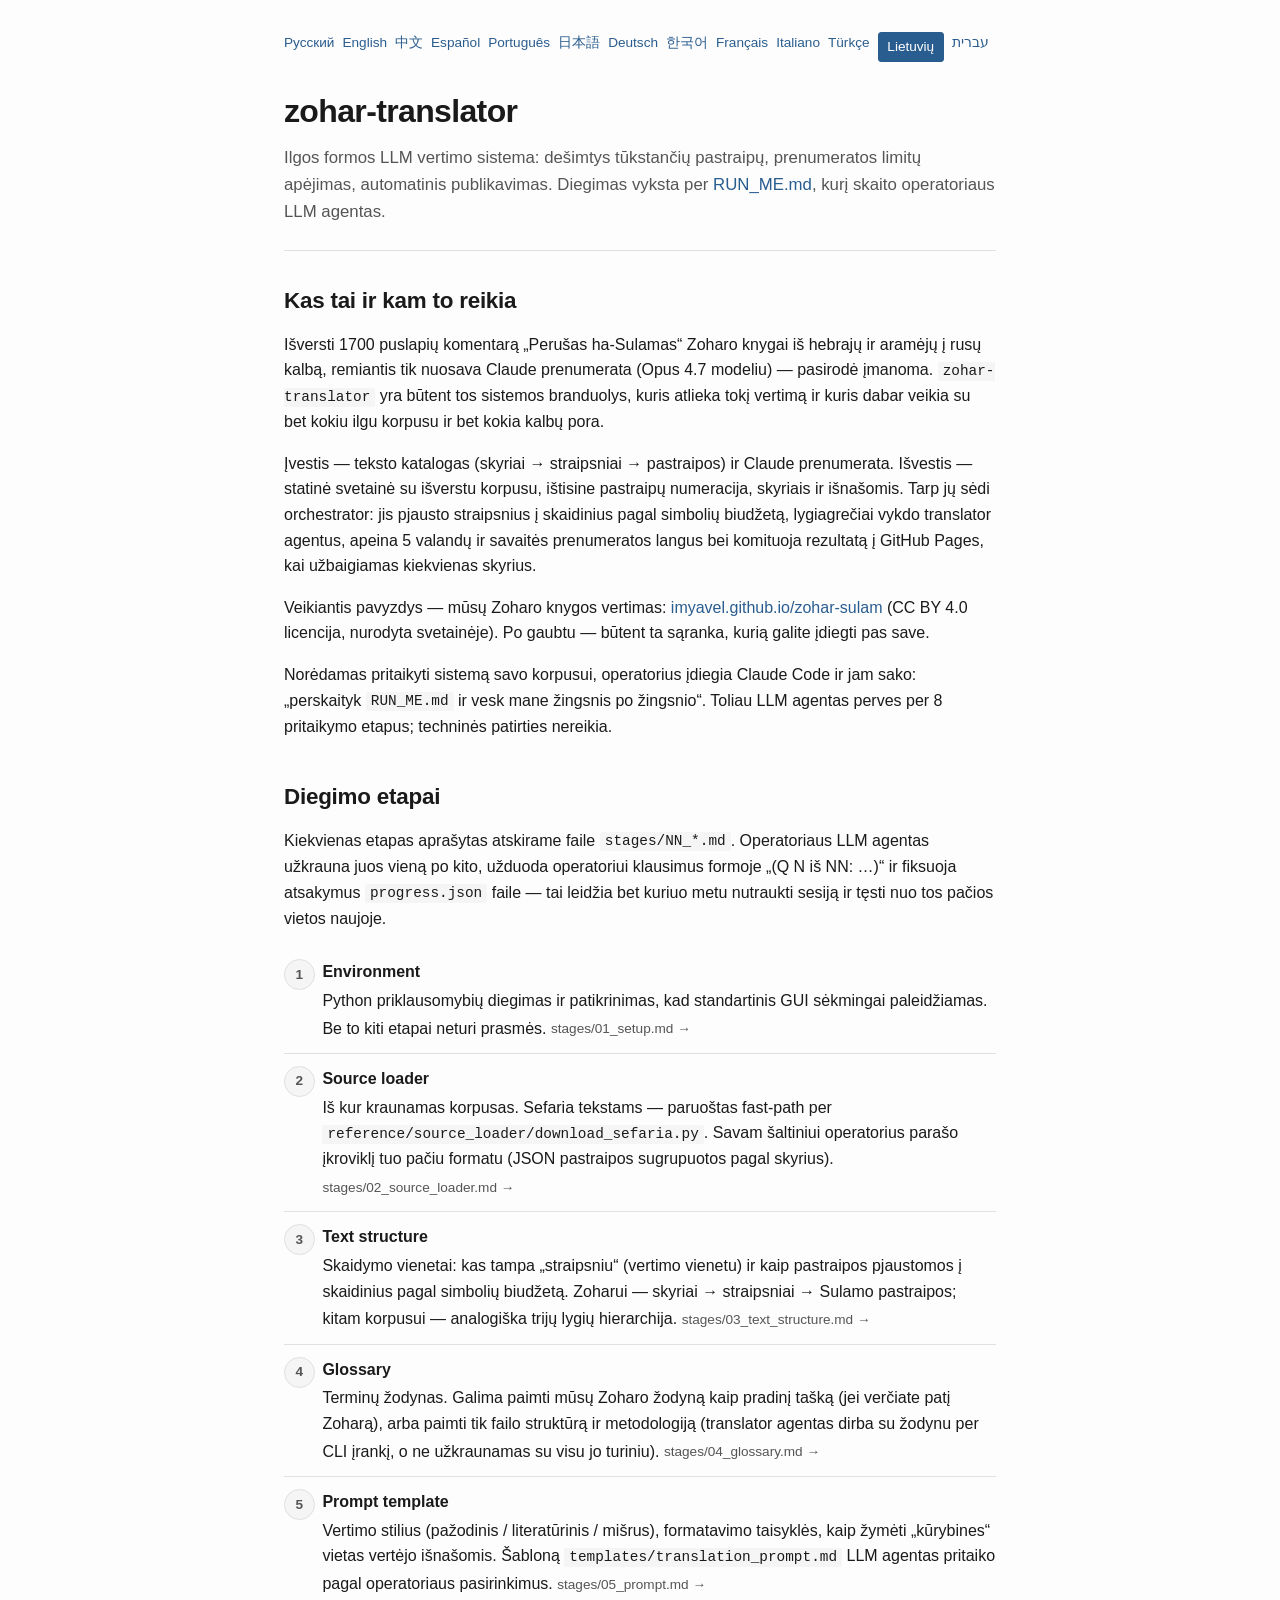
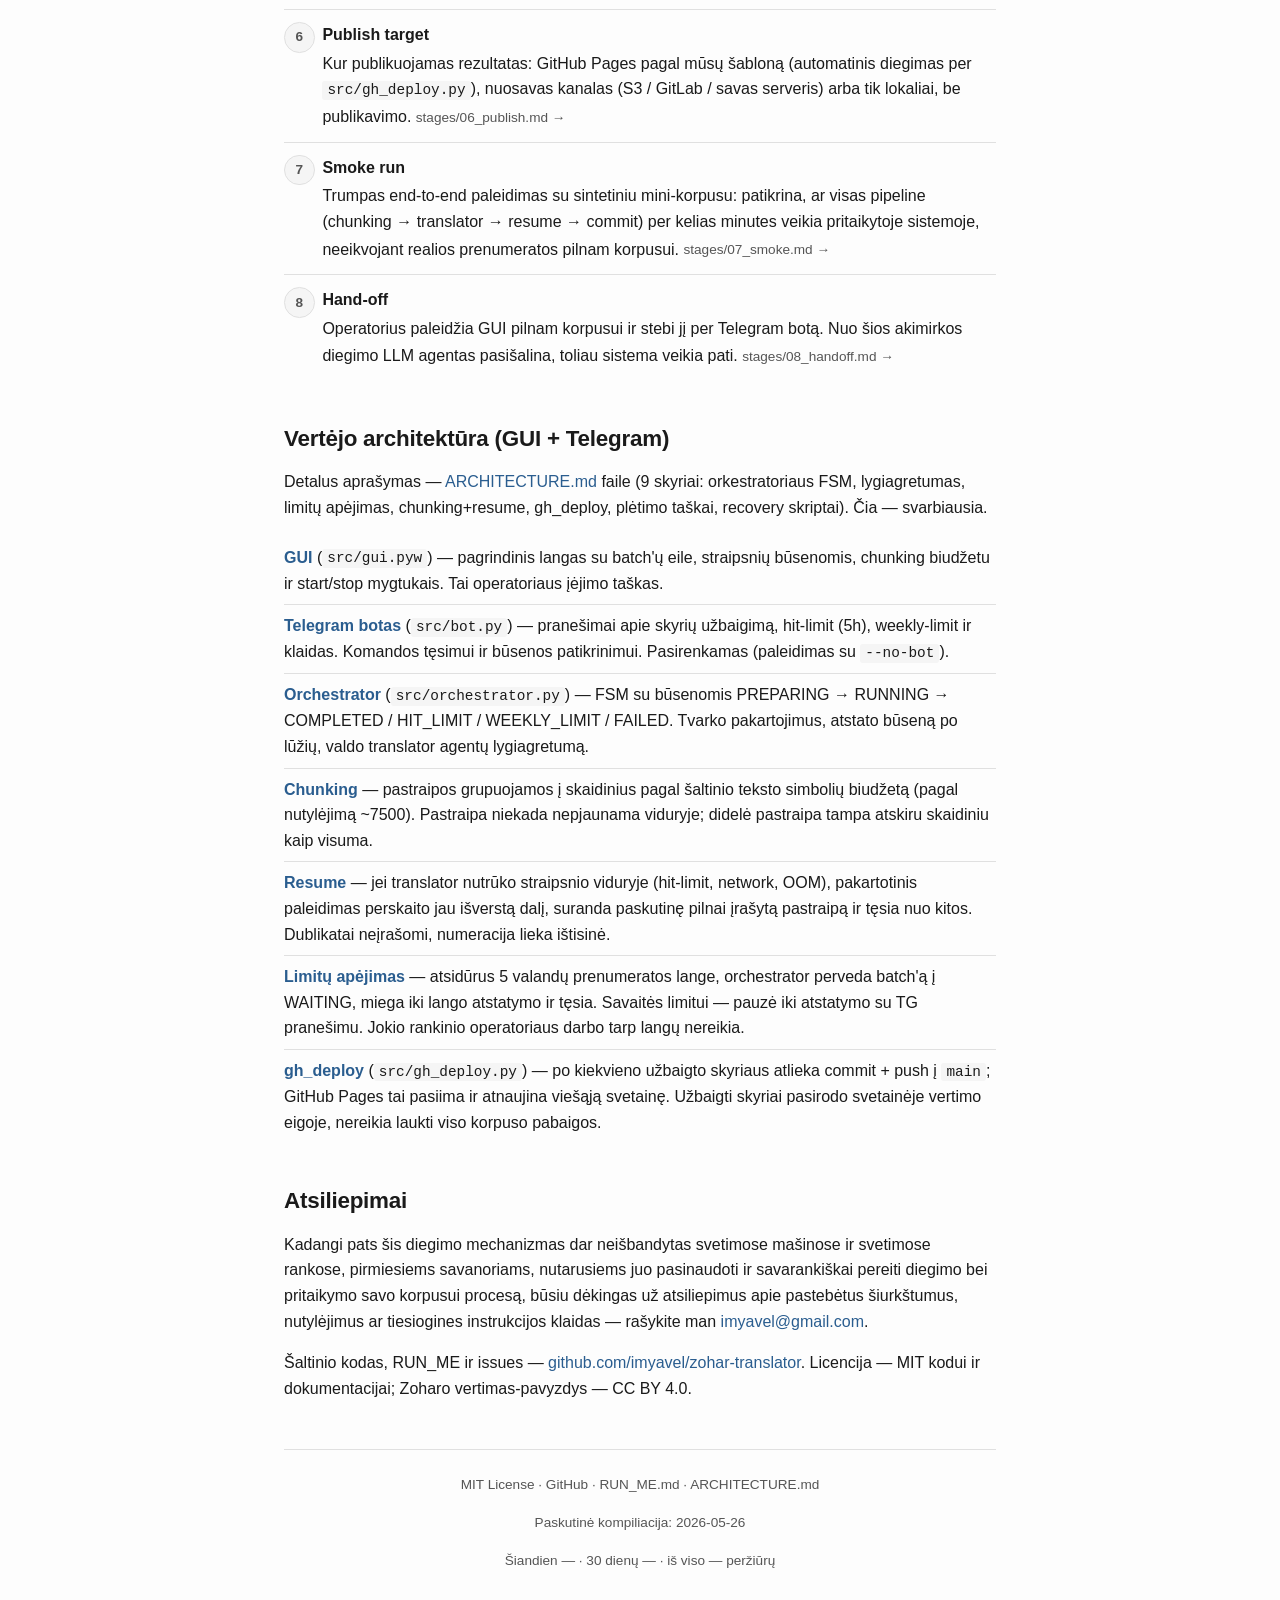
<file: docs/lt/index.html>
<!DOCTYPE html>
<html lang="lt">
<head>
  <meta charset="UTF-8">
  <meta name="viewport" content="width=device-width, initial-scale=1">
  <title>zohar-translator — ilgos formos LLM vertimo sistema</title>
  <meta name="description" content="Atvirojo kodo orchestratorius ilgos formos LLM vertimui. Skaidiniai, paketai, prenumeratos limitų apėjimas, automatinis publikavimas į GitHub Pages.">
<!-- SEO-PATCH:BEGIN -->
  <link rel="canonical" href="https://imyavel.github.io/zohar-translator/lt/">
  <link rel="alternate" hreflang="ru" href="https://imyavel.github.io/zohar-translator/ru/">
  <link rel="alternate" hreflang="en" href="https://imyavel.github.io/zohar-translator/en/">
  <link rel="alternate" hreflang="zh" href="https://imyavel.github.io/zohar-translator/zh/">
  <link rel="alternate" hreflang="es" href="https://imyavel.github.io/zohar-translator/es/">
  <link rel="alternate" hreflang="pt" href="https://imyavel.github.io/zohar-translator/pt/">
  <link rel="alternate" hreflang="ja" href="https://imyavel.github.io/zohar-translator/ja/">
  <link rel="alternate" hreflang="de" href="https://imyavel.github.io/zohar-translator/de/">
  <link rel="alternate" hreflang="ko" href="https://imyavel.github.io/zohar-translator/ko/">
  <link rel="alternate" hreflang="fr" href="https://imyavel.github.io/zohar-translator/fr/">
  <link rel="alternate" hreflang="it" href="https://imyavel.github.io/zohar-translator/it/">
  <link rel="alternate" hreflang="tr" href="https://imyavel.github.io/zohar-translator/tr/">
  <link rel="alternate" hreflang="lt" href="https://imyavel.github.io/zohar-translator/lt/">
  <link rel="alternate" hreflang="he" href="https://imyavel.github.io/zohar-translator/he/">
  <link rel="alternate" hreflang="x-default" href="https://imyavel.github.io/zohar-translator/">
  <meta property="og:type" content="website">
  <meta property="og:url" content="https://imyavel.github.io/zohar-translator/lt/">
  <meta property="og:site_name" content="zohar-translator">
  <meta property="og:locale" content="lt_LT">
  <meta property="og:title" content="zohar-translator — ilgos formos LLM vertimo sistema">
  <meta property="og:description" content="Atvirojo kodo orchestratorius ilgos formos LLM vertimui. Skaidiniai, paketai, prenumeratos limitų apėjimas, automatinis publikavimas į GitHub Pages.">
  <meta name="twitter:card" content="summary">
  <meta name="twitter:title" content="zohar-translator — ilgos formos LLM vertimo sistema">
  <meta name="twitter:description" content="Atvirojo kodo orchestratorius ilgos formos LLM vertimui. Skaidiniai, paketai, prenumeratos limitų apėjimas, automatinis publikavimas į GitHub Pages.">
<!-- SEO-PATCH:END -->
  <link rel="stylesheet" href="../style.css">
  <script src="../lang.js" defer></script>
  <script data-goatcounter="https://zohar-translator.goatcounter.com/count" async src="//gc.zgo.at/count.js"></script>
</head>
<body>
  <div class="container">
    <header>
      <nav class="lang-switcher" aria-label="Kalbos pasirinkimas">
        <a href="../ru/" data-lang="ru">Русский</a>
        <a href="../en/" data-lang="en">English</a>
        <a href="../zh/" data-lang="zh">中文</a>
        <a href="../es/" data-lang="es">Español</a>
        <a href="../pt/" data-lang="pt">Português</a>
        <a href="../ja/" data-lang="ja">日本語</a>
        <a href="../de/" data-lang="de">Deutsch</a>
        <a href="../ko/" data-lang="ko">한국어</a>
        <a href="../fr/" data-lang="fr">Français</a>
        <a href="../it/" data-lang="it">Italiano</a>
        <a href="../tr/" data-lang="tr">Türkçe</a>
        <span class="current" aria-current="page">Lietuvių</span>
        <a href="../he/" data-lang="he">עברית</a>
      </nav>
      <h1>zohar-translator</h1>
      <p class="tagline">
        Ilgos formos LLM vertimo sistema: dešimtys tūkstančių pastraipų,
        prenumeratos limitų apėjimas, automatinis publikavimas. Diegimas vyksta per
        <a href="https://github.com/imyavel/zohar-translator/blob/main/RUN_ME.md">RUN_ME.md</a>,
        kurį skaito operatoriaus LLM agentas.
      </p>
    </header>

    <main>
      <section id="what">
        <h2>Kas tai ir kam to reikia</h2>
        <p>
          Išversti 1700 puslapių komentarą „Perušas ha-Sulamas“ Zoharo knygai
          iš hebrajų ir aramėjų į rusų kalbą, remiantis tik nuosava Claude
          prenumerata (Opus 4.7 modeliu) — pasirodė įmanoma. <code>zohar-translator</code> yra
          būtent tos sistemos branduolys, kuris atlieka tokį vertimą ir kuris
          dabar veikia su bet kokiu ilgu korpusu ir bet kokia kalbų pora.
        </p>
        <p>
          Įvestis — teksto katalogas (skyriai → straipsniai → pastraipos) ir
          Claude prenumerata. Išvestis — statinė svetainė su išverstu korpusu,
          ištisine pastraipų numeracija, skyriais ir išnašomis. Tarp jų sėdi
          orchestrator: jis pjausto straipsnius į skaidinius pagal simbolių
          biudžetą, lygiagrečiai vykdo translator agentus, apeina 5 valandų
          ir savaitės prenumeratos langus bei komituoja rezultatą į GitHub
          Pages, kai užbaigiamas kiekvienas skyrius.
        </p>
        <p>
          Veikiantis pavyzdys — mūsų Zoharo knygos vertimas:
          <a href="http://imyavel.github.io/zohar-sulam/">imyavel.github.io/zohar-sulam</a>
          (CC BY 4.0 licencija, nurodyta svetainėje). Po gaubtu — būtent ta
          sąranka, kurią galite įdiegti pas save.
        </p>
        <p>
          Norėdamas pritaikyti sistemą savo korpusui, operatorius įdiegia
          Claude Code ir jam sako: „perskaityk <code>RUN_ME.md</code> ir vesk
          mane žingsnis po žingsnio“. Toliau LLM agentas perves per 8
          pritaikymo etapus; techninės patirties nereikia.
        </p>
      </section>

      <section id="stages">
        <h2>Diegimo etapai</h2>
        <p>
          Kiekvienas etapas aprašytas atskirame faile <code>stages/NN_*.md</code>.
          Operatoriaus LLM agentas užkrauna juos vieną po kito, užduoda
          operatoriui klausimus formoje „(Q N iš NN: …)“ ir fiksuoja atsakymus
          <code>progress.json</code> faile — tai leidžia bet kuriuo metu
          nutraukti sesiją ir tęsti nuo tos pačios vietos naujoje.
        </p>
        <ol class="stages">
          <li>
            <strong>Environment</strong>
            Python priklausomybių diegimas ir patikrinimas, kad standartinis
            GUI sėkmingai paleidžiamas. Be to kiti etapai neturi prasmės.
            <a class="stage-doc" href="https://github.com/imyavel/zohar-translator/blob/main/stages/01_setup.md">stages/01_setup.md →</a>
          </li>
          <li>
            <strong>Source loader</strong>
            Iš kur kraunamas korpusas. Sefaria tekstams — paruoštas fast-path
            per <code>reference/source_loader/download_sefaria.py</code>.
            Savam šaltiniui operatorius parašo įkroviklį tuo pačiu formatu
            (JSON pastraipos sugrupuotos pagal skyrius).
            <a class="stage-doc" href="https://github.com/imyavel/zohar-translator/blob/main/stages/02_source_loader.md">stages/02_source_loader.md →</a>
          </li>
          <li>
            <strong>Text structure</strong>
            Skaidymo vienetai: kas tampa „straipsniu“ (vertimo vienetu) ir kaip
            pastraipos pjaustomos į skaidinius pagal simbolių biudžetą. Zoharui —
            skyriai → straipsniai → Sulamo pastraipos; kitam korpusui —
            analogiška trijų lygių hierarchija.
            <a class="stage-doc" href="https://github.com/imyavel/zohar-translator/blob/main/stages/03_text_structure.md">stages/03_text_structure.md →</a>
          </li>
          <li>
            <strong>Glossary</strong>
            Terminų žodynas. Galima paimti mūsų Zoharo žodyną kaip pradinį
            tašką (jei verčiate patį Zoharą), arba paimti tik failo struktūrą
            ir metodologiją (translator agentas dirba su žodynu per CLI įrankį,
            o ne užkraunamas su visu jo turiniu).
            <a class="stage-doc" href="https://github.com/imyavel/zohar-translator/blob/main/stages/04_glossary.md">stages/04_glossary.md →</a>
          </li>
          <li>
            <strong>Prompt template</strong>
            Vertimo stilius (pažodinis / literatūrinis / mišrus), formatavimo
            taisyklės, kaip žymėti „kūrybines“ vietas vertėjo išnašomis.
            Šabloną <code>templates/translation_prompt.md</code> LLM agentas
            pritaiko pagal operatoriaus pasirinkimus.
            <a class="stage-doc" href="https://github.com/imyavel/zohar-translator/blob/main/stages/05_prompt.md">stages/05_prompt.md →</a>
          </li>
          <li>
            <strong>Publish target</strong>
            Kur publikuojamas rezultatas: GitHub Pages pagal mūsų šabloną
            (automatinis diegimas per <code>src/gh_deploy.py</code>), nuosavas
            kanalas (S3 / GitLab / savas serveris) arba tik lokaliai, be
            publikavimo.
            <a class="stage-doc" href="https://github.com/imyavel/zohar-translator/blob/main/stages/06_publish.md">stages/06_publish.md →</a>
          </li>
          <li>
            <strong>Smoke run</strong>
            Trumpas end-to-end paleidimas su sintetiniu mini-korpusu: patikrina,
            ar visas pipeline (chunking → translator → resume → commit) per
            kelias minutes veikia pritaikytoje sistemoje, neeikvojant realios
            prenumeratos pilnam korpusui.
            <a class="stage-doc" href="https://github.com/imyavel/zohar-translator/blob/main/stages/07_smoke.md">stages/07_smoke.md →</a>
          </li>
          <li>
            <strong>Hand-off</strong>
            Operatorius paleidžia GUI pilnam korpusui ir stebi jį per Telegram
            botą. Nuo šios akimirkos diegimo LLM agentas pasišalina, toliau
            sistema veikia pati.
            <a class="stage-doc" href="https://github.com/imyavel/zohar-translator/blob/main/stages/08_handoff.md">stages/08_handoff.md →</a>
          </li>
        </ol>
      </section>

      <section id="architecture">
        <h2>Vertėjo architektūra (GUI + Telegram)</h2>
        <p>
          Detalus aprašymas —
          <a href="https://github.com/imyavel/zohar-translator/blob/main/ARCHITECTURE.md">ARCHITECTURE.md</a>
          faile (9 skyriai: orkestratoriaus FSM, lygiagretumas, limitų
          apėjimas, chunking+resume, gh_deploy, plėtimo taškai, recovery
          skriptai). Čia — svarbiausia.
        </p>
        <ul class="arch">
          <li>
            <strong>GUI</strong> (<code>src/gui.pyw</code>) — pagrindinis
            langas su batch'ų eile, straipsnių būsenomis, chunking biudžetu
            ir start/stop mygtukais. Tai operatoriaus įėjimo taškas.
          </li>
          <li>
            <strong>Telegram botas</strong> (<code>src/bot.py</code>) —
            pranešimai apie skyrių užbaigimą, hit-limit (5h), weekly-limit ir
            klaidas. Komandos tęsimui ir būsenos patikrinimui. Pasirenkamas
            (paleidimas su <code>--no-bot</code>).
          </li>
          <li>
            <strong>Orchestrator</strong> (<code>src/orchestrator.py</code>) —
            FSM su būsenomis PREPARING → RUNNING → COMPLETED / HIT_LIMIT /
            WEEKLY_LIMIT / FAILED. Tvarko pakartojimus, atstato būseną po
            lūžių, valdo translator agentų lygiagretumą.
          </li>
          <li>
            <strong>Chunking</strong> — pastraipos grupuojamos į skaidinius
            pagal šaltinio teksto simbolių biudžetą (pagal nutylėjimą ~7500).
            Pastraipa niekada nepjaunama viduryje; didelė pastraipa tampa
            atskiru skaidiniu kaip visuma.
          </li>
          <li>
            <strong>Resume</strong> — jei translator nutrūko straipsnio viduryje
            (hit-limit, network, OOM), pakartotinis paleidimas perskaito jau
            išverstą dalį, suranda paskutinę pilnai įrašytą pastraipą ir tęsia
            nuo kitos. Dublikatai neįrašomi, numeracija lieka ištisinė.
          </li>
          <li>
            <strong>Limitų apėjimas</strong> — atsidūrus 5 valandų prenumeratos
            lange, orchestrator perveda batch'ą į WAITING, miega iki lango
            atstatymo ir tęsia. Savaitės limitui — pauzė iki atstatymo su TG
            pranešimu. Jokio rankinio operatoriaus darbo tarp langų nereikia.
          </li>
          <li>
            <strong>gh_deploy</strong> (<code>src/gh_deploy.py</code>) — po
            kiekvieno užbaigto skyriaus atlieka commit + push į <code>main</code>;
            GitHub Pages tai pasiima ir atnaujina viešąją svetainę. Užbaigti
            skyriai pasirodo svetainėje vertimo eigoje, nereikia laukti viso
            korpuso pabaigos.
          </li>
        </ul>
      </section>

      <section id="contact">
        <h2>Atsiliepimai</h2>
        <p>
          Kadangi pats šis diegimo mechanizmas dar neišbandytas svetimose
          mašinose ir svetimose rankose, pirmiesiems savanoriams, nutarusiems
          juo pasinaudoti ir savarankiškai pereiti diegimo bei pritaikymo savo
          korpusui procesą, būsiu dėkingas už atsiliepimus apie pastebėtus
          šiurkštumus, nutylėjimus ar tiesiogines instrukcijos klaidas —
          rašykite man
          <a href="mailto:imyavel@gmail.com">imyavel@gmail.com</a>.
        </p>
        <p>
          Šaltinio kodas, RUN_ME ir issues —
          <a href="https://github.com/imyavel/zohar-translator">github.com/imyavel/zohar-translator</a>.
          Licencija — MIT kodui ir dokumentacijai; Zoharo vertimas-pavyzdys —
          CC BY 4.0.
        </p>
      </section>
    </main>

    <footer>
      <p>
        MIT License ·
        <a href="https://github.com/imyavel/zohar-translator">GitHub</a> ·
        <a href="https://github.com/imyavel/zohar-translator/blob/main/RUN_ME.md">RUN_ME.md</a> ·
        <a href="https://github.com/imyavel/zohar-translator/blob/main/ARCHITECTURE.md">ARCHITECTURE.md</a>
      </p>
      <!-- BUILD-DATE:BEGIN -->
      <p class="build-date">Paskutinė kompiliacija: <time datetime="2026-05-26">2026-05-26</time></p>
      <!-- BUILD-DATE:END -->
      <p class="stats-inline">— · — · —</p>
      <script src="../stats.js" defer></script>
    </footer>
  </div>
</body>
</html>
</file>
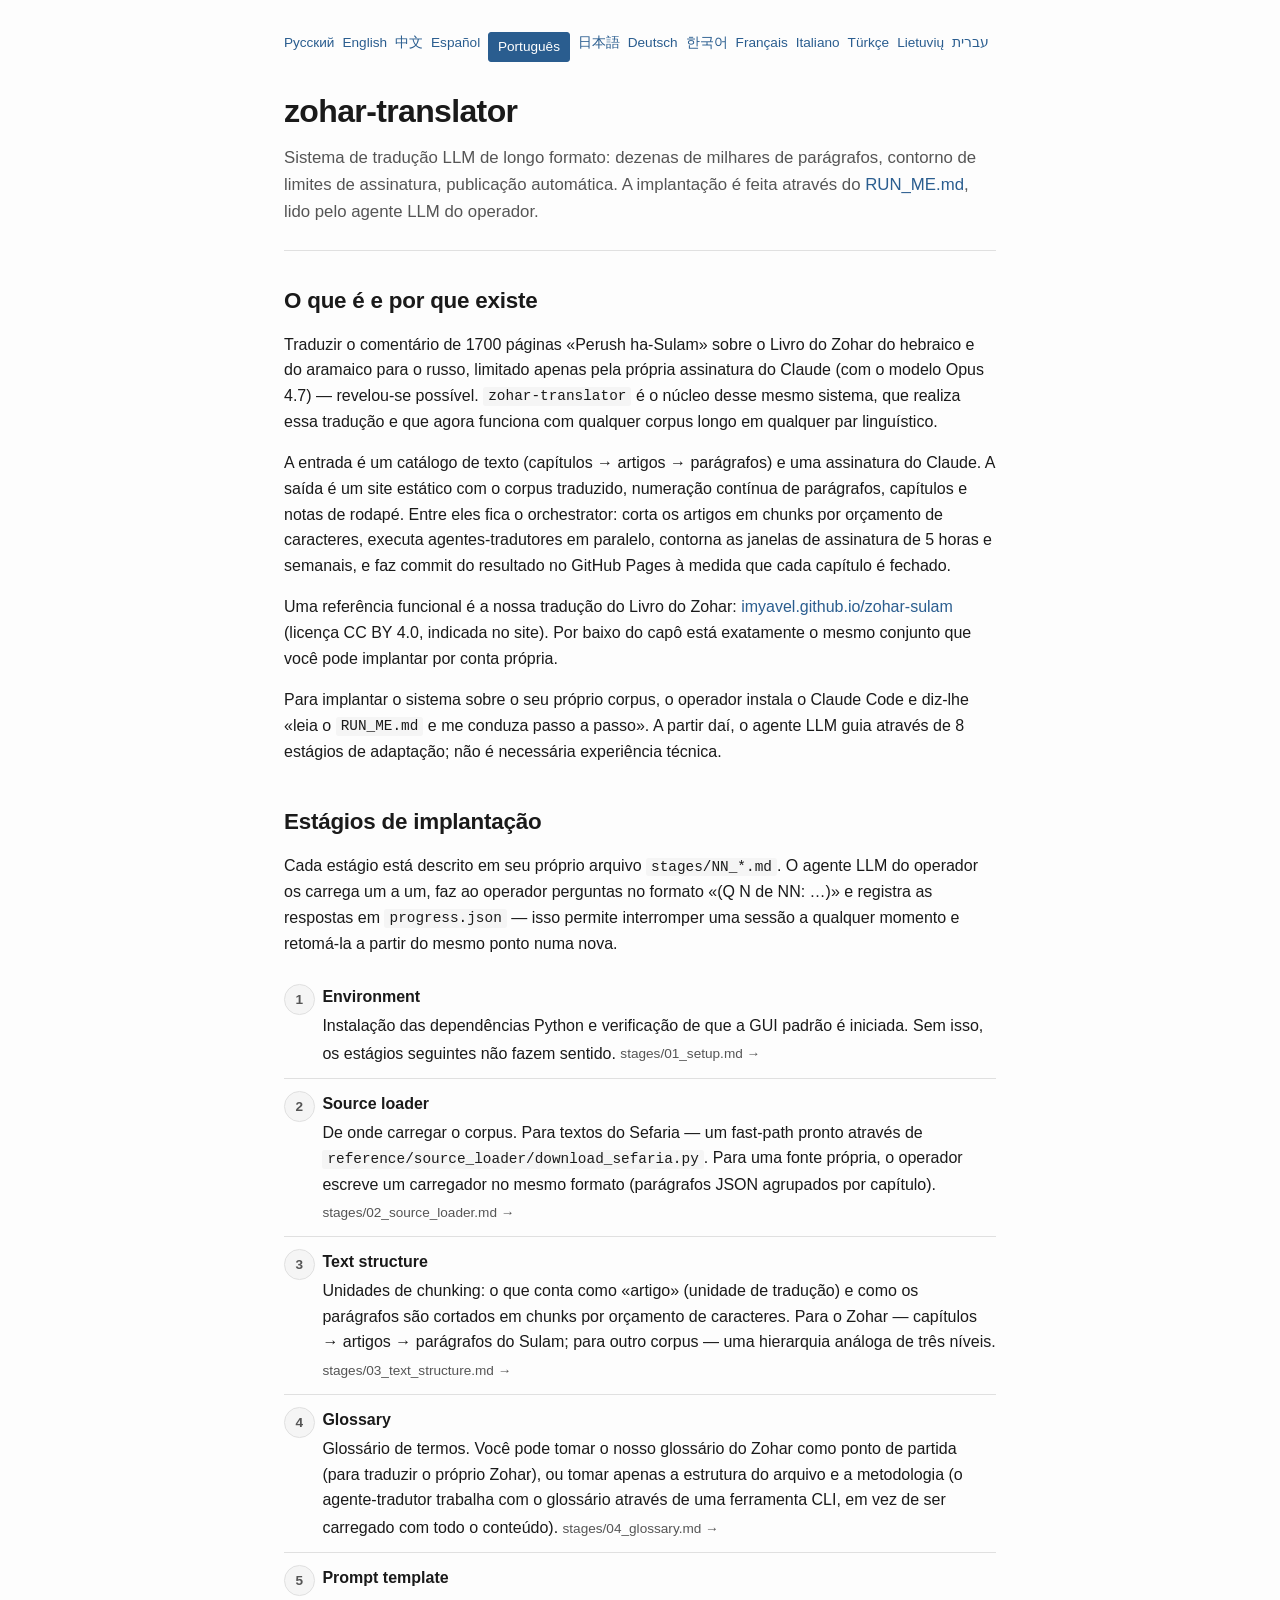
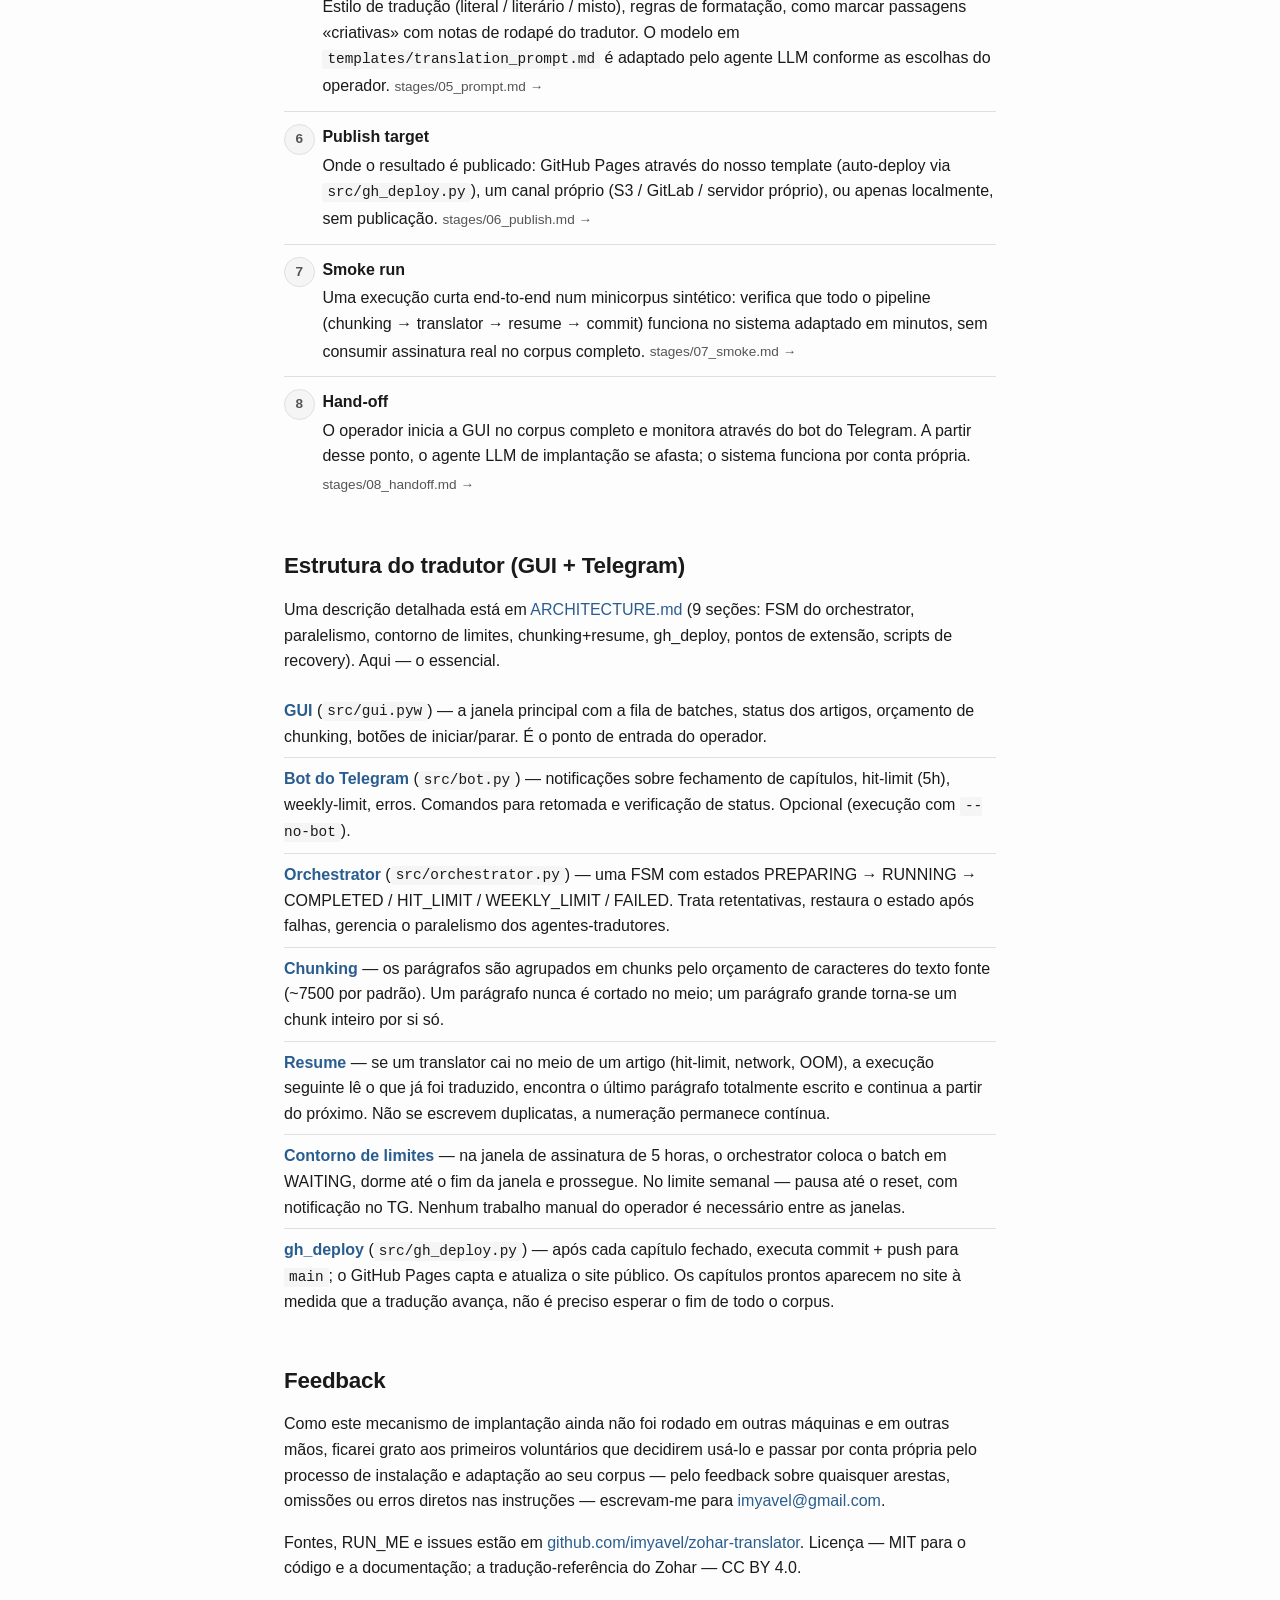
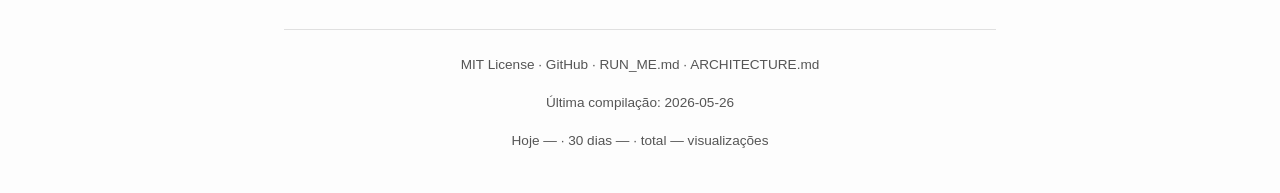
<file: docs/pt/index.html>
<!DOCTYPE html>
<html lang="pt">
<head>
  <meta charset="UTF-8">
  <meta name="viewport" content="width=device-width, initial-scale=1">
  <title>zohar-translator — sistema de tradução LLM de longo formato</title>
  <meta name="description" content="Orquestrador open-source de tradução LLM de longo formato. Chunks, batches, contorno de limites de assinatura, publicação automática no GitHub Pages.">
<!-- SEO-PATCH:BEGIN -->
  <link rel="canonical" href="https://imyavel.github.io/zohar-translator/pt/">
  <link rel="alternate" hreflang="ru" href="https://imyavel.github.io/zohar-translator/ru/">
  <link rel="alternate" hreflang="en" href="https://imyavel.github.io/zohar-translator/en/">
  <link rel="alternate" hreflang="zh" href="https://imyavel.github.io/zohar-translator/zh/">
  <link rel="alternate" hreflang="es" href="https://imyavel.github.io/zohar-translator/es/">
  <link rel="alternate" hreflang="pt" href="https://imyavel.github.io/zohar-translator/pt/">
  <link rel="alternate" hreflang="ja" href="https://imyavel.github.io/zohar-translator/ja/">
  <link rel="alternate" hreflang="de" href="https://imyavel.github.io/zohar-translator/de/">
  <link rel="alternate" hreflang="ko" href="https://imyavel.github.io/zohar-translator/ko/">
  <link rel="alternate" hreflang="fr" href="https://imyavel.github.io/zohar-translator/fr/">
  <link rel="alternate" hreflang="it" href="https://imyavel.github.io/zohar-translator/it/">
  <link rel="alternate" hreflang="tr" href="https://imyavel.github.io/zohar-translator/tr/">
  <link rel="alternate" hreflang="lt" href="https://imyavel.github.io/zohar-translator/lt/">
  <link rel="alternate" hreflang="he" href="https://imyavel.github.io/zohar-translator/he/">
  <link rel="alternate" hreflang="x-default" href="https://imyavel.github.io/zohar-translator/">
  <meta property="og:type" content="website">
  <meta property="og:url" content="https://imyavel.github.io/zohar-translator/pt/">
  <meta property="og:site_name" content="zohar-translator">
  <meta property="og:locale" content="pt_PT">
  <meta property="og:title" content="zohar-translator — sistema de tradução LLM de longo formato">
  <meta property="og:description" content="Orquestrador open-source de tradução LLM de longo formato. Chunks, batches, contorno de limites de assinatura, publicação automática no GitHub Pages.">
  <meta name="twitter:card" content="summary">
  <meta name="twitter:title" content="zohar-translator — sistema de tradução LLM de longo formato">
  <meta name="twitter:description" content="Orquestrador open-source de tradução LLM de longo formato. Chunks, batches, contorno de limites de assinatura, publicação automática no GitHub Pages.">
<!-- SEO-PATCH:END -->
  <link rel="stylesheet" href="../style.css">
  <script src="../lang.js" defer></script>
  <script data-goatcounter="https://zohar-translator.goatcounter.com/count" async src="//gc.zgo.at/count.js"></script>
</head>
<body>
  <div class="container">
    <header>
      <nav class="lang-switcher" aria-label="Seleção de idioma">
        <a href="../ru/" data-lang="ru">Русский</a>
        <a href="../en/" data-lang="en">English</a>
        <a href="../zh/" data-lang="zh">中文</a>
        <a href="../es/" data-lang="es">Español</a>
        <span class="current" aria-current="page">Português</span>
        <a href="../ja/" data-lang="ja">日本語</a>
        <a href="../de/" data-lang="de">Deutsch</a>
        <a href="../ko/" data-lang="ko">한국어</a>
        <a href="../fr/" data-lang="fr">Français</a>
        <a href="../it/" data-lang="it">Italiano</a>
        <a href="../tr/" data-lang="tr">Türkçe</a>
        <a href="../lt/" data-lang="lt">Lietuvių</a>
        <a href="../he/" data-lang="he">עברית</a>
      </nav>
      <h1>zohar-translator</h1>
      <p class="tagline">
        Sistema de tradução LLM de longo formato: dezenas de milhares de parágrafos,
        contorno de limites de assinatura, publicação automática. A implantação é feita
        através do
        <a href="https://github.com/imyavel/zohar-translator/blob/main/RUN_ME.md">RUN_ME.md</a>,
        lido pelo agente LLM do operador.
      </p>
    </header>

    <main>
      <section id="what">
        <h2>O que é e por que existe</h2>
        <p>
          Traduzir o comentário de 1700 páginas «Perush ha-Sulam» sobre o Livro do
          Zohar do hebraico e do aramaico para o russo, limitado apenas pela própria
          assinatura do Claude (com o modelo Opus 4.7) — revelou-se possível. <code>zohar-translator</code> é
          o núcleo desse mesmo sistema, que realiza essa tradução e que agora funciona
          com qualquer corpus longo em qualquer par linguístico.
        </p>
        <p>
          A entrada é um catálogo de texto (capítulos → artigos → parágrafos) e uma
          assinatura do Claude. A saída é um site estático com o corpus traduzido,
          numeração contínua de parágrafos, capítulos e notas de rodapé. Entre eles
          fica o orchestrator: corta os artigos em chunks por orçamento de caracteres,
          executa agentes-tradutores em paralelo, contorna as janelas de assinatura
          de 5 horas e semanais, e faz commit do resultado no GitHub Pages à medida
          que cada capítulo é fechado.
        </p>
        <p>
          Uma referência funcional é a nossa tradução do Livro do Zohar:
          <a href="http://imyavel.github.io/zohar-sulam/">imyavel.github.io/zohar-sulam</a>
          (licença CC BY 4.0, indicada no site). Por baixo do capô está exatamente
          o mesmo conjunto que você pode implantar por conta própria.
        </p>
        <p>
          Para implantar o sistema sobre o seu próprio corpus, o operador instala o
          Claude Code e diz-lhe «leia o <code>RUN_ME.md</code> e me conduza passo a
          passo». A partir daí, o agente LLM guia através de 8 estágios de adaptação;
          não é necessária experiência técnica.
        </p>
      </section>

      <section id="stages">
        <h2>Estágios de implantação</h2>
        <p>
          Cada estágio está descrito em seu próprio arquivo <code>stages/NN_*.md</code>.
          O agente LLM do operador os carrega um a um, faz ao operador perguntas no
          formato «(Q N de NN: …)» e registra as respostas em
          <code>progress.json</code> — isso permite interromper uma sessão a qualquer
          momento e retomá-la a partir do mesmo ponto numa nova.
        </p>
        <ol class="stages">
          <li>
            <strong>Environment</strong>
            Instalação das dependências Python e verificação de que a GUI padrão é
            iniciada. Sem isso, os estágios seguintes não fazem sentido.
            <a class="stage-doc" href="https://github.com/imyavel/zohar-translator/blob/main/stages/01_setup.md">stages/01_setup.md →</a>
          </li>
          <li>
            <strong>Source loader</strong>
            De onde carregar o corpus. Para textos do Sefaria — um fast-path pronto
            através de <code>reference/source_loader/download_sefaria.py</code>. Para
            uma fonte própria, o operador escreve um carregador no mesmo formato
            (parágrafos JSON agrupados por capítulo).
            <a class="stage-doc" href="https://github.com/imyavel/zohar-translator/blob/main/stages/02_source_loader.md">stages/02_source_loader.md →</a>
          </li>
          <li>
            <strong>Text structure</strong>
            Unidades de chunking: o que conta como «artigo» (unidade de tradução) e
            como os parágrafos são cortados em chunks por orçamento de caracteres.
            Para o Zohar — capítulos → artigos → parágrafos do Sulam; para outro
            corpus — uma hierarquia análoga de três níveis.
            <a class="stage-doc" href="https://github.com/imyavel/zohar-translator/blob/main/stages/03_text_structure.md">stages/03_text_structure.md →</a>
          </li>
          <li>
            <strong>Glossary</strong>
            Glossário de termos. Você pode tomar o nosso glossário do Zohar como
            ponto de partida (para traduzir o próprio Zohar), ou tomar apenas a
            estrutura do arquivo e a metodologia (o agente-tradutor trabalha com o
            glossário através de uma ferramenta CLI, em vez de ser carregado com
            todo o conteúdo).
            <a class="stage-doc" href="https://github.com/imyavel/zohar-translator/blob/main/stages/04_glossary.md">stages/04_glossary.md →</a>
          </li>
          <li>
            <strong>Prompt template</strong>
            Estilo de tradução (literal / literário / misto), regras de formatação,
            como marcar passagens «criativas» com notas de rodapé do tradutor. O
            modelo em <code>templates/translation_prompt.md</code> é adaptado pelo
            agente LLM conforme as escolhas do operador.
            <a class="stage-doc" href="https://github.com/imyavel/zohar-translator/blob/main/stages/05_prompt.md">stages/05_prompt.md →</a>
          </li>
          <li>
            <strong>Publish target</strong>
            Onde o resultado é publicado: GitHub Pages através do nosso template
            (auto-deploy via <code>src/gh_deploy.py</code>), um canal próprio
            (S3 / GitLab / servidor próprio), ou apenas localmente, sem publicação.
            <a class="stage-doc" href="https://github.com/imyavel/zohar-translator/blob/main/stages/06_publish.md">stages/06_publish.md →</a>
          </li>
          <li>
            <strong>Smoke run</strong>
            Uma execução curta end-to-end num minicorpus sintético: verifica que
            todo o pipeline (chunking → translator → resume → commit) funciona no
            sistema adaptado em minutos, sem consumir assinatura real no corpus
            completo.
            <a class="stage-doc" href="https://github.com/imyavel/zohar-translator/blob/main/stages/07_smoke.md">stages/07_smoke.md →</a>
          </li>
          <li>
            <strong>Hand-off</strong>
            O operador inicia a GUI no corpus completo e monitora através do bot do
            Telegram. A partir desse ponto, o agente LLM de implantação se afasta;
            o sistema funciona por conta própria.
            <a class="stage-doc" href="https://github.com/imyavel/zohar-translator/blob/main/stages/08_handoff.md">stages/08_handoff.md →</a>
          </li>
        </ol>
      </section>

      <section id="architecture">
        <h2>Estrutura do tradutor (GUI + Telegram)</h2>
        <p>
          Uma descrição detalhada está em
          <a href="https://github.com/imyavel/zohar-translator/blob/main/ARCHITECTURE.md">ARCHITECTURE.md</a>
          (9 seções: FSM do orchestrator, paralelismo, contorno de limites,
          chunking+resume, gh_deploy, pontos de extensão, scripts de recovery).
          Aqui — o essencial.
        </p>
        <ul class="arch">
          <li>
            <strong>GUI</strong> (<code>src/gui.pyw</code>) — a janela principal com
            a fila de batches, status dos artigos, orçamento de chunking, botões de
            iniciar/parar. É o ponto de entrada do operador.
          </li>
          <li>
            <strong>Bot do Telegram</strong> (<code>src/bot.py</code>) —
            notificações sobre fechamento de capítulos, hit-limit (5h),
            weekly-limit, erros. Comandos para retomada e verificação de status.
            Opcional (execução com <code>--no-bot</code>).
          </li>
          <li>
            <strong>Orchestrator</strong> (<code>src/orchestrator.py</code>) —
            uma FSM com estados PREPARING → RUNNING → COMPLETED / HIT_LIMIT /
            WEEKLY_LIMIT / FAILED. Trata retentativas, restaura o estado após
            falhas, gerencia o paralelismo dos agentes-tradutores.
          </li>
          <li>
            <strong>Chunking</strong> — os parágrafos são agrupados em chunks pelo
            orçamento de caracteres do texto fonte (~7500 por padrão). Um parágrafo
            nunca é cortado no meio; um parágrafo grande torna-se um chunk inteiro
            por si só.
          </li>
          <li>
            <strong>Resume</strong> — se um translator cai no meio de um artigo
            (hit-limit, network, OOM), a execução seguinte lê o que já foi
            traduzido, encontra o último parágrafo totalmente escrito e continua a
            partir do próximo. Não se escrevem duplicatas, a numeração permanece
            contínua.
          </li>
          <li>
            <strong>Contorno de limites</strong> — na janela de assinatura de 5
            horas, o orchestrator coloca o batch em WAITING, dorme até o fim da
            janela e prossegue. No limite semanal — pausa até o reset, com
            notificação no TG. Nenhum trabalho manual do operador é necessário
            entre as janelas.
          </li>
          <li>
            <strong>gh_deploy</strong> (<code>src/gh_deploy.py</code>) — após cada
            capítulo fechado, executa commit + push para <code>main</code>; o
            GitHub Pages capta e atualiza o site público. Os capítulos prontos
            aparecem no site à medida que a tradução avança, não é preciso esperar
            o fim de todo o corpus.
          </li>
        </ul>
      </section>

      <section id="contact">
        <h2>Feedback</h2>
        <p>
          Como este mecanismo de implantação ainda não foi rodado em outras
          máquinas e em outras mãos, ficarei grato aos primeiros voluntários que
          decidirem usá-lo e passar por conta própria pelo processo de instalação
          e adaptação ao seu corpus — pelo feedback sobre quaisquer arestas,
          omissões ou erros diretos nas instruções — escrevam-me para
          <a href="mailto:imyavel@gmail.com">imyavel@gmail.com</a>.
        </p>
        <p>
          Fontes, RUN_ME e issues estão em
          <a href="https://github.com/imyavel/zohar-translator">github.com/imyavel/zohar-translator</a>.
          Licença — MIT para o código e a documentação; a tradução-referência do
          Zohar — CC BY 4.0.
        </p>
      </section>
    </main>

    <footer>
      <p>
        MIT License ·
        <a href="https://github.com/imyavel/zohar-translator">GitHub</a> ·
        <a href="https://github.com/imyavel/zohar-translator/blob/main/RUN_ME.md">RUN_ME.md</a> ·
        <a href="https://github.com/imyavel/zohar-translator/blob/main/ARCHITECTURE.md">ARCHITECTURE.md</a>
      </p>
      <!-- BUILD-DATE:BEGIN -->
      <p class="build-date">Última compilação: <time datetime="2026-05-26">2026-05-26</time></p>
      <!-- BUILD-DATE:END -->
      <p class="stats-inline">— · — · —</p>
      <script src="../stats.js" defer></script>
    </footer>
  </div>
</body>
</html>
</file>
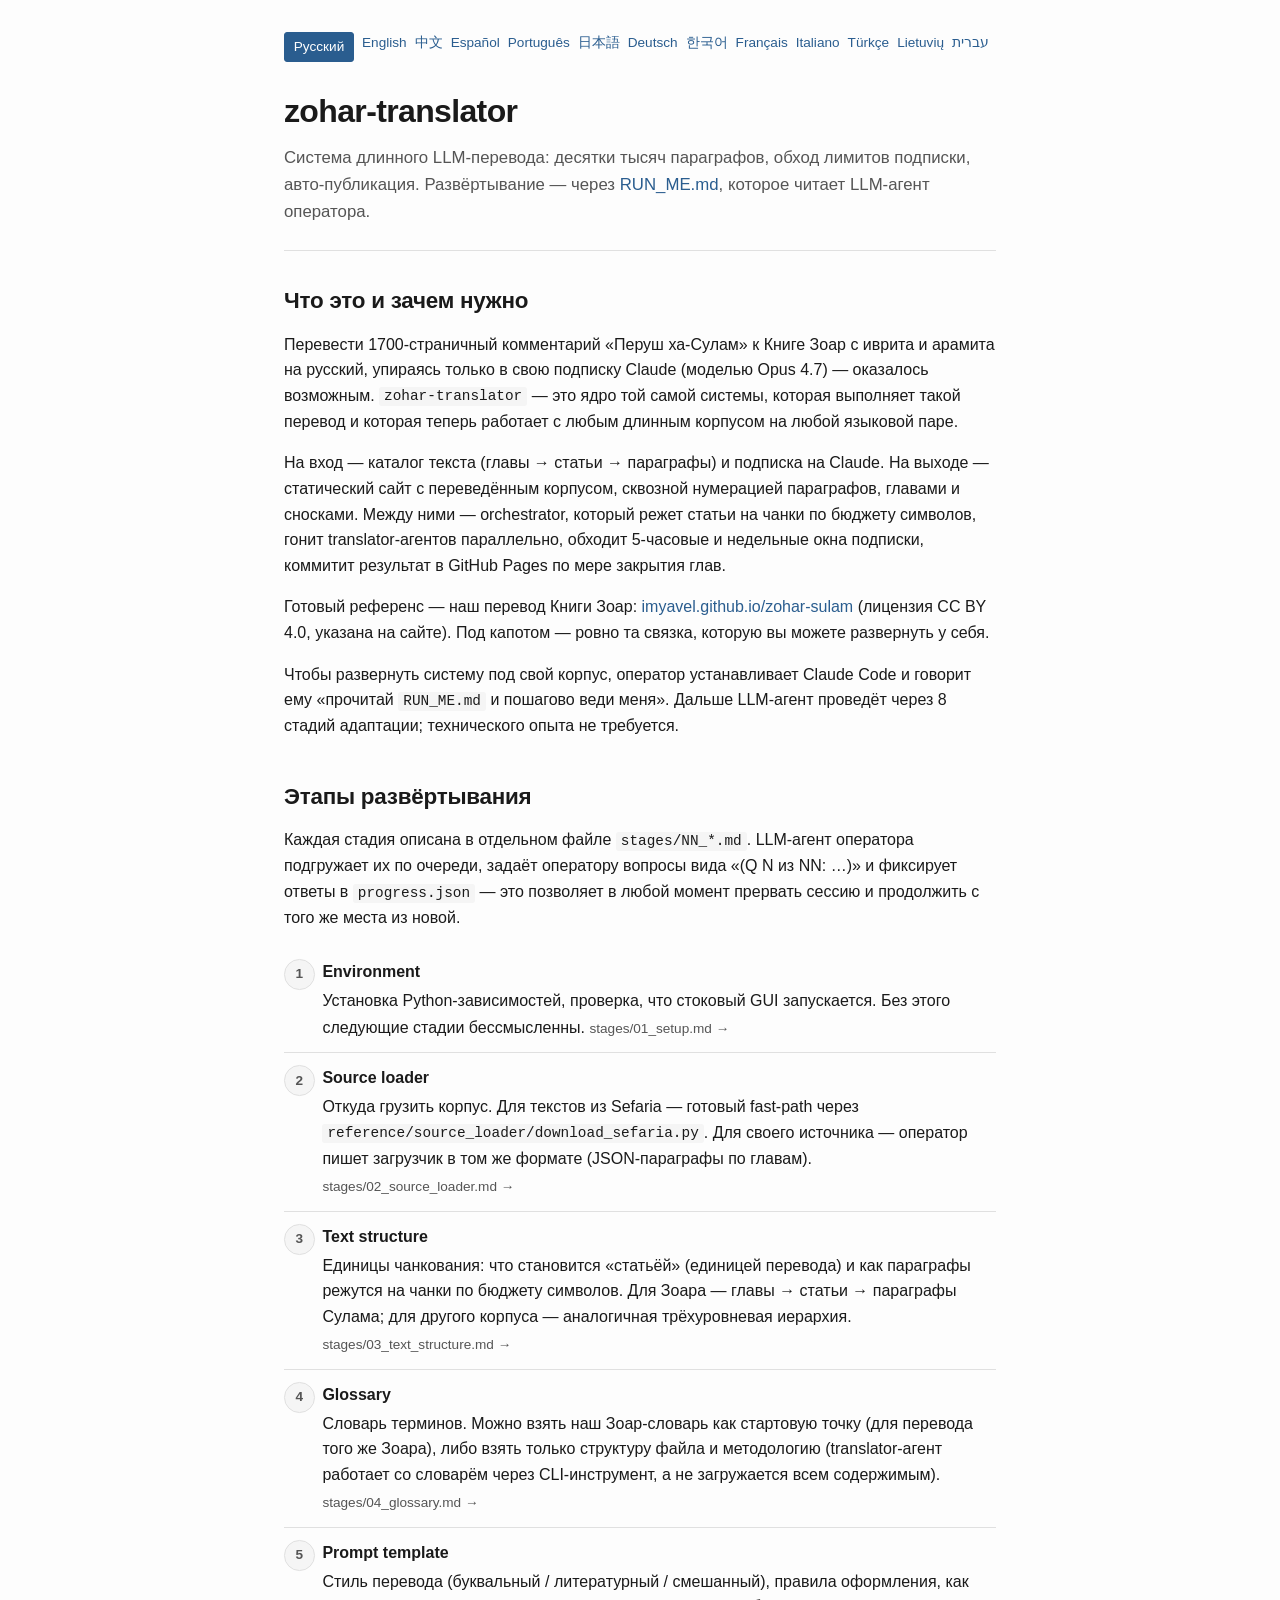
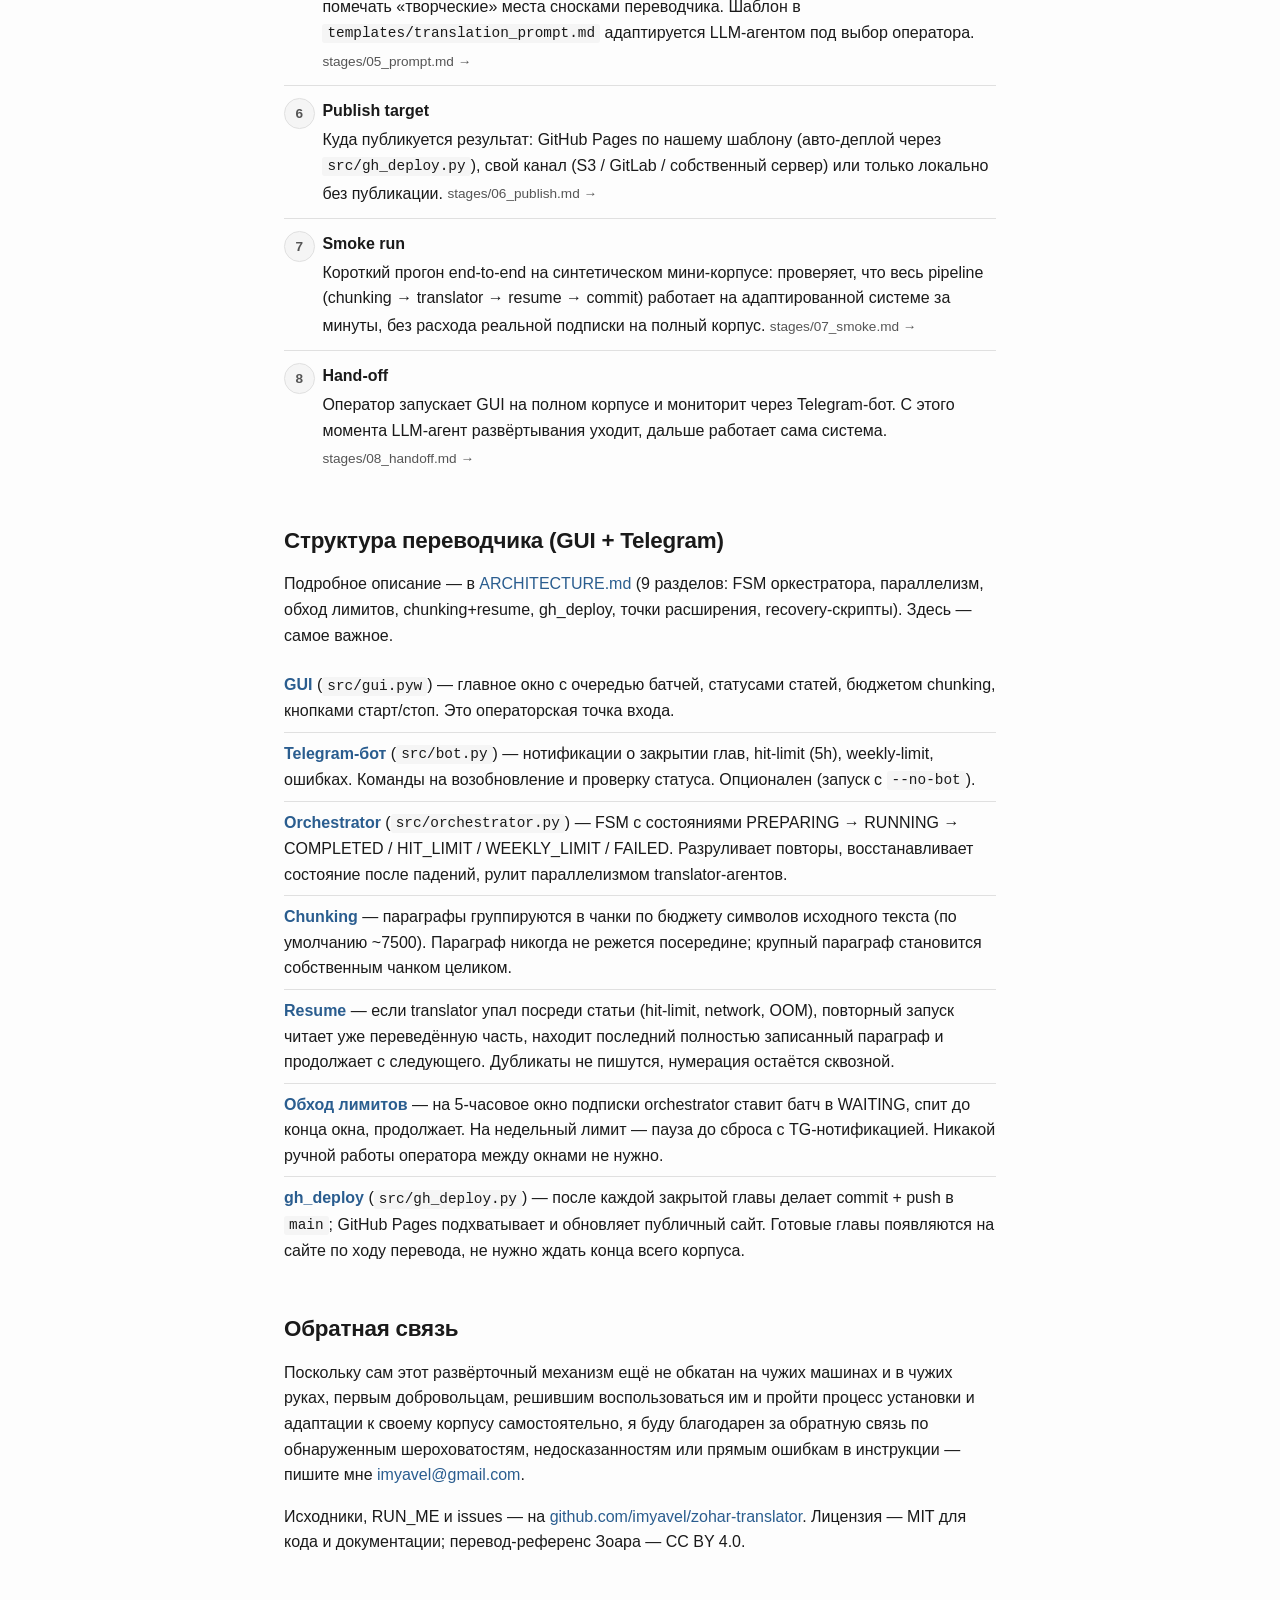
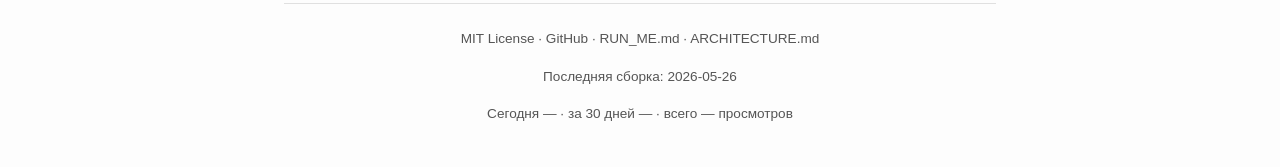
<file: docs/ru/index.html>
<!DOCTYPE html>
<html lang="ru">
<head>
  <meta charset="UTF-8">
  <meta name="viewport" content="width=device-width, initial-scale=1">
  <title>zohar-translator — система длинного LLM-перевода</title>
  <meta name="description" content="Open-source оркестратор длинного LLM-перевода. Чанки, батчи, обход лимитов подписки, авто-публикация в GitHub Pages.">
<!-- SEO-PATCH:BEGIN -->
  <link rel="canonical" href="https://imyavel.github.io/zohar-translator/ru/">
  <link rel="alternate" hreflang="ru" href="https://imyavel.github.io/zohar-translator/ru/">
  <link rel="alternate" hreflang="en" href="https://imyavel.github.io/zohar-translator/en/">
  <link rel="alternate" hreflang="zh" href="https://imyavel.github.io/zohar-translator/zh/">
  <link rel="alternate" hreflang="es" href="https://imyavel.github.io/zohar-translator/es/">
  <link rel="alternate" hreflang="pt" href="https://imyavel.github.io/zohar-translator/pt/">
  <link rel="alternate" hreflang="ja" href="https://imyavel.github.io/zohar-translator/ja/">
  <link rel="alternate" hreflang="de" href="https://imyavel.github.io/zohar-translator/de/">
  <link rel="alternate" hreflang="ko" href="https://imyavel.github.io/zohar-translator/ko/">
  <link rel="alternate" hreflang="fr" href="https://imyavel.github.io/zohar-translator/fr/">
  <link rel="alternate" hreflang="it" href="https://imyavel.github.io/zohar-translator/it/">
  <link rel="alternate" hreflang="tr" href="https://imyavel.github.io/zohar-translator/tr/">
  <link rel="alternate" hreflang="lt" href="https://imyavel.github.io/zohar-translator/lt/">
  <link rel="alternate" hreflang="he" href="https://imyavel.github.io/zohar-translator/he/">
  <link rel="alternate" hreflang="x-default" href="https://imyavel.github.io/zohar-translator/">
  <meta property="og:type" content="website">
  <meta property="og:url" content="https://imyavel.github.io/zohar-translator/ru/">
  <meta property="og:site_name" content="zohar-translator">
  <meta property="og:locale" content="ru_RU">
  <meta property="og:title" content="zohar-translator — система длинного LLM-перевода">
  <meta property="og:description" content="Open-source оркестратор длинного LLM-перевода. Чанки, батчи, обход лимитов подписки, авто-публикация в GitHub Pages.">
  <meta name="twitter:card" content="summary">
  <meta name="twitter:title" content="zohar-translator — система длинного LLM-перевода">
  <meta name="twitter:description" content="Open-source оркестратор длинного LLM-перевода. Чанки, батчи, обход лимитов подписки, авто-публикация в GitHub Pages.">
<!-- SEO-PATCH:END -->
  <link rel="stylesheet" href="../style.css">
  <script src="../lang.js" defer></script>
  <script data-goatcounter="https://zohar-translator.goatcounter.com/count" async src="//gc.zgo.at/count.js"></script>
</head>
<body>
  <div class="container">
    <header>
      <nav class="lang-switcher" aria-label="Выбор языка">
        <span class="current" aria-current="page">Русский</span>
        <a href="../en/" data-lang="en">English</a>
        <a href="../zh/" data-lang="zh">中文</a>
        <a href="../es/" data-lang="es">Español</a>
        <a href="../pt/" data-lang="pt">Português</a>
        <a href="../ja/" data-lang="ja">日本語</a>
        <a href="../de/" data-lang="de">Deutsch</a>
        <a href="../ko/" data-lang="ko">한국어</a>
        <a href="../fr/" data-lang="fr">Français</a>
        <a href="../it/" data-lang="it">Italiano</a>
        <a href="../tr/" data-lang="tr">Türkçe</a>
        <a href="../lt/" data-lang="lt">Lietuvių</a>
        <a href="../he/" data-lang="he">עברית</a>
      </nav>
      <h1>zohar-translator</h1>
      <p class="tagline">
        Система длинного LLM-перевода: десятки тысяч параграфов, обход лимитов
        подписки, авто-публикация. Развёртывание — через
        <a href="https://github.com/imyavel/zohar-translator/blob/main/RUN_ME.md">RUN_ME.md</a>,
        которое читает LLM-агент оператора.
      </p>
    </header>

    <main>
      <section id="what">
        <h2>Что это и зачем нужно</h2>
        <p>
          Перевести 1700-страничный комментарий «Перуш ха-Сулам» к Книге Зоар
          с иврита и арамита на русский, упираясь только в свою подписку
          Claude (моделью Opus 4.7) — оказалось возможным. <code>zohar-translator</code> — это
          ядро той самой системы, которая выполняет такой перевод и которая
          теперь работает с любым длинным корпусом на любой языковой паре.
        </p>
        <p>
          На вход — каталог текста (главы → статьи → параграфы) и подписка
          на Claude. На выходе — статический сайт с переведённым корпусом,
          сквозной нумерацией параграфов, главами и сносками. Между ними —
          orchestrator, который режет статьи на чанки по бюджету символов,
          гонит translator-агентов параллельно, обходит 5-часовые и
          недельные окна подписки, коммитит результат в GitHub Pages
          по мере закрытия глав.
        </p>
        <p>
          Готовый референс — наш перевод Книги Зоар:
          <a href="http://imyavel.github.io/zohar-sulam/">imyavel.github.io/zohar-sulam</a>
          (лицензия CC BY 4.0, указана на сайте). Под капотом — ровно та
          связка, которую вы можете развернуть у себя.
        </p>
        <p>
          Чтобы развернуть систему под свой корпус, оператор устанавливает
          Claude Code и говорит ему «прочитай <code>RUN_ME.md</code> и
          пошагово веди меня». Дальше LLM-агент проведёт через 8 стадий
          адаптации; технического опыта не требуется.
        </p>
      </section>

      <section id="stages">
        <h2>Этапы развёртывания</h2>
        <p>
          Каждая стадия описана в отдельном файле <code>stages/NN_*.md</code>.
          LLM-агент оператора подгружает их по очереди, задаёт оператору
          вопросы вида «(Q N из NN: …)» и фиксирует ответы в
          <code>progress.json</code> — это позволяет в любой момент прервать
          сессию и продолжить с того же места из новой.
        </p>
        <ol class="stages">
          <li>
            <strong>Environment</strong>
            Установка Python-зависимостей, проверка, что стоковый GUI
            запускается. Без этого следующие стадии бессмысленны.
            <a class="stage-doc" href="https://github.com/imyavel/zohar-translator/blob/main/stages/01_setup.md">stages/01_setup.md →</a>
          </li>
          <li>
            <strong>Source loader</strong>
            Откуда грузить корпус. Для текстов из Sefaria — готовый
            fast-path через <code>reference/source_loader/download_sefaria.py</code>.
            Для своего источника — оператор пишет загрузчик в том же
            формате (JSON-параграфы по главам).
            <a class="stage-doc" href="https://github.com/imyavel/zohar-translator/blob/main/stages/02_source_loader.md">stages/02_source_loader.md →</a>
          </li>
          <li>
            <strong>Text structure</strong>
            Единицы чанкования: что становится «статьёй» (единицей перевода)
            и как параграфы режутся на чанки по бюджету символов. Для Зоара —
            главы → статьи → параграфы Сулама; для другого корпуса —
            аналогичная трёхуровневая иерархия.
            <a class="stage-doc" href="https://github.com/imyavel/zohar-translator/blob/main/stages/03_text_structure.md">stages/03_text_structure.md →</a>
          </li>
          <li>
            <strong>Glossary</strong>
            Словарь терминов. Можно взять наш Зоар-словарь как стартовую
            точку (для перевода того же Зоара), либо взять только структуру
            файла и методологию (translator-агент работает со словарём
            через CLI-инструмент, а не загружается всем содержимым).
            <a class="stage-doc" href="https://github.com/imyavel/zohar-translator/blob/main/stages/04_glossary.md">stages/04_glossary.md →</a>
          </li>
          <li>
            <strong>Prompt template</strong>
            Стиль перевода (буквальный / литературный / смешанный),
            правила оформления, как помечать «творческие» места сносками
            переводчика. Шаблон в <code>templates/translation_prompt.md</code>
            адаптируется LLM-агентом под выбор оператора.
            <a class="stage-doc" href="https://github.com/imyavel/zohar-translator/blob/main/stages/05_prompt.md">stages/05_prompt.md →</a>
          </li>
          <li>
            <strong>Publish target</strong>
            Куда публикуется результат: GitHub Pages по нашему шаблону
            (авто-деплой через <code>src/gh_deploy.py</code>), свой канал
            (S3 / GitLab / собственный сервер) или только локально без
            публикации.
            <a class="stage-doc" href="https://github.com/imyavel/zohar-translator/blob/main/stages/06_publish.md">stages/06_publish.md →</a>
          </li>
          <li>
            <strong>Smoke run</strong>
            Короткий прогон end-to-end на синтетическом мини-корпусе:
            проверяет, что весь pipeline (chunking → translator → resume →
            commit) работает на адаптированной системе за минуты, без
            расхода реальной подписки на полный корпус.
            <a class="stage-doc" href="https://github.com/imyavel/zohar-translator/blob/main/stages/07_smoke.md">stages/07_smoke.md →</a>
          </li>
          <li>
            <strong>Hand-off</strong>
            Оператор запускает GUI на полном корпусе и мониторит через
            Telegram-бот. С этого момента LLM-агент развёртывания уходит,
            дальше работает сама система.
            <a class="stage-doc" href="https://github.com/imyavel/zohar-translator/blob/main/stages/08_handoff.md">stages/08_handoff.md →</a>
          </li>
        </ol>
      </section>

      <section id="architecture">
        <h2>Структура переводчика (GUI + Telegram)</h2>
        <p>
          Подробное описание — в
          <a href="https://github.com/imyavel/zohar-translator/blob/main/ARCHITECTURE.md">ARCHITECTURE.md</a>
          (9 разделов: FSM оркестратора, параллелизм, обход лимитов,
          chunking+resume, gh_deploy, точки расширения, recovery-скрипты).
          Здесь — самое важное.
        </p>
        <ul class="arch">
          <li>
            <strong>GUI</strong> (<code>src/gui.pyw</code>) — главное окно
            с очередью батчей, статусами статей, бюджетом chunking,
            кнопками старт/стоп. Это операторская точка входа.
          </li>
          <li>
            <strong>Telegram-бот</strong> (<code>src/bot.py</code>) —
            нотификации о закрытии глав, hit-limit (5h), weekly-limit,
            ошибках. Команды на возобновление и проверку статуса. Опционален
            (запуск с <code>--no-bot</code>).
          </li>
          <li>
            <strong>Orchestrator</strong> (<code>src/orchestrator.py</code>) —
            FSM с состояниями PREPARING → RUNNING → COMPLETED / HIT_LIMIT
            / WEEKLY_LIMIT / FAILED. Разруливает повторы, восстанавливает
            состояние после падений, рулит параллелизмом translator-агентов.
          </li>
          <li>
            <strong>Chunking</strong> — параграфы группируются в чанки по
            бюджету символов исходного текста (по умолчанию ~7500). Параграф
            никогда не режется посередине; крупный параграф становится
            собственным чанком целиком.
          </li>
          <li>
            <strong>Resume</strong> — если translator упал посреди статьи
            (hit-limit, network, OOM), повторный запуск читает уже
            переведённую часть, находит последний полностью записанный
            параграф и продолжает с следующего. Дубликаты не пишутся,
            нумерация остаётся сквозной.
          </li>
          <li>
            <strong>Обход лимитов</strong> — на 5-часовое окно подписки
            orchestrator ставит батч в WAITING, спит до конца окна,
            продолжает. На недельный лимит — пауза до сброса с TG-нотификацией.
            Никакой ручной работы оператора между окнами не нужно.
          </li>
          <li>
            <strong>gh_deploy</strong> (<code>src/gh_deploy.py</code>) —
            после каждой закрытой главы делает commit + push в <code>main</code>;
            GitHub Pages подхватывает и обновляет публичный сайт. Готовые
            главы появляются на сайте по ходу перевода, не нужно ждать
            конца всего корпуса.
          </li>
        </ul>
      </section>

      <section id="contact">
        <h2>Обратная связь</h2>
        <p>
          Поскольку сам этот развёрточный механизм ещё не обкатан на
          чужих машинах и в чужих руках, первым добровольцам, решившим
          воспользоваться им и пройти процесс установки и адаптации
          к своему корпусу самостоятельно, я буду благодарен за обратную
          связь по обнаруженным шероховатостям, недосказанностям или
          прямым ошибкам в инструкции — пишите мне
          <a href="mailto:imyavel@gmail.com">imyavel@gmail.com</a>.
        </p>
        <p>
          Исходники, RUN_ME и issues — на
          <a href="https://github.com/imyavel/zohar-translator">github.com/imyavel/zohar-translator</a>.
          Лицензия — MIT для кода и документации; перевод-референс Зоара —
          CC BY 4.0.
        </p>
      </section>
    </main>

    <footer>
      <p>
        MIT License ·
        <a href="https://github.com/imyavel/zohar-translator">GitHub</a> ·
        <a href="https://github.com/imyavel/zohar-translator/blob/main/RUN_ME.md">RUN_ME.md</a> ·
        <a href="https://github.com/imyavel/zohar-translator/blob/main/ARCHITECTURE.md">ARCHITECTURE.md</a>
      </p>
      <!-- BUILD-DATE:BEGIN -->
      <p class="build-date">Последняя сборка: <time datetime="2026-05-26">2026-05-26</time></p>
      <!-- BUILD-DATE:END -->
      <p class="stats-inline">— · — · —</p>
      <script src="../stats.js" defer></script>
    </footer>
  </div>
</body>
</html>
</file>
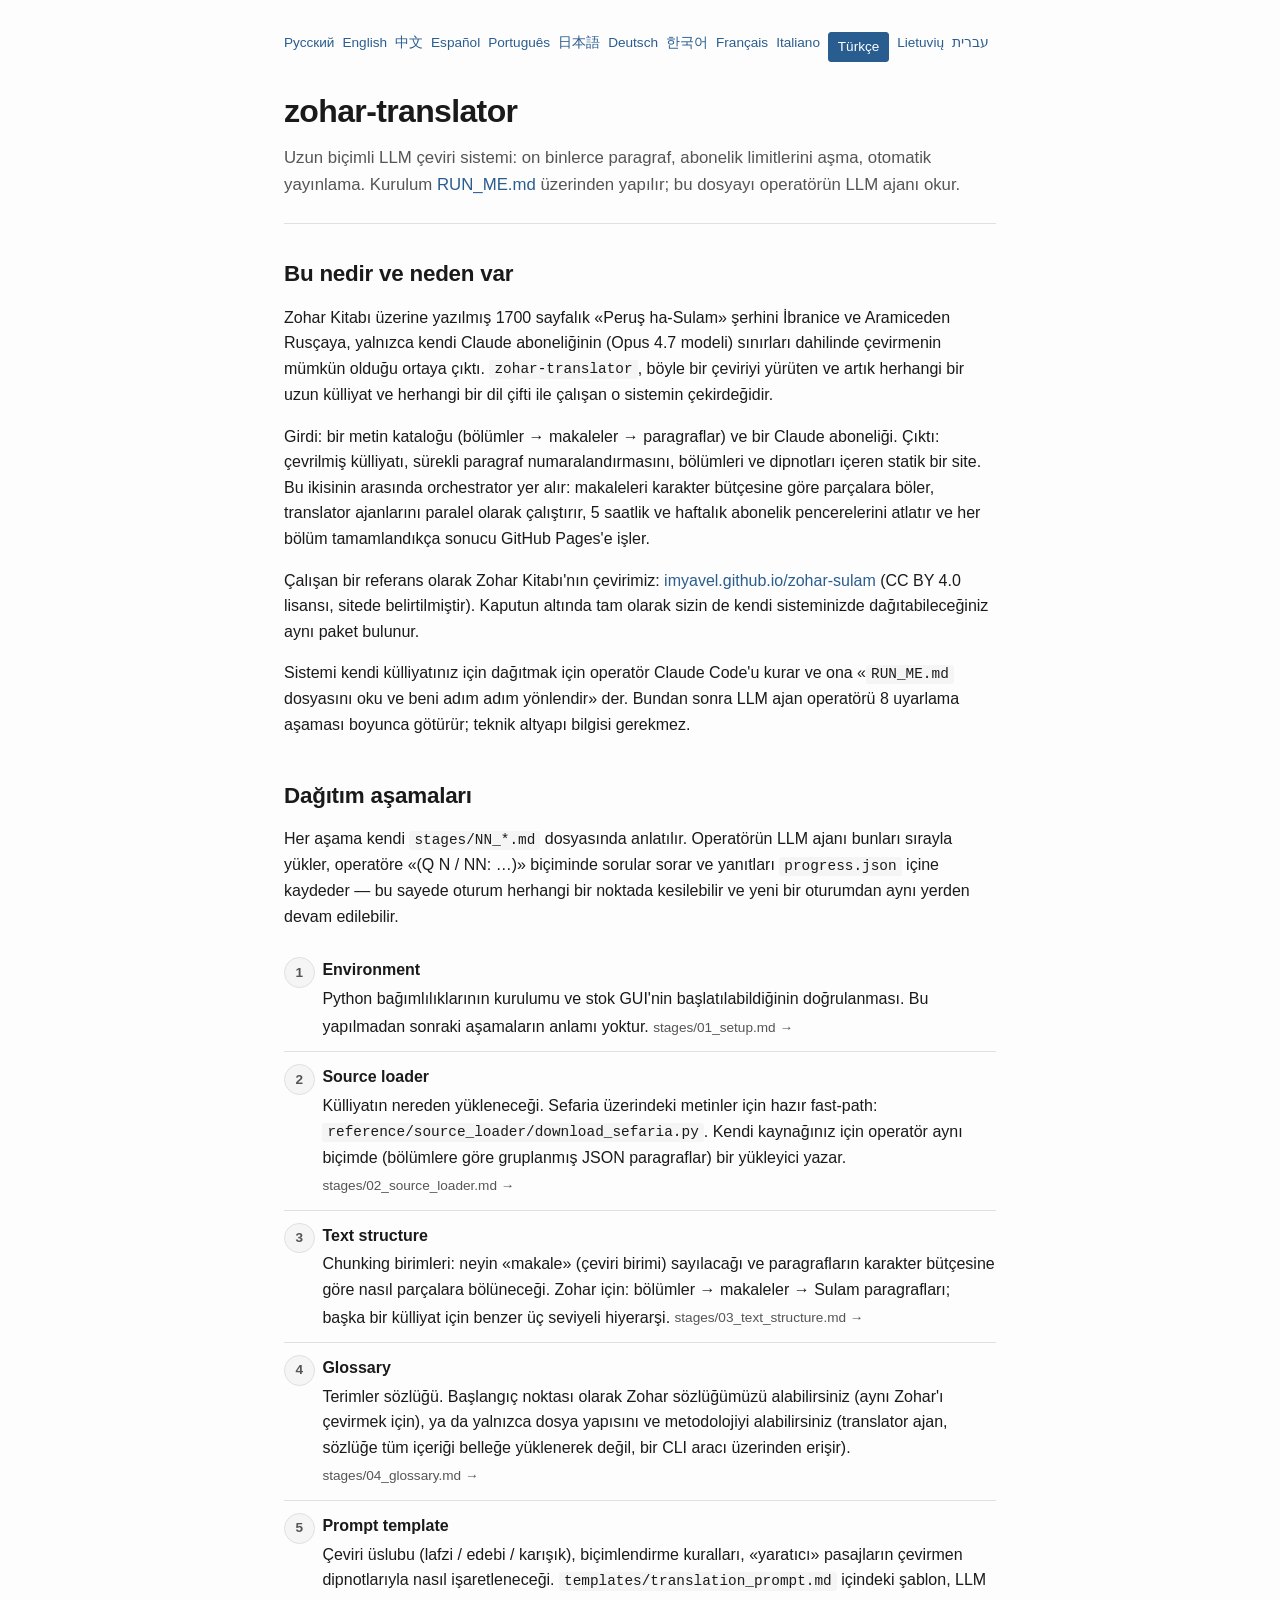
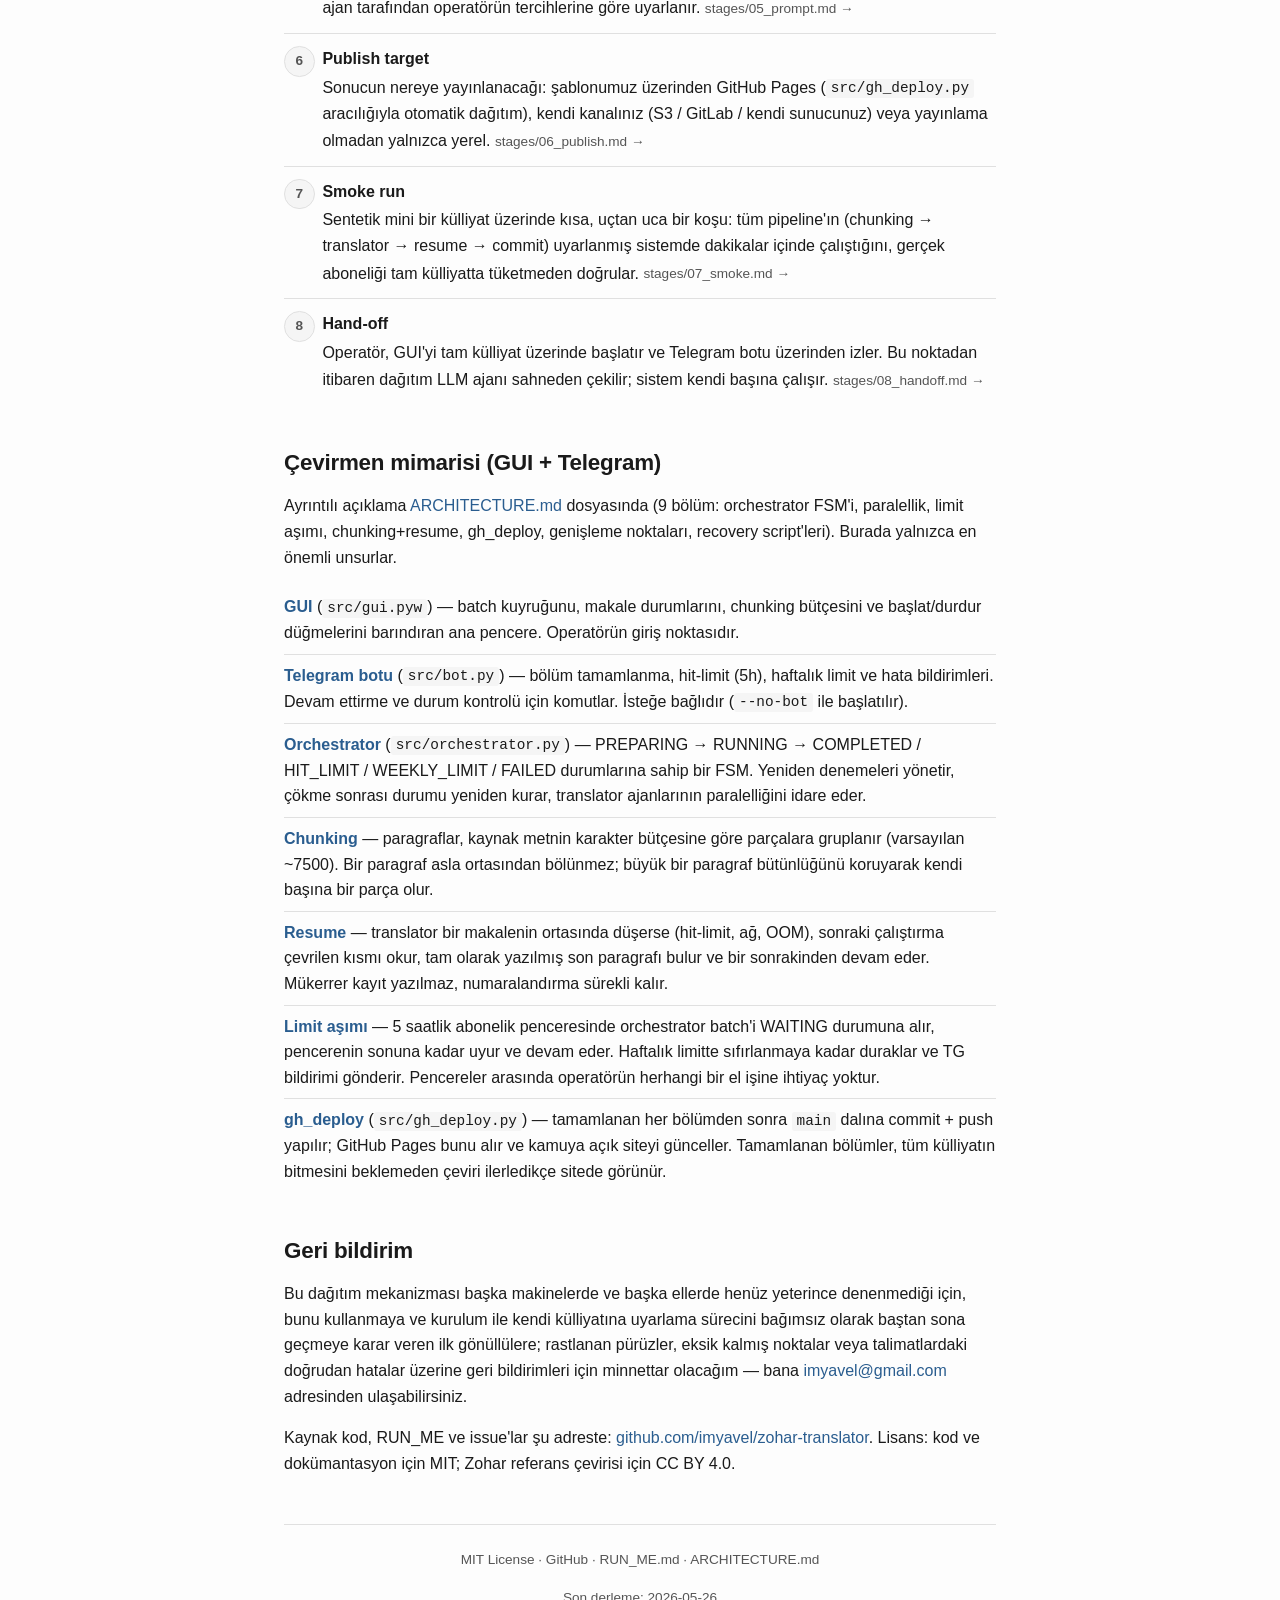
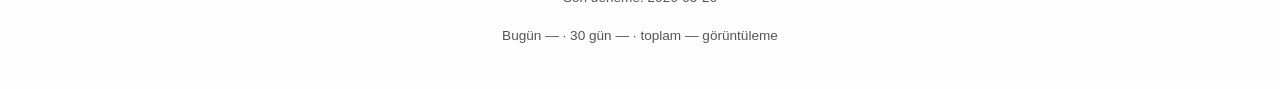
<file: docs/tr/index.html>
<!DOCTYPE html>
<html lang="tr">
<head>
  <meta charset="UTF-8">
  <meta name="viewport" content="width=device-width, initial-scale=1">
  <title>zohar-translator — uzun biçimli LLM çeviri sistemi</title>
  <meta name="description" content="Uzun biçimli LLM çevirisi için açık kaynaklı orkestratör. Parçalar, gruplar, abonelik limitlerini aşma, GitHub Pages'e otomatik yayınlama.">
<!-- SEO-PATCH:BEGIN -->
  <link rel="canonical" href="https://imyavel.github.io/zohar-translator/tr/">
  <link rel="alternate" hreflang="ru" href="https://imyavel.github.io/zohar-translator/ru/">
  <link rel="alternate" hreflang="en" href="https://imyavel.github.io/zohar-translator/en/">
  <link rel="alternate" hreflang="zh" href="https://imyavel.github.io/zohar-translator/zh/">
  <link rel="alternate" hreflang="es" href="https://imyavel.github.io/zohar-translator/es/">
  <link rel="alternate" hreflang="pt" href="https://imyavel.github.io/zohar-translator/pt/">
  <link rel="alternate" hreflang="ja" href="https://imyavel.github.io/zohar-translator/ja/">
  <link rel="alternate" hreflang="de" href="https://imyavel.github.io/zohar-translator/de/">
  <link rel="alternate" hreflang="ko" href="https://imyavel.github.io/zohar-translator/ko/">
  <link rel="alternate" hreflang="fr" href="https://imyavel.github.io/zohar-translator/fr/">
  <link rel="alternate" hreflang="it" href="https://imyavel.github.io/zohar-translator/it/">
  <link rel="alternate" hreflang="tr" href="https://imyavel.github.io/zohar-translator/tr/">
  <link rel="alternate" hreflang="lt" href="https://imyavel.github.io/zohar-translator/lt/">
  <link rel="alternate" hreflang="he" href="https://imyavel.github.io/zohar-translator/he/">
  <link rel="alternate" hreflang="x-default" href="https://imyavel.github.io/zohar-translator/">
  <meta property="og:type" content="website">
  <meta property="og:url" content="https://imyavel.github.io/zohar-translator/tr/">
  <meta property="og:site_name" content="zohar-translator">
  <meta property="og:locale" content="tr_TR">
  <meta property="og:title" content="zohar-translator — uzun biçimli LLM çeviri sistemi">
  <meta property="og:description" content="Uzun biçimli LLM çevirisi için açık kaynaklı orkestratör. Parçalar, gruplar, abonelik limitlerini aşma, GitHub Pages'e otomatik yayınlama.">
  <meta name="twitter:card" content="summary">
  <meta name="twitter:title" content="zohar-translator — uzun biçimli LLM çeviri sistemi">
  <meta name="twitter:description" content="Uzun biçimli LLM çevirisi için açık kaynaklı orkestratör. Parçalar, gruplar, abonelik limitlerini aşma, GitHub Pages'e otomatik yayınlama.">
<!-- SEO-PATCH:END -->
  <link rel="stylesheet" href="../style.css">
  <script src="../lang.js" defer></script>
  <script data-goatcounter="https://zohar-translator.goatcounter.com/count" async src="//gc.zgo.at/count.js"></script>
</head>
<body>
  <div class="container">
    <header>
      <nav class="lang-switcher" aria-label="Dil seçimi">
        <a href="../ru/" data-lang="ru">Русский</a>
        <a href="../en/" data-lang="en">English</a>
        <a href="../zh/" data-lang="zh">中文</a>
        <a href="../es/" data-lang="es">Español</a>
        <a href="../pt/" data-lang="pt">Português</a>
        <a href="../ja/" data-lang="ja">日本語</a>
        <a href="../de/" data-lang="de">Deutsch</a>
        <a href="../ko/" data-lang="ko">한국어</a>
        <a href="../fr/" data-lang="fr">Français</a>
        <a href="../it/" data-lang="it">Italiano</a>
        <span class="current" aria-current="page">Türkçe</span>
        <a href="../lt/" data-lang="lt">Lietuvių</a>
        <a href="../he/" data-lang="he">עברית</a>
      </nav>
      <h1>zohar-translator</h1>
      <p class="tagline">
        Uzun biçimli LLM çeviri sistemi: on binlerce paragraf, abonelik
        limitlerini aşma, otomatik yayınlama. Kurulum
        <a href="https://github.com/imyavel/zohar-translator/blob/main/RUN_ME.md">RUN_ME.md</a>
        üzerinden yapılır; bu dosyayı operatörün LLM ajanı okur.
      </p>
    </header>

    <main>
      <section id="what">
        <h2>Bu nedir ve neden var</h2>
        <p>
          Zohar Kitabı üzerine yazılmış 1700 sayfalık «Peruş ha-Sulam»
          şerhini İbranice ve Aramiceden Rusçaya, yalnızca kendi Claude
          aboneliğinin (Opus 4.7 modeli) sınırları dahilinde çevirmenin mümkün olduğu ortaya
          çıktı. <code>zohar-translator</code>, böyle bir çeviriyi yürüten
          ve artık herhangi bir uzun külliyat ve herhangi bir dil çifti
          ile çalışan o sistemin çekirdeğidir.
        </p>
        <p>
          Girdi: bir metin kataloğu (bölümler → makaleler → paragraflar)
          ve bir Claude aboneliği. Çıktı: çevrilmiş külliyatı, sürekli
          paragraf numaralandırmasını, bölümleri ve dipnotları içeren
          statik bir site. Bu ikisinin arasında orchestrator yer alır:
          makaleleri karakter bütçesine göre parçalara böler, translator
          ajanlarını paralel olarak çalıştırır, 5 saatlik ve haftalık
          abonelik pencerelerini atlatır ve her bölüm tamamlandıkça
          sonucu GitHub Pages'e işler.
        </p>
        <p>
          Çalışan bir referans olarak Zohar Kitabı'nın çevirimiz:
          <a href="http://imyavel.github.io/zohar-sulam/">imyavel.github.io/zohar-sulam</a>
          (CC BY 4.0 lisansı, sitede belirtilmiştir). Kaputun altında
          tam olarak sizin de kendi sisteminizde dağıtabileceğiniz aynı
          paket bulunur.
        </p>
        <p>
          Sistemi kendi külliyatınız için dağıtmak için operatör Claude
          Code'u kurar ve ona «<code>RUN_ME.md</code> dosyasını oku ve
          beni adım adım yönlendir» der. Bundan sonra LLM ajan operatörü
          8 uyarlama aşaması boyunca götürür; teknik altyapı bilgisi
          gerekmez.
        </p>
      </section>

      <section id="stages">
        <h2>Dağıtım aşamaları</h2>
        <p>
          Her aşama kendi <code>stages/NN_*.md</code> dosyasında anlatılır.
          Operatörün LLM ajanı bunları sırayla yükler, operatöre
          «(Q N / NN: …)» biçiminde sorular sorar ve yanıtları
          <code>progress.json</code> içine kaydeder — bu sayede oturum
          herhangi bir noktada kesilebilir ve yeni bir oturumdan aynı
          yerden devam edilebilir.
        </p>
        <ol class="stages">
          <li>
            <strong>Environment</strong>
            Python bağımlılıklarının kurulumu ve stok GUI'nin
            başlatılabildiğinin doğrulanması. Bu yapılmadan sonraki
            aşamaların anlamı yoktur.
            <a class="stage-doc" href="https://github.com/imyavel/zohar-translator/blob/main/stages/01_setup.md">stages/01_setup.md →</a>
          </li>
          <li>
            <strong>Source loader</strong>
            Külliyatın nereden yükleneceği. Sefaria üzerindeki metinler
            için hazır fast-path: <code>reference/source_loader/download_sefaria.py</code>.
            Kendi kaynağınız için operatör aynı biçimde (bölümlere göre
            gruplanmış JSON paragraflar) bir yükleyici yazar.
            <a class="stage-doc" href="https://github.com/imyavel/zohar-translator/blob/main/stages/02_source_loader.md">stages/02_source_loader.md →</a>
          </li>
          <li>
            <strong>Text structure</strong>
            Chunking birimleri: neyin «makale» (çeviri birimi) sayılacağı
            ve paragrafların karakter bütçesine göre nasıl parçalara
            bölüneceği. Zohar için: bölümler → makaleler → Sulam
            paragrafları; başka bir külliyat için benzer üç seviyeli
            hiyerarşi.
            <a class="stage-doc" href="https://github.com/imyavel/zohar-translator/blob/main/stages/03_text_structure.md">stages/03_text_structure.md →</a>
          </li>
          <li>
            <strong>Glossary</strong>
            Terimler sözlüğü. Başlangıç noktası olarak Zohar sözlüğümüzü
            alabilirsiniz (aynı Zohar'ı çevirmek için), ya da yalnızca
            dosya yapısını ve metodolojiyi alabilirsiniz (translator
            ajan, sözlüğe tüm içeriği belleğe yüklenerek değil, bir
            CLI aracı üzerinden erişir).
            <a class="stage-doc" href="https://github.com/imyavel/zohar-translator/blob/main/stages/04_glossary.md">stages/04_glossary.md →</a>
          </li>
          <li>
            <strong>Prompt template</strong>
            Çeviri üslubu (lafzi / edebi / karışık), biçimlendirme
            kuralları, «yaratıcı» pasajların çevirmen dipnotlarıyla
            nasıl işaretleneceği. <code>templates/translation_prompt.md</code>
            içindeki şablon, LLM ajan tarafından operatörün tercihlerine
            göre uyarlanır.
            <a class="stage-doc" href="https://github.com/imyavel/zohar-translator/blob/main/stages/05_prompt.md">stages/05_prompt.md →</a>
          </li>
          <li>
            <strong>Publish target</strong>
            Sonucun nereye yayınlanacağı: şablonumuz üzerinden GitHub
            Pages (<code>src/gh_deploy.py</code> aracılığıyla
            otomatik dağıtım), kendi kanalınız (S3 / GitLab / kendi
            sunucunuz) veya yayınlama olmadan yalnızca yerel.
            <a class="stage-doc" href="https://github.com/imyavel/zohar-translator/blob/main/stages/06_publish.md">stages/06_publish.md →</a>
          </li>
          <li>
            <strong>Smoke run</strong>
            Sentetik mini bir külliyat üzerinde kısa, uçtan uca bir
            koşu: tüm pipeline'ın (chunking → translator → resume →
            commit) uyarlanmış sistemde dakikalar içinde çalıştığını,
            gerçek aboneliği tam külliyatta tüketmeden doğrular.
            <a class="stage-doc" href="https://github.com/imyavel/zohar-translator/blob/main/stages/07_smoke.md">stages/07_smoke.md →</a>
          </li>
          <li>
            <strong>Hand-off</strong>
            Operatör, GUI'yi tam külliyat üzerinde başlatır ve Telegram
            botu üzerinden izler. Bu noktadan itibaren dağıtım LLM ajanı
            sahneden çekilir; sistem kendi başına çalışır.
            <a class="stage-doc" href="https://github.com/imyavel/zohar-translator/blob/main/stages/08_handoff.md">stages/08_handoff.md →</a>
          </li>
        </ol>
      </section>

      <section id="architecture">
        <h2>Çevirmen mimarisi (GUI + Telegram)</h2>
        <p>
          Ayrıntılı açıklama
          <a href="https://github.com/imyavel/zohar-translator/blob/main/ARCHITECTURE.md">ARCHITECTURE.md</a>
          dosyasında (9 bölüm: orchestrator FSM'i, paralellik, limit
          aşımı, chunking+resume, gh_deploy, genişleme noktaları,
          recovery script'leri). Burada yalnızca en önemli unsurlar.
        </p>
        <ul class="arch">
          <li>
            <strong>GUI</strong> (<code>src/gui.pyw</code>) — batch
            kuyruğunu, makale durumlarını, chunking bütçesini ve
            başlat/durdur düğmelerini barındıran ana pencere. Operatörün
            giriş noktasıdır.
          </li>
          <li>
            <strong>Telegram botu</strong> (<code>src/bot.py</code>) —
            bölüm tamamlanma, hit-limit (5h), haftalık limit ve hata
            bildirimleri. Devam ettirme ve durum kontrolü için komutlar.
            İsteğe bağlıdır (<code>--no-bot</code> ile başlatılır).
          </li>
          <li>
            <strong>Orchestrator</strong> (<code>src/orchestrator.py</code>) —
            PREPARING → RUNNING → COMPLETED / HIT_LIMIT / WEEKLY_LIMIT
            / FAILED durumlarına sahip bir FSM. Yeniden denemeleri
            yönetir, çökme sonrası durumu yeniden kurar, translator
            ajanlarının paralelliğini idare eder.
          </li>
          <li>
            <strong>Chunking</strong> — paragraflar, kaynak metnin
            karakter bütçesine göre parçalara gruplanır (varsayılan
            ~7500). Bir paragraf asla ortasından bölünmez; büyük bir
            paragraf bütünlüğünü koruyarak kendi başına bir parça olur.
          </li>
          <li>
            <strong>Resume</strong> — translator bir makalenin ortasında
            düşerse (hit-limit, ağ, OOM), sonraki çalıştırma çevrilen
            kısmı okur, tam olarak yazılmış son paragrafı bulur ve bir
            sonrakinden devam eder. Mükerrer kayıt yazılmaz, numaralandırma
            sürekli kalır.
          </li>
          <li>
            <strong>Limit aşımı</strong> — 5 saatlik abonelik penceresinde
            orchestrator batch'i WAITING durumuna alır, pencerenin
            sonuna kadar uyur ve devam eder. Haftalık limitte sıfırlanmaya
            kadar duraklar ve TG bildirimi gönderir. Pencereler arasında
            operatörün herhangi bir el işine ihtiyaç yoktur.
          </li>
          <li>
            <strong>gh_deploy</strong> (<code>src/gh_deploy.py</code>) —
            tamamlanan her bölümden sonra <code>main</code> dalına
            commit + push yapılır; GitHub Pages bunu alır ve kamuya
            açık siteyi günceller. Tamamlanan bölümler, tüm külliyatın
            bitmesini beklemeden çeviri ilerledikçe sitede görünür.
          </li>
        </ul>
      </section>

      <section id="contact">
        <h2>Geri bildirim</h2>
        <p>
          Bu dağıtım mekanizması başka makinelerde ve başka ellerde henüz
          yeterince denenmediği için, bunu kullanmaya ve kurulum ile
          kendi külliyatına uyarlama sürecini bağımsız olarak baştan
          sona geçmeye karar veren ilk gönüllülere; rastlanan
          pürüzler, eksik kalmış noktalar veya talimatlardaki doğrudan
          hatalar üzerine geri bildirimleri için minnettar olacağım —
          bana
          <a href="mailto:imyavel@gmail.com">imyavel@gmail.com</a>
          adresinden ulaşabilirsiniz.
        </p>
        <p>
          Kaynak kod, RUN_ME ve issue'lar şu adreste:
          <a href="https://github.com/imyavel/zohar-translator">github.com/imyavel/zohar-translator</a>.
          Lisans: kod ve dokümantasyon için MIT; Zohar referans çevirisi
          için CC BY 4.0.
        </p>
      </section>
    </main>

    <footer>
      <p>
        MIT License ·
        <a href="https://github.com/imyavel/zohar-translator">GitHub</a> ·
        <a href="https://github.com/imyavel/zohar-translator/blob/main/RUN_ME.md">RUN_ME.md</a> ·
        <a href="https://github.com/imyavel/zohar-translator/blob/main/ARCHITECTURE.md">ARCHITECTURE.md</a>
      </p>
      <!-- BUILD-DATE:BEGIN -->
      <p class="build-date">Son derleme: <time datetime="2026-05-26">2026-05-26</time></p>
      <!-- BUILD-DATE:END -->
      <p class="stats-inline">— · — · —</p>
      <script src="../stats.js" defer></script>
    </footer>
  </div>
</body>
</html>
</file>
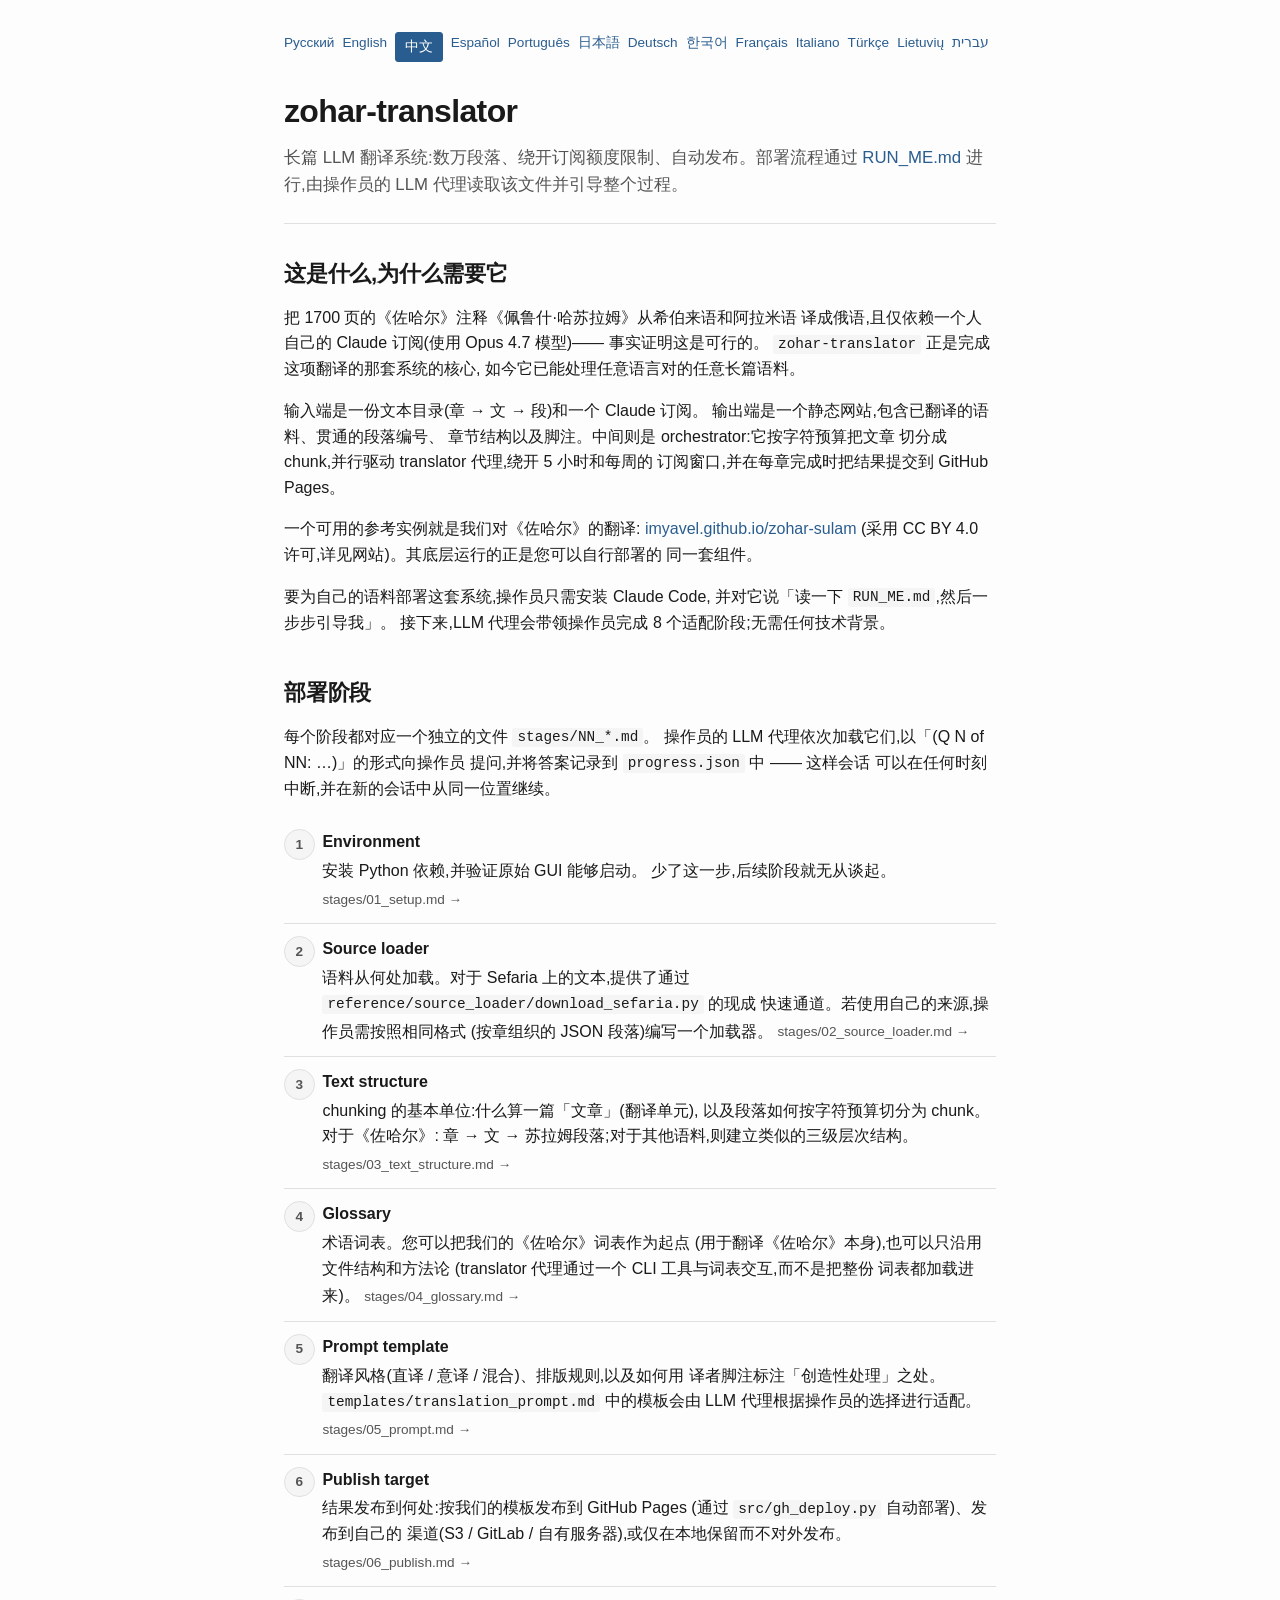
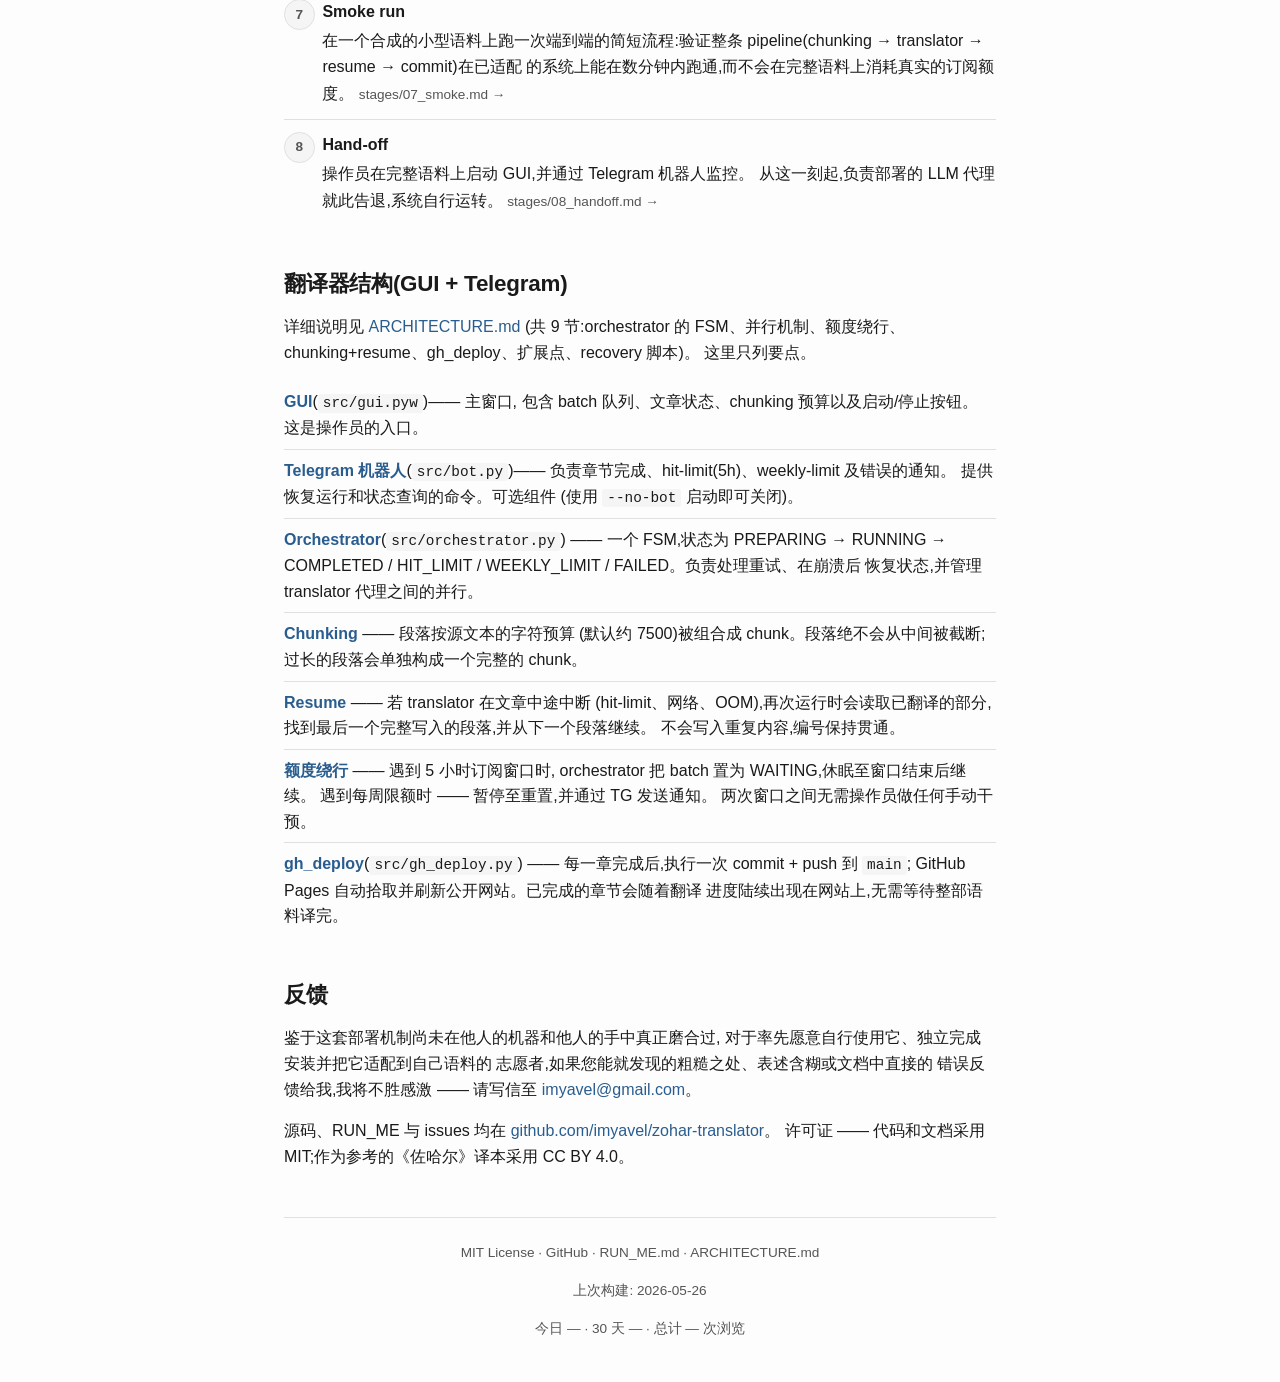
<file: docs/zh/index.html>
<!DOCTYPE html>
<html lang="zh">
<head>
  <meta charset="UTF-8">
  <meta name="viewport" content="width=device-width, initial-scale=1">
  <title>zohar-translator —— 长篇 LLM 翻译系统</title>
  <meta name="description" content="开源的长篇 LLM 翻译编排器。分块、批处理、绕开订阅额度限制、自动发布到 GitHub Pages。">
<!-- SEO-PATCH:BEGIN -->
  <link rel="canonical" href="https://imyavel.github.io/zohar-translator/zh/">
  <link rel="alternate" hreflang="ru" href="https://imyavel.github.io/zohar-translator/ru/">
  <link rel="alternate" hreflang="en" href="https://imyavel.github.io/zohar-translator/en/">
  <link rel="alternate" hreflang="zh" href="https://imyavel.github.io/zohar-translator/zh/">
  <link rel="alternate" hreflang="es" href="https://imyavel.github.io/zohar-translator/es/">
  <link rel="alternate" hreflang="pt" href="https://imyavel.github.io/zohar-translator/pt/">
  <link rel="alternate" hreflang="ja" href="https://imyavel.github.io/zohar-translator/ja/">
  <link rel="alternate" hreflang="de" href="https://imyavel.github.io/zohar-translator/de/">
  <link rel="alternate" hreflang="ko" href="https://imyavel.github.io/zohar-translator/ko/">
  <link rel="alternate" hreflang="fr" href="https://imyavel.github.io/zohar-translator/fr/">
  <link rel="alternate" hreflang="it" href="https://imyavel.github.io/zohar-translator/it/">
  <link rel="alternate" hreflang="tr" href="https://imyavel.github.io/zohar-translator/tr/">
  <link rel="alternate" hreflang="lt" href="https://imyavel.github.io/zohar-translator/lt/">
  <link rel="alternate" hreflang="he" href="https://imyavel.github.io/zohar-translator/he/">
  <link rel="alternate" hreflang="x-default" href="https://imyavel.github.io/zohar-translator/">
  <meta property="og:type" content="website">
  <meta property="og:url" content="https://imyavel.github.io/zohar-translator/zh/">
  <meta property="og:site_name" content="zohar-translator">
  <meta property="og:locale" content="zh_CN">
  <meta property="og:title" content="zohar-translator —— 长篇 LLM 翻译系统">
  <meta property="og:description" content="开源的长篇 LLM 翻译编排器。分块、批处理、绕开订阅额度限制、自动发布到 GitHub Pages。">
  <meta name="twitter:card" content="summary">
  <meta name="twitter:title" content="zohar-translator —— 长篇 LLM 翻译系统">
  <meta name="twitter:description" content="开源的长篇 LLM 翻译编排器。分块、批处理、绕开订阅额度限制、自动发布到 GitHub Pages。">
<!-- SEO-PATCH:END -->
  <link rel="stylesheet" href="../style.css">
  <script src="../lang.js" defer></script>
  <script data-goatcounter="https://zohar-translator.goatcounter.com/count" async src="//gc.zgo.at/count.js"></script>
</head>
<body>
  <div class="container">
    <header>
      <nav class="lang-switcher" aria-label="语言选择">
        <a href="../ru/" data-lang="ru">Русский</a>
        <a href="../en/" data-lang="en">English</a>
        <span class="current" aria-current="page">中文</span>
        <a href="../es/" data-lang="es">Español</a>
        <a href="../pt/" data-lang="pt">Português</a>
        <a href="../ja/" data-lang="ja">日本語</a>
        <a href="../de/" data-lang="de">Deutsch</a>
        <a href="../ko/" data-lang="ko">한국어</a>
        <a href="../fr/" data-lang="fr">Français</a>
        <a href="../it/" data-lang="it">Italiano</a>
        <a href="../tr/" data-lang="tr">Türkçe</a>
        <a href="../lt/" data-lang="lt">Lietuvių</a>
        <a href="../he/" data-lang="he">עברית</a>
      </nav>
      <h1>zohar-translator</h1>
      <p class="tagline">
        长篇 LLM 翻译系统:数万段落、绕开订阅额度限制、自动发布。部署流程通过
        <a href="https://github.com/imyavel/zohar-translator/blob/main/RUN_ME.md">RUN_ME.md</a>
        进行,由操作员的 LLM 代理读取该文件并引导整个过程。
      </p>
    </header>

    <main>
      <section id="what">
        <h2>这是什么,为什么需要它</h2>
        <p>
          把 1700 页的《佐哈尔》注释《佩鲁什·哈苏拉姆》从希伯来语和阿拉米语
          译成俄语,且仅依赖一个人自己的 Claude 订阅(使用 Opus 4.7 模型)—— 事实证明这是可行的。
          <code>zohar-translator</code> 正是完成这项翻译的那套系统的核心,
          如今它已能处理任意语言对的任意长篇语料。
        </p>
        <p>
          输入端是一份文本目录(章 → 文 → 段)和一个 Claude 订阅。
          输出端是一个静态网站,包含已翻译的语料、贯通的段落编号、
          章节结构以及脚注。中间则是 orchestrator:它按字符预算把文章
          切分成 chunk,并行驱动 translator 代理,绕开 5 小时和每周的
          订阅窗口,并在每章完成时把结果提交到 GitHub Pages。
        </p>
        <p>
          一个可用的参考实例就是我们对《佐哈尔》的翻译:
          <a href="http://imyavel.github.io/zohar-sulam/">imyavel.github.io/zohar-sulam</a>
          (采用 CC BY 4.0 许可,详见网站)。其底层运行的正是您可以自行部署的
          同一套组件。
        </p>
        <p>
          要为自己的语料部署这套系统,操作员只需安装 Claude Code,
          并对它说「读一下 <code>RUN_ME.md</code>,然后一步步引导我」。
          接下来,LLM 代理会带领操作员完成 8 个适配阶段;无需任何技术背景。
        </p>
      </section>

      <section id="stages">
        <h2>部署阶段</h2>
        <p>
          每个阶段都对应一个独立的文件 <code>stages/NN_*.md</code>。
          操作员的 LLM 代理依次加载它们,以「(Q N of NN: …)」的形式向操作员
          提问,并将答案记录到 <code>progress.json</code> 中 —— 这样会话
          可以在任何时刻中断,并在新的会话中从同一位置继续。
        </p>
        <ol class="stages">
          <li>
            <strong>Environment</strong>
            安装 Python 依赖,并验证原始 GUI 能够启动。
            少了这一步,后续阶段就无从谈起。
            <a class="stage-doc" href="https://github.com/imyavel/zohar-translator/blob/main/stages/01_setup.md">stages/01_setup.md →</a>
          </li>
          <li>
            <strong>Source loader</strong>
            语料从何处加载。对于 Sefaria 上的文本,提供了通过
            <code>reference/source_loader/download_sefaria.py</code> 的现成
            快速通道。若使用自己的来源,操作员需按照相同格式
            (按章组织的 JSON 段落)编写一个加载器。
            <a class="stage-doc" href="https://github.com/imyavel/zohar-translator/blob/main/stages/02_source_loader.md">stages/02_source_loader.md →</a>
          </li>
          <li>
            <strong>Text structure</strong>
            chunking 的基本单位:什么算一篇「文章」(翻译单元),
            以及段落如何按字符预算切分为 chunk。对于《佐哈尔》:
            章 → 文 → 苏拉姆段落;对于其他语料,则建立类似的三级层次结构。
            <a class="stage-doc" href="https://github.com/imyavel/zohar-translator/blob/main/stages/03_text_structure.md">stages/03_text_structure.md →</a>
          </li>
          <li>
            <strong>Glossary</strong>
            术语词表。您可以把我们的《佐哈尔》词表作为起点
            (用于翻译《佐哈尔》本身),也可以只沿用文件结构和方法论
            (translator 代理通过一个 CLI 工具与词表交互,而不是把整份
            词表都加载进来)。
            <a class="stage-doc" href="https://github.com/imyavel/zohar-translator/blob/main/stages/04_glossary.md">stages/04_glossary.md →</a>
          </li>
          <li>
            <strong>Prompt template</strong>
            翻译风格(直译 / 意译 / 混合)、排版规则,以及如何用
            译者脚注标注「创造性处理」之处。
            <code>templates/translation_prompt.md</code> 中的模板会由
            LLM 代理根据操作员的选择进行适配。
            <a class="stage-doc" href="https://github.com/imyavel/zohar-translator/blob/main/stages/05_prompt.md">stages/05_prompt.md →</a>
          </li>
          <li>
            <strong>Publish target</strong>
            结果发布到何处:按我们的模板发布到 GitHub Pages
            (通过 <code>src/gh_deploy.py</code> 自动部署)、发布到自己的
            渠道(S3 / GitLab / 自有服务器),或仅在本地保留而不对外发布。
            <a class="stage-doc" href="https://github.com/imyavel/zohar-translator/blob/main/stages/06_publish.md">stages/06_publish.md →</a>
          </li>
          <li>
            <strong>Smoke run</strong>
            在一个合成的小型语料上跑一次端到端的简短流程:验证整条
            pipeline(chunking → translator → resume → commit)在已适配
            的系统上能在数分钟内跑通,而不会在完整语料上消耗真实的订阅额度。
            <a class="stage-doc" href="https://github.com/imyavel/zohar-translator/blob/main/stages/07_smoke.md">stages/07_smoke.md →</a>
          </li>
          <li>
            <strong>Hand-off</strong>
            操作员在完整语料上启动 GUI,并通过 Telegram 机器人监控。
            从这一刻起,负责部署的 LLM 代理就此告退,系统自行运转。
            <a class="stage-doc" href="https://github.com/imyavel/zohar-translator/blob/main/stages/08_handoff.md">stages/08_handoff.md →</a>
          </li>
        </ol>
      </section>

      <section id="architecture">
        <h2>翻译器结构(GUI + Telegram)</h2>
        <p>
          详细说明见
          <a href="https://github.com/imyavel/zohar-translator/blob/main/ARCHITECTURE.md">ARCHITECTURE.md</a>
          (共 9 节:orchestrator 的 FSM、并行机制、额度绕行、
          chunking+resume、gh_deploy、扩展点、recovery 脚本)。
          这里只列要点。
        </p>
        <ul class="arch">
          <li>
            <strong>GUI</strong>(<code>src/gui.pyw</code>)—— 主窗口,
            包含 batch 队列、文章状态、chunking 预算以及启动/停止按钮。
            这是操作员的入口。
          </li>
          <li>
            <strong>Telegram 机器人</strong>(<code>src/bot.py</code>)——
            负责章节完成、hit-limit(5h)、weekly-limit 及错误的通知。
            提供恢复运行和状态查询的命令。可选组件
            (使用 <code>--no-bot</code> 启动即可关闭)。
          </li>
          <li>
            <strong>Orchestrator</strong>(<code>src/orchestrator.py</code>)
            —— 一个 FSM,状态为 PREPARING → RUNNING → COMPLETED /
            HIT_LIMIT / WEEKLY_LIMIT / FAILED。负责处理重试、在崩溃后
            恢复状态,并管理 translator 代理之间的并行。
          </li>
          <li>
            <strong>Chunking</strong> —— 段落按源文本的字符预算
            (默认约 7500)被组合成 chunk。段落绝不会从中间被截断;
            过长的段落会单独构成一个完整的 chunk。
          </li>
          <li>
            <strong>Resume</strong> —— 若 translator 在文章中途中断
            (hit-limit、网络、OOM),再次运行时会读取已翻译的部分,
            找到最后一个完整写入的段落,并从下一个段落继续。
            不会写入重复内容,编号保持贯通。
          </li>
          <li>
            <strong>额度绕行</strong> —— 遇到 5 小时订阅窗口时,
            orchestrator 把 batch 置为 WAITING,休眠至窗口结束后继续。
            遇到每周限额时 —— 暂停至重置,并通过 TG 发送通知。
            两次窗口之间无需操作员做任何手动干预。
          </li>
          <li>
            <strong>gh_deploy</strong>(<code>src/gh_deploy.py</code>)
            —— 每一章完成后,执行一次 commit + push 到 <code>main</code>;
            GitHub Pages 自动拾取并刷新公开网站。已完成的章节会随着翻译
            进度陆续出现在网站上,无需等待整部语料译完。
          </li>
        </ul>
      </section>

      <section id="contact">
        <h2>反馈</h2>
        <p>
          鉴于这套部署机制尚未在他人的机器和他人的手中真正磨合过,
          对于率先愿意自行使用它、独立完成安装并把它适配到自己语料的
          志愿者,如果您能就发现的粗糙之处、表述含糊或文档中直接的
          错误反馈给我,我将不胜感激 —— 请写信至
          <a href="mailto:imyavel@gmail.com">imyavel@gmail.com</a>。
        </p>
        <p>
          源码、RUN_ME 与 issues 均在
          <a href="https://github.com/imyavel/zohar-translator">github.com/imyavel/zohar-translator</a>。
          许可证 —— 代码和文档采用 MIT;作为参考的《佐哈尔》译本采用
          CC BY 4.0。
        </p>
      </section>
    </main>

    <footer>
      <p>
        MIT License ·
        <a href="https://github.com/imyavel/zohar-translator">GitHub</a> ·
        <a href="https://github.com/imyavel/zohar-translator/blob/main/RUN_ME.md">RUN_ME.md</a> ·
        <a href="https://github.com/imyavel/zohar-translator/blob/main/ARCHITECTURE.md">ARCHITECTURE.md</a>
      </p>
      <!-- BUILD-DATE:BEGIN -->
      <p class="build-date">上次构建: <time datetime="2026-05-26">2026-05-26</time></p>
      <!-- BUILD-DATE:END -->
      <p class="stats-inline">— · — · —</p>
      <script src="../stats.js" defer></script>
    </footer>
  </div>
</body>
</html>
</file>
<file: docs/style.css>
:root {
  --fg: #1a1a1a;
  --fg-muted: #555;
  --bg: #fdfdfd;
  --bg-alt: #f5f5f5;
  --accent: #2a5d8f;
  --border: #e0e0e0;
  --max-w: 760px;
}

@media (prefers-color-scheme: dark) {
  :root {
    --fg: #e8e8e8;
    --fg-muted: #a0a0a0;
    --bg: #1a1a1a;
    --bg-alt: #252525;
    --accent: #6ba8d6;
    --border: #3a3a3a;
  }
}

* { box-sizing: border-box; }

html { font-size: 16px; }

body {
  margin: 0;
  font-family: -apple-system, BlinkMacSystemFont, "Segoe UI", Roboto, "Helvetica Neue", Arial, sans-serif;
  font-size: 1rem;
  line-height: 1.6;
  color: var(--fg);
  background: var(--bg);
}

.container {
  max-width: var(--max-w);
  margin: 0 auto;
  padding: 2rem 1.5rem;
}

header {
  border-bottom: 1px solid var(--border);
  margin-bottom: 2rem;
  padding-bottom: 1.5rem;
}

.lang-switcher {
  display: flex;
  flex-wrap: wrap;
  gap: 0.5rem;
  font-size: 0.85rem;
  margin-bottom: 1.5rem;
}

.lang-switcher span {
  padding: 0.2rem 0.55rem;
  border-radius: 3px;
  border: 1px solid var(--border);
}

.lang-switcher .current {
  background: var(--accent);
  color: #fff;
  border-color: var(--accent);
  font-weight: 500;
}

.lang-switcher .disabled {
  color: var(--fg-muted);
  opacity: 0.55;
  cursor: not-allowed;
}

h1 {
  font-size: 2rem;
  margin: 0 0 0.5rem;
  letter-spacing: -0.02em;
}

.tagline {
  color: var(--fg-muted);
  font-size: 1.05rem;
  margin: 0;
}

.tagline a {
  color: var(--accent);
}

main section {
  margin-bottom: 2.5rem;
}

h2 {
  font-size: 1.4rem;
  margin: 0 0 0.8rem;
  letter-spacing: -0.01em;
}

h3 {
  font-size: 1.1rem;
  margin: 1.5rem 0 0.5rem;
}

p { margin: 0 0 1rem; }

a {
  color: var(--accent);
  text-decoration: none;
}

a:hover { text-decoration: underline; }

ol.stages {
  list-style: none;
  padding: 0;
  counter-reset: stage;
}

ol.stages li {
  counter-increment: stage;
  padding: 0.75rem 0 0.75rem 2.4rem;
  border-bottom: 1px solid var(--border);
  position: relative;
}

ol.stages li:last-child { border-bottom: none; }

ol.stages li::before {
  content: counter(stage);
  position: absolute;
  left: 0;
  top: 0.75rem;
  width: 1.8rem;
  height: 1.8rem;
  background: var(--bg-alt);
  border: 1px solid var(--border);
  border-radius: 50%;
  display: flex;
  align-items: center;
  justify-content: center;
  font-size: 0.85rem;
  font-weight: 600;
  color: var(--fg-muted);
}

ol.stages strong {
  display: block;
  margin-bottom: 0.2rem;
}

ol.stages .stage-doc {
  font-size: 0.85rem;
  color: var(--fg-muted);
  display: inline-block;
  margin-top: 0.3rem;
}

ul.arch {
  list-style: none;
  padding: 0;
}

ul.arch li {
  padding: 0.5rem 0;
  border-bottom: 1px solid var(--border);
}

ul.arch li:last-child { border-bottom: none; }

ul.arch strong {
  color: var(--accent);
}

code, pre {
  font-family: "SF Mono", Menlo, Consolas, monospace;
  font-size: 0.9em;
  background: var(--bg-alt);
}

code {
  padding: 0.1em 0.35em;
  border-radius: 3px;
}

pre {
  padding: 1rem;
  border-radius: 5px;
  overflow-x: auto;
  border: 1px solid var(--border);
}

blockquote {
  margin: 1rem 0;
  padding: 0.5rem 0 0.5rem 1rem;
  border-left: 3px solid var(--accent);
  color: var(--fg-muted);
  font-style: italic;
}

footer {
  margin-top: 3rem;
  padding-top: 1.5rem;
  border-top: 1px solid var(--border);
  font-size: 0.85rem;
  color: var(--fg-muted);
  text-align: center;
}

footer a { color: var(--fg-muted); }
footer .stats-inline { margin-top: 0.6rem; font-size: 0.85rem; }
footer .stats-inline .num { color: #888; font-variant-numeric: tabular-nums; }
</file>
